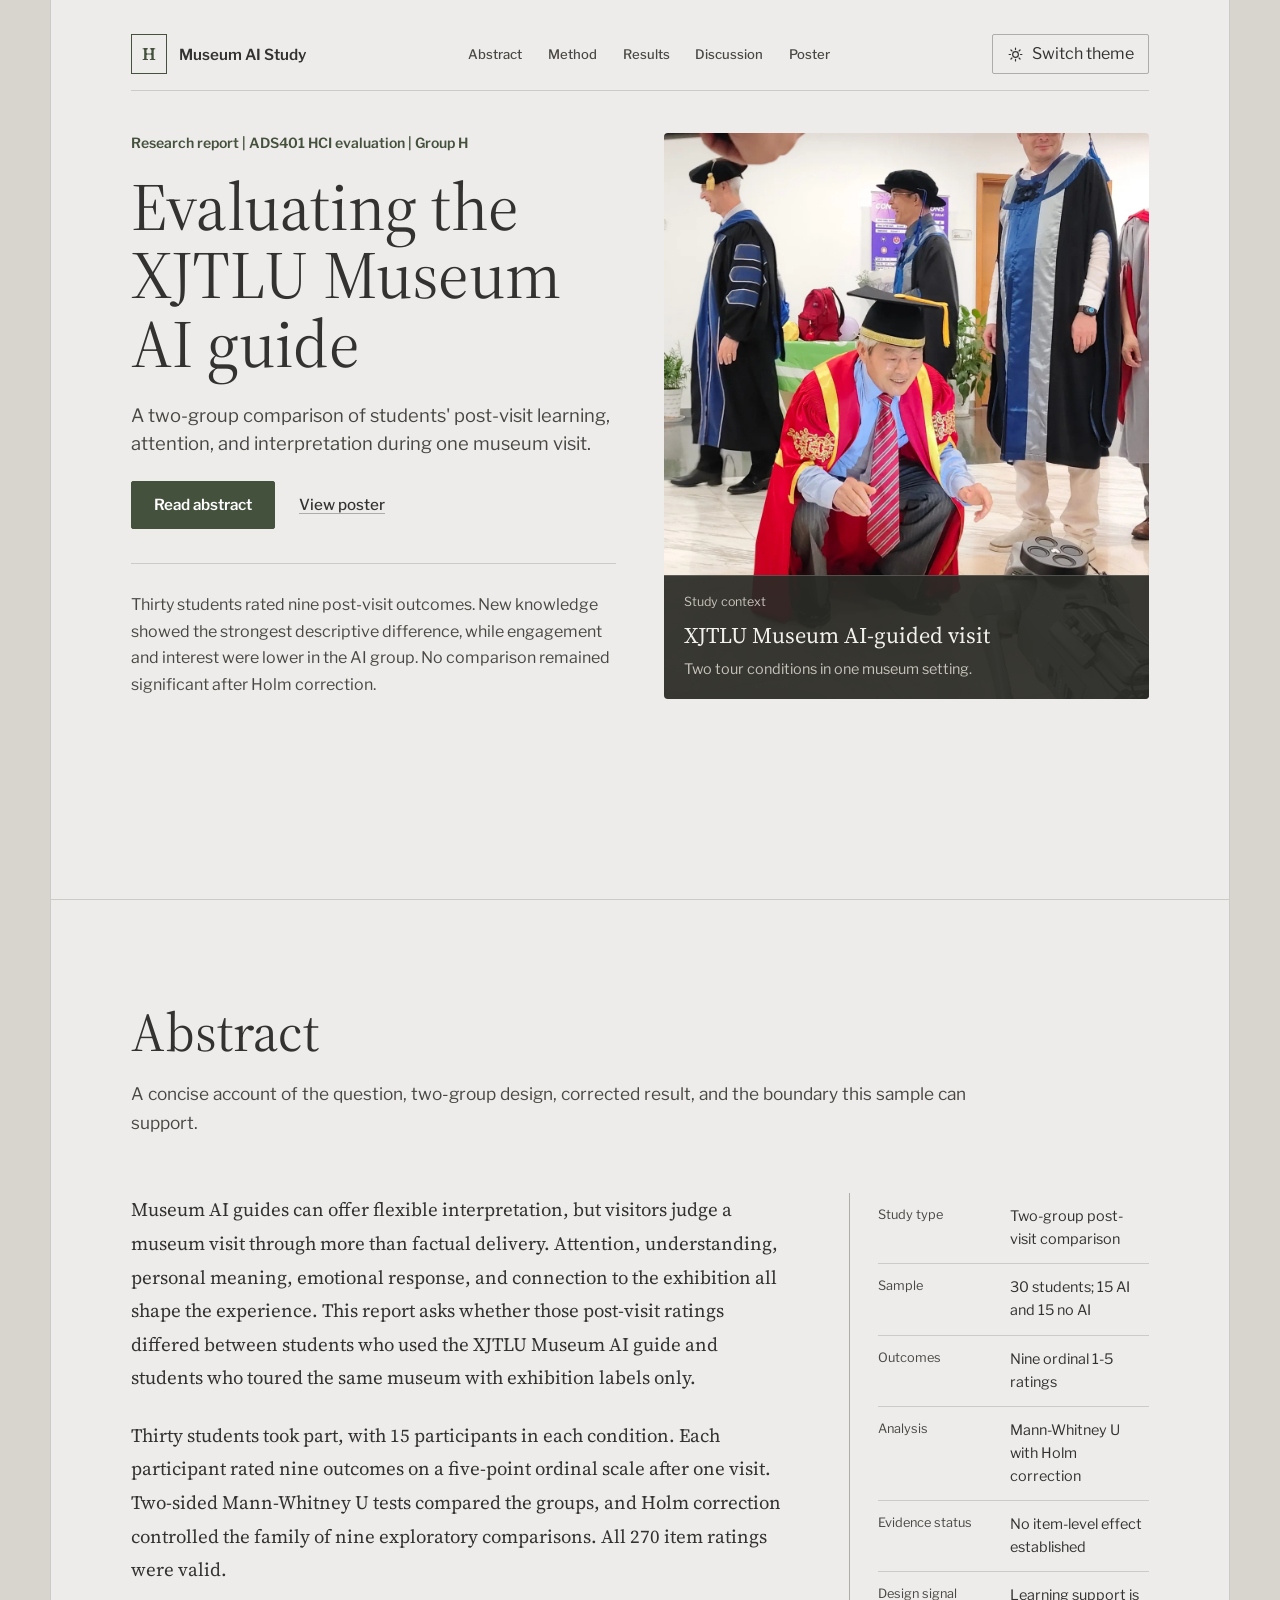
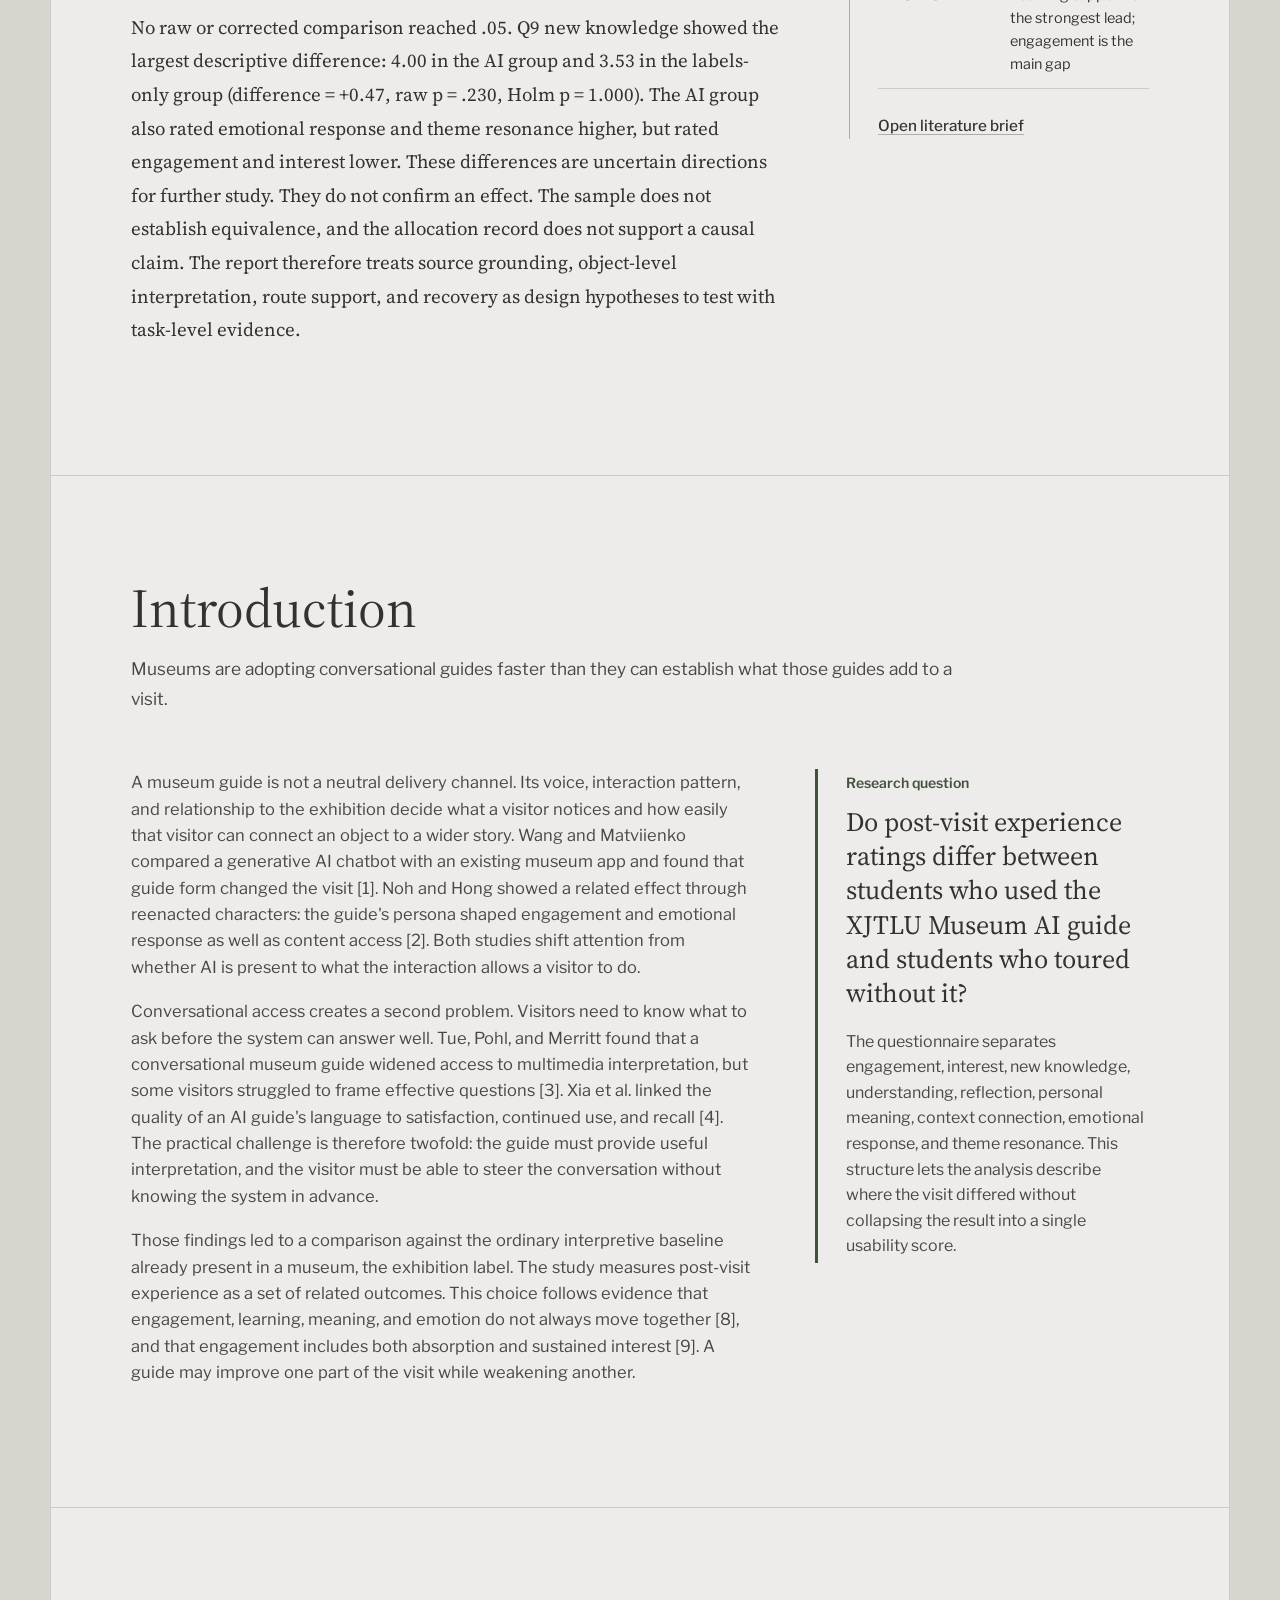
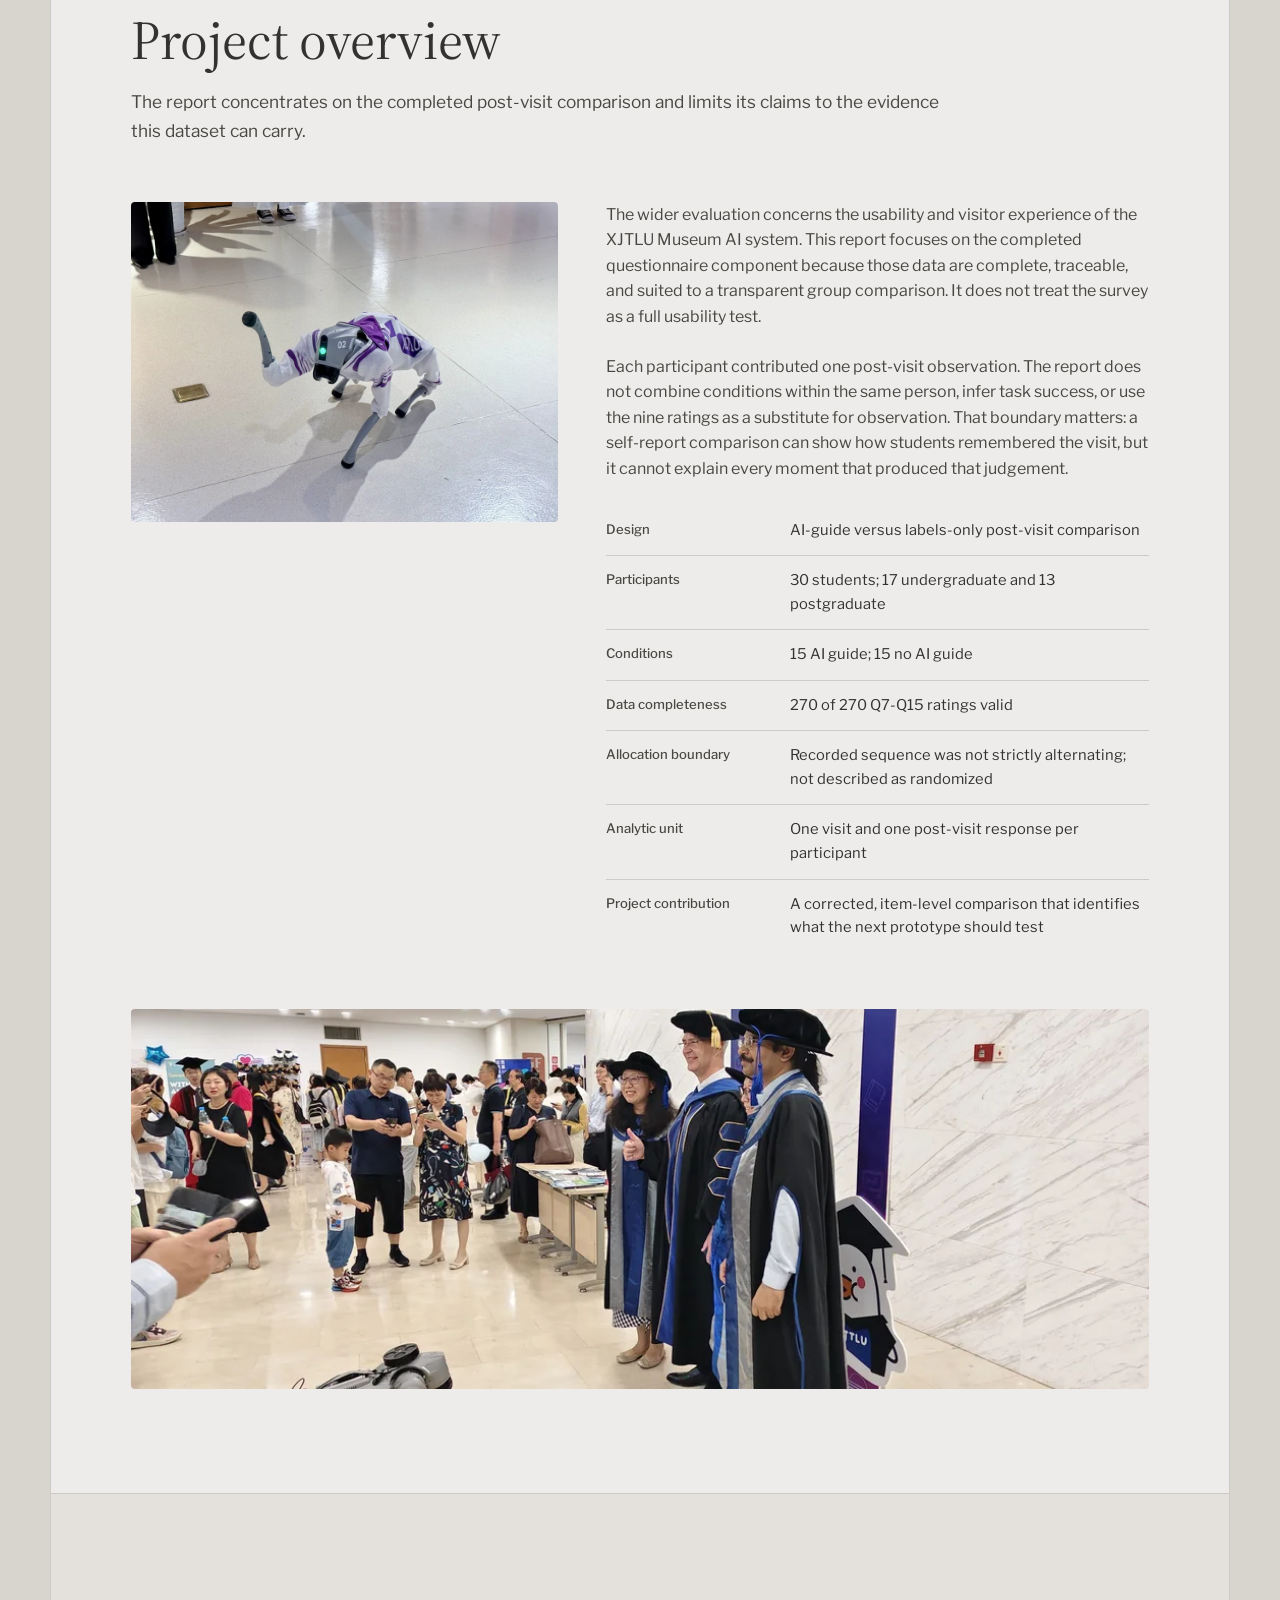
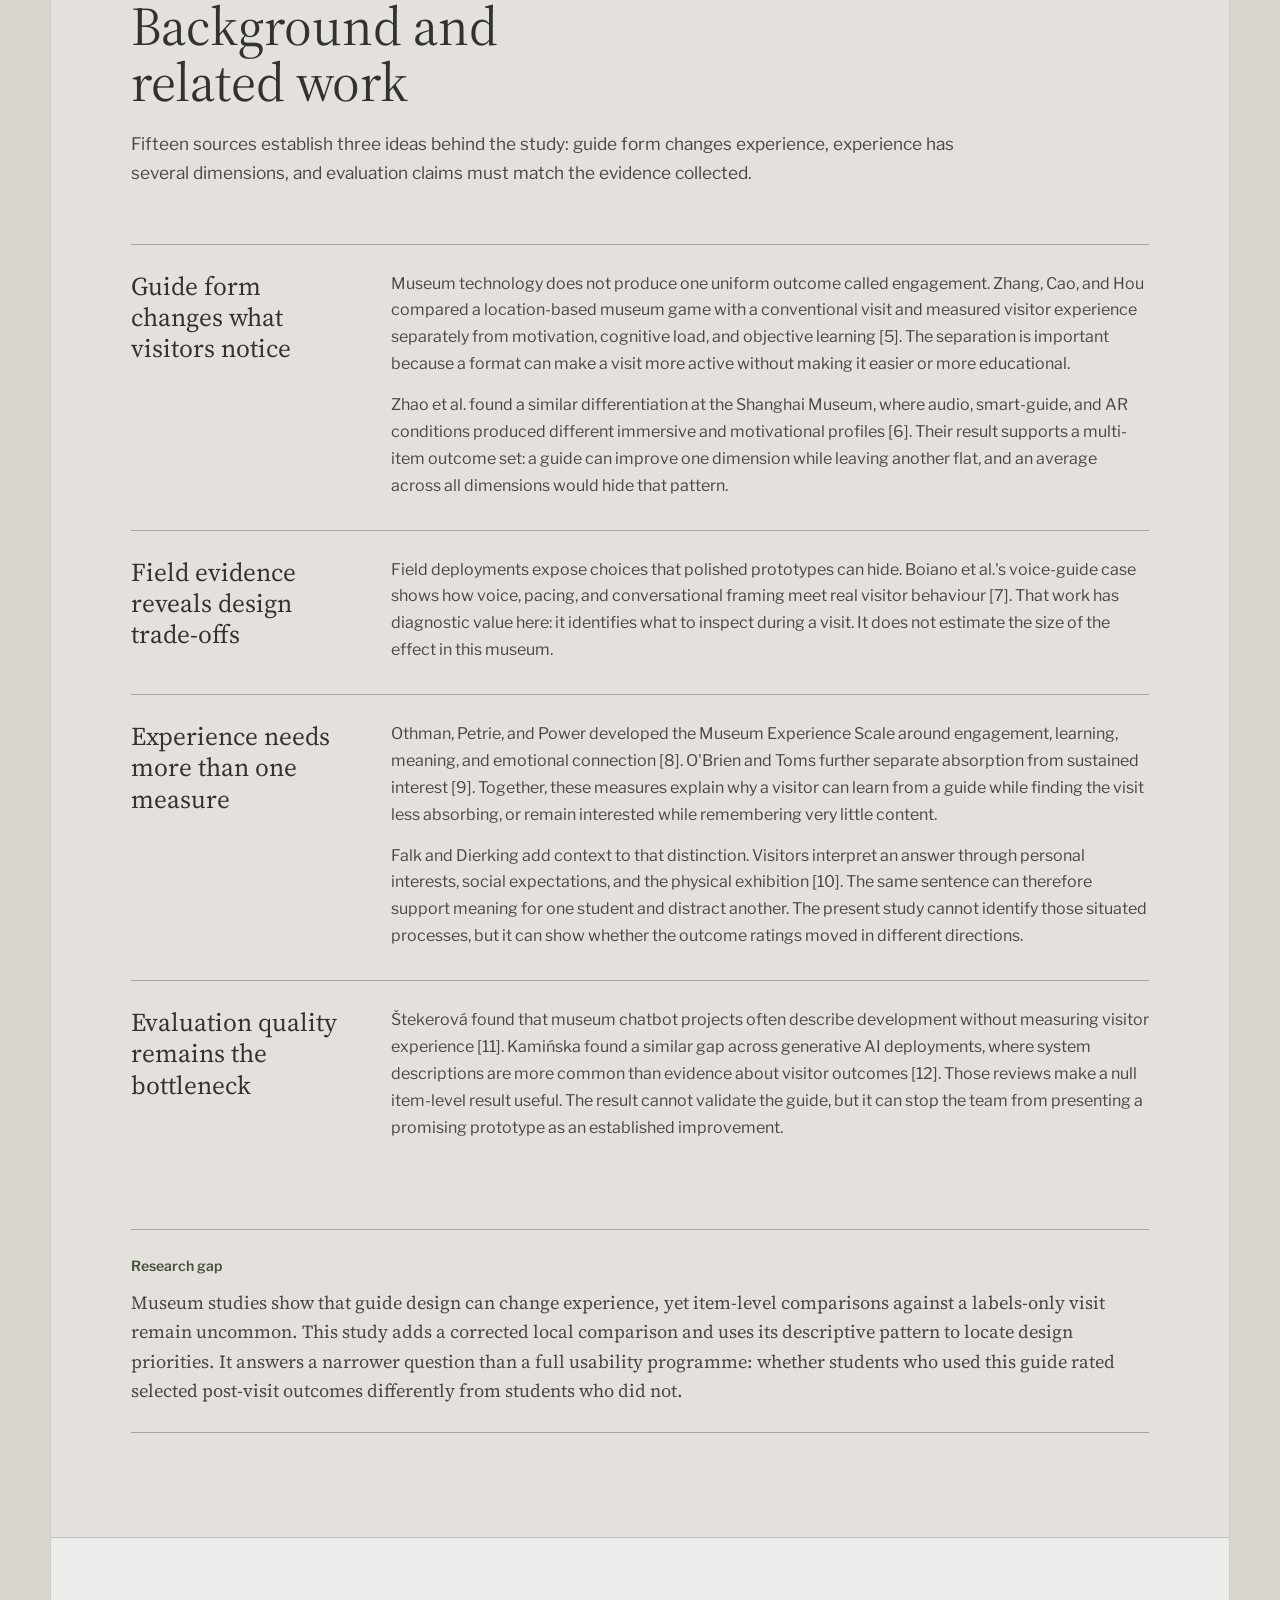
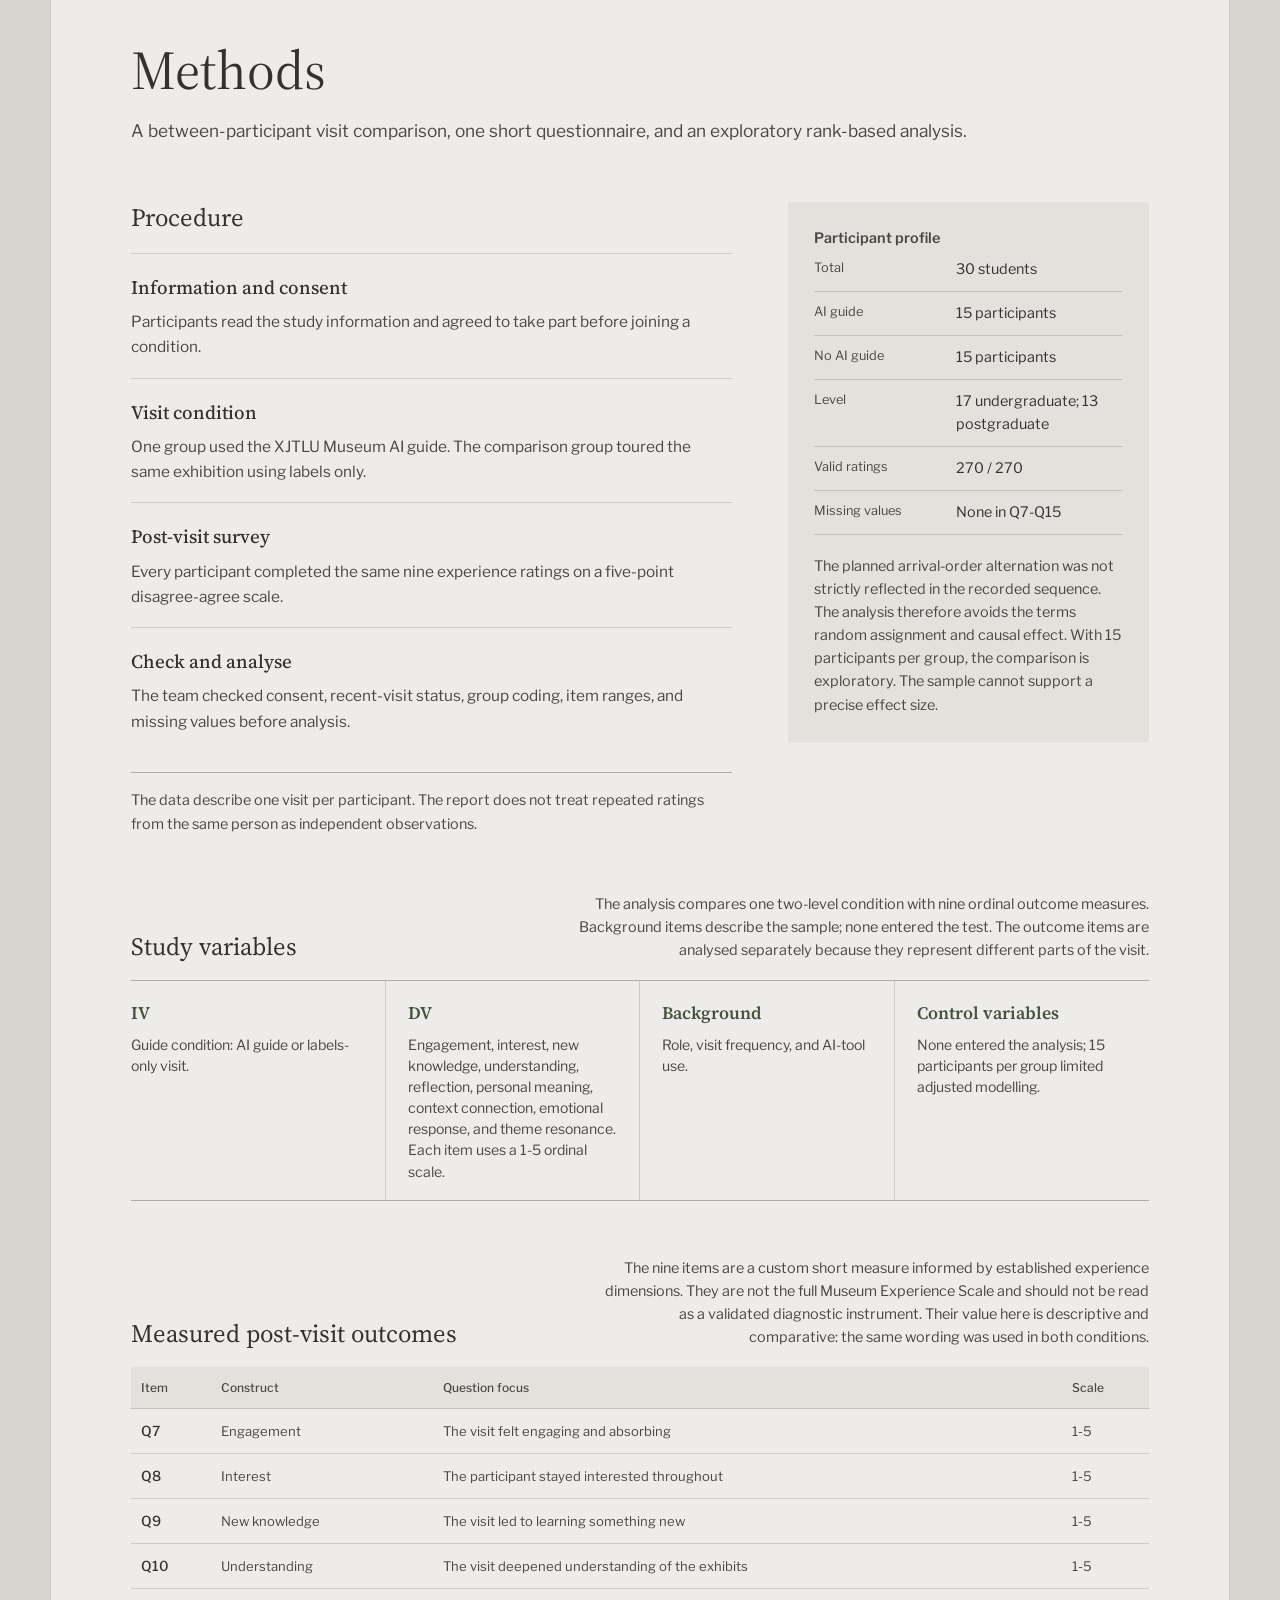
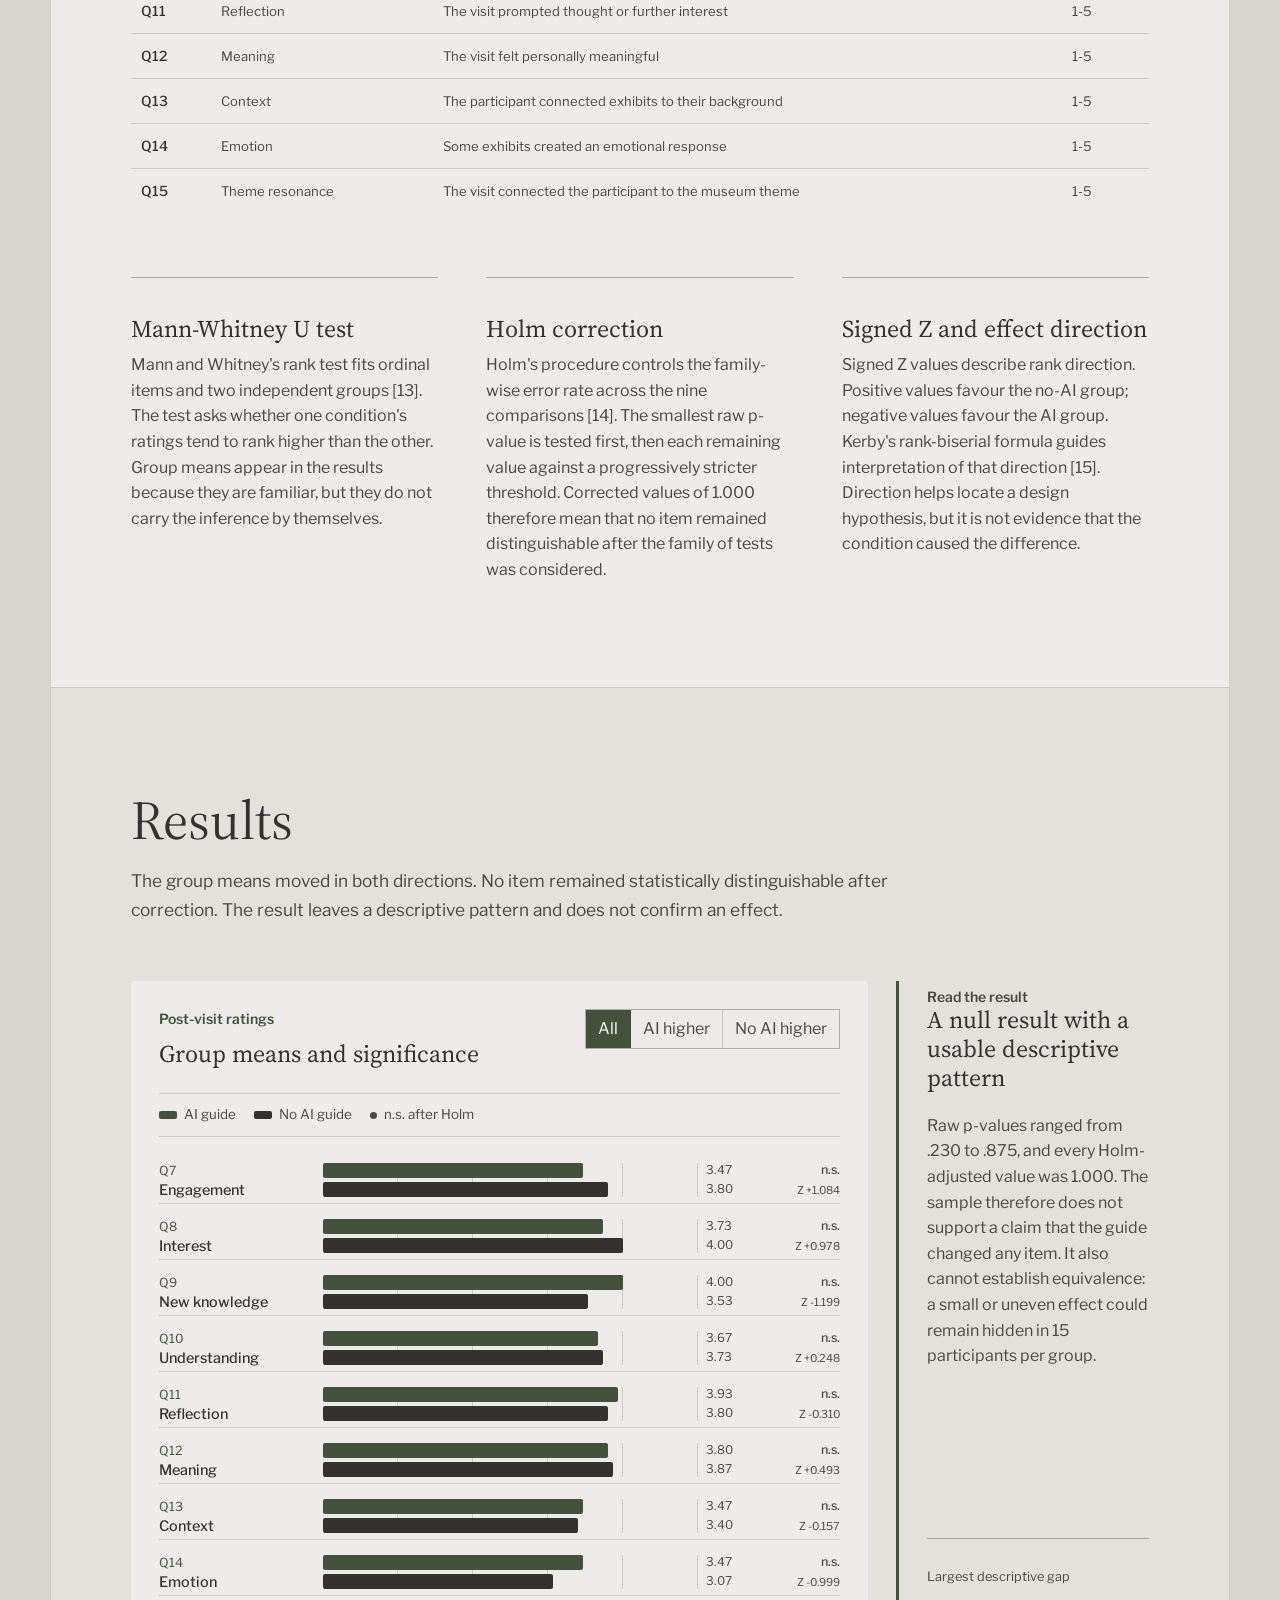
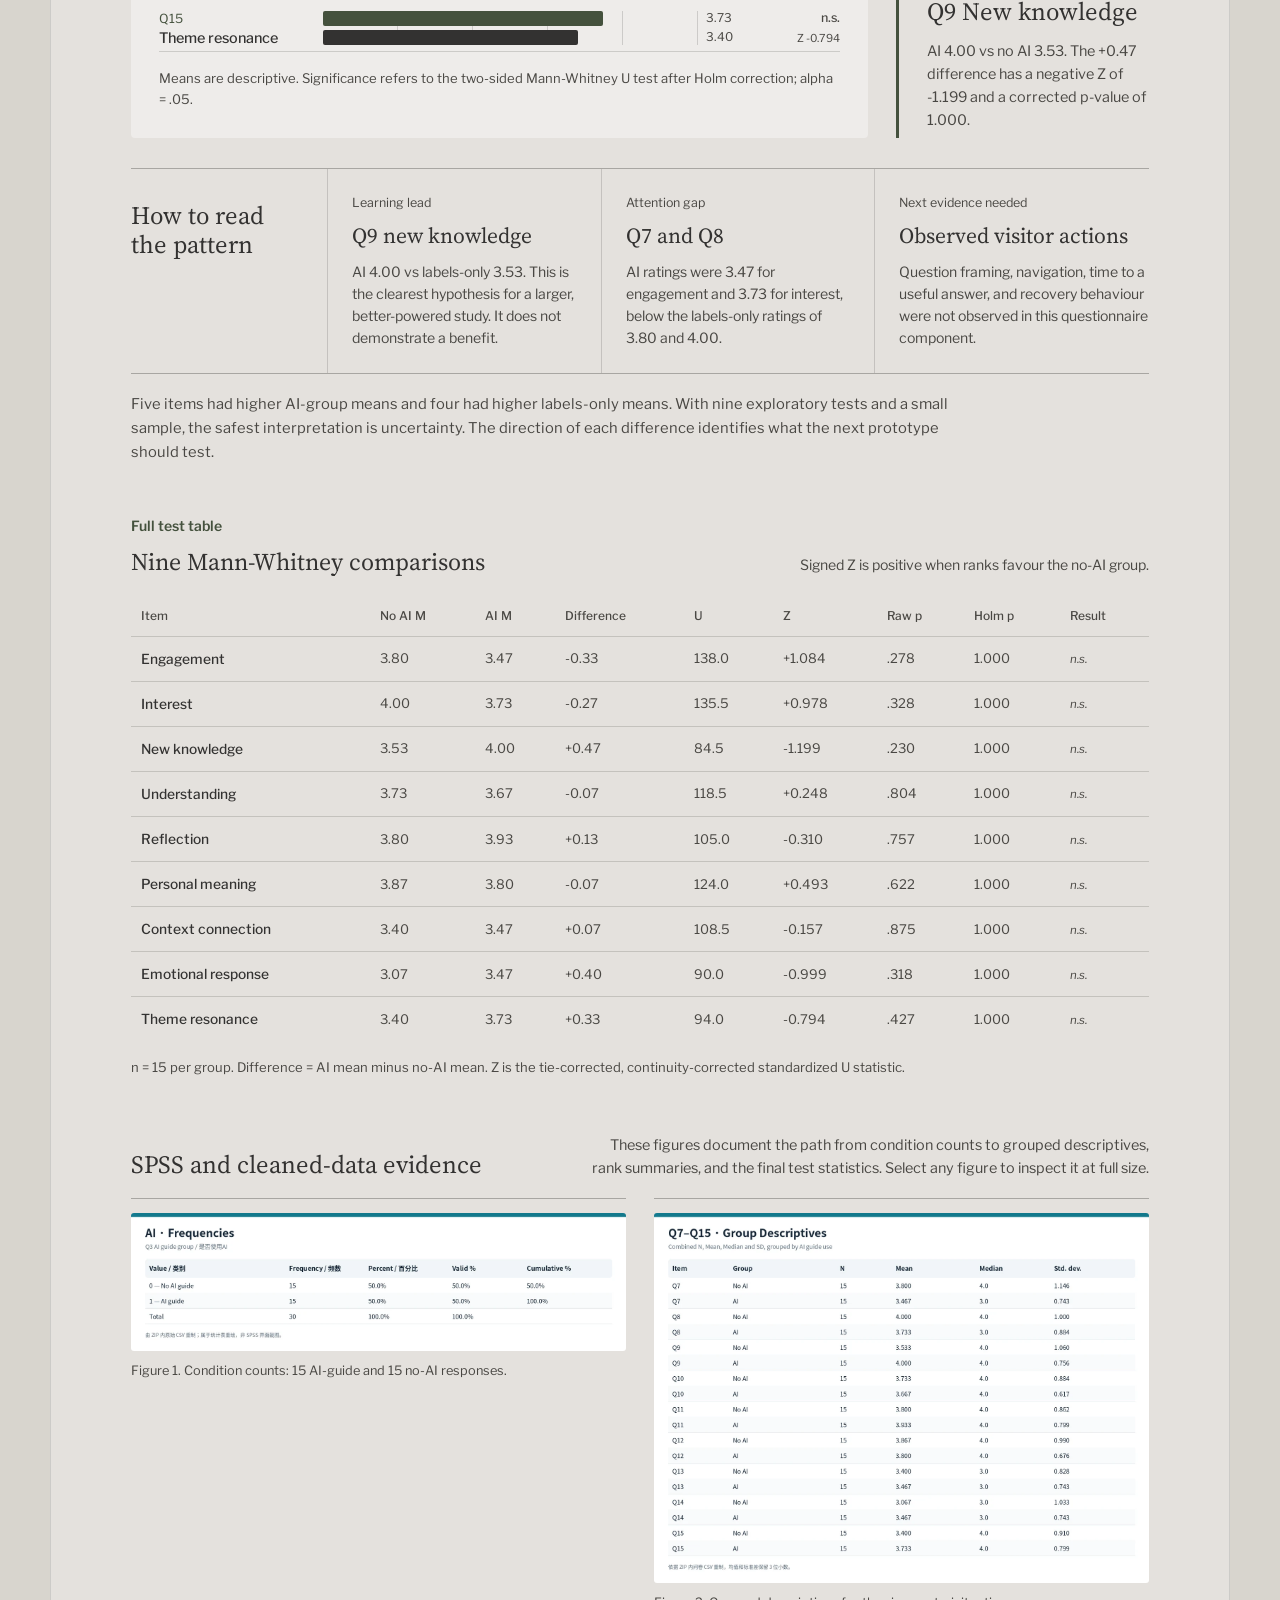
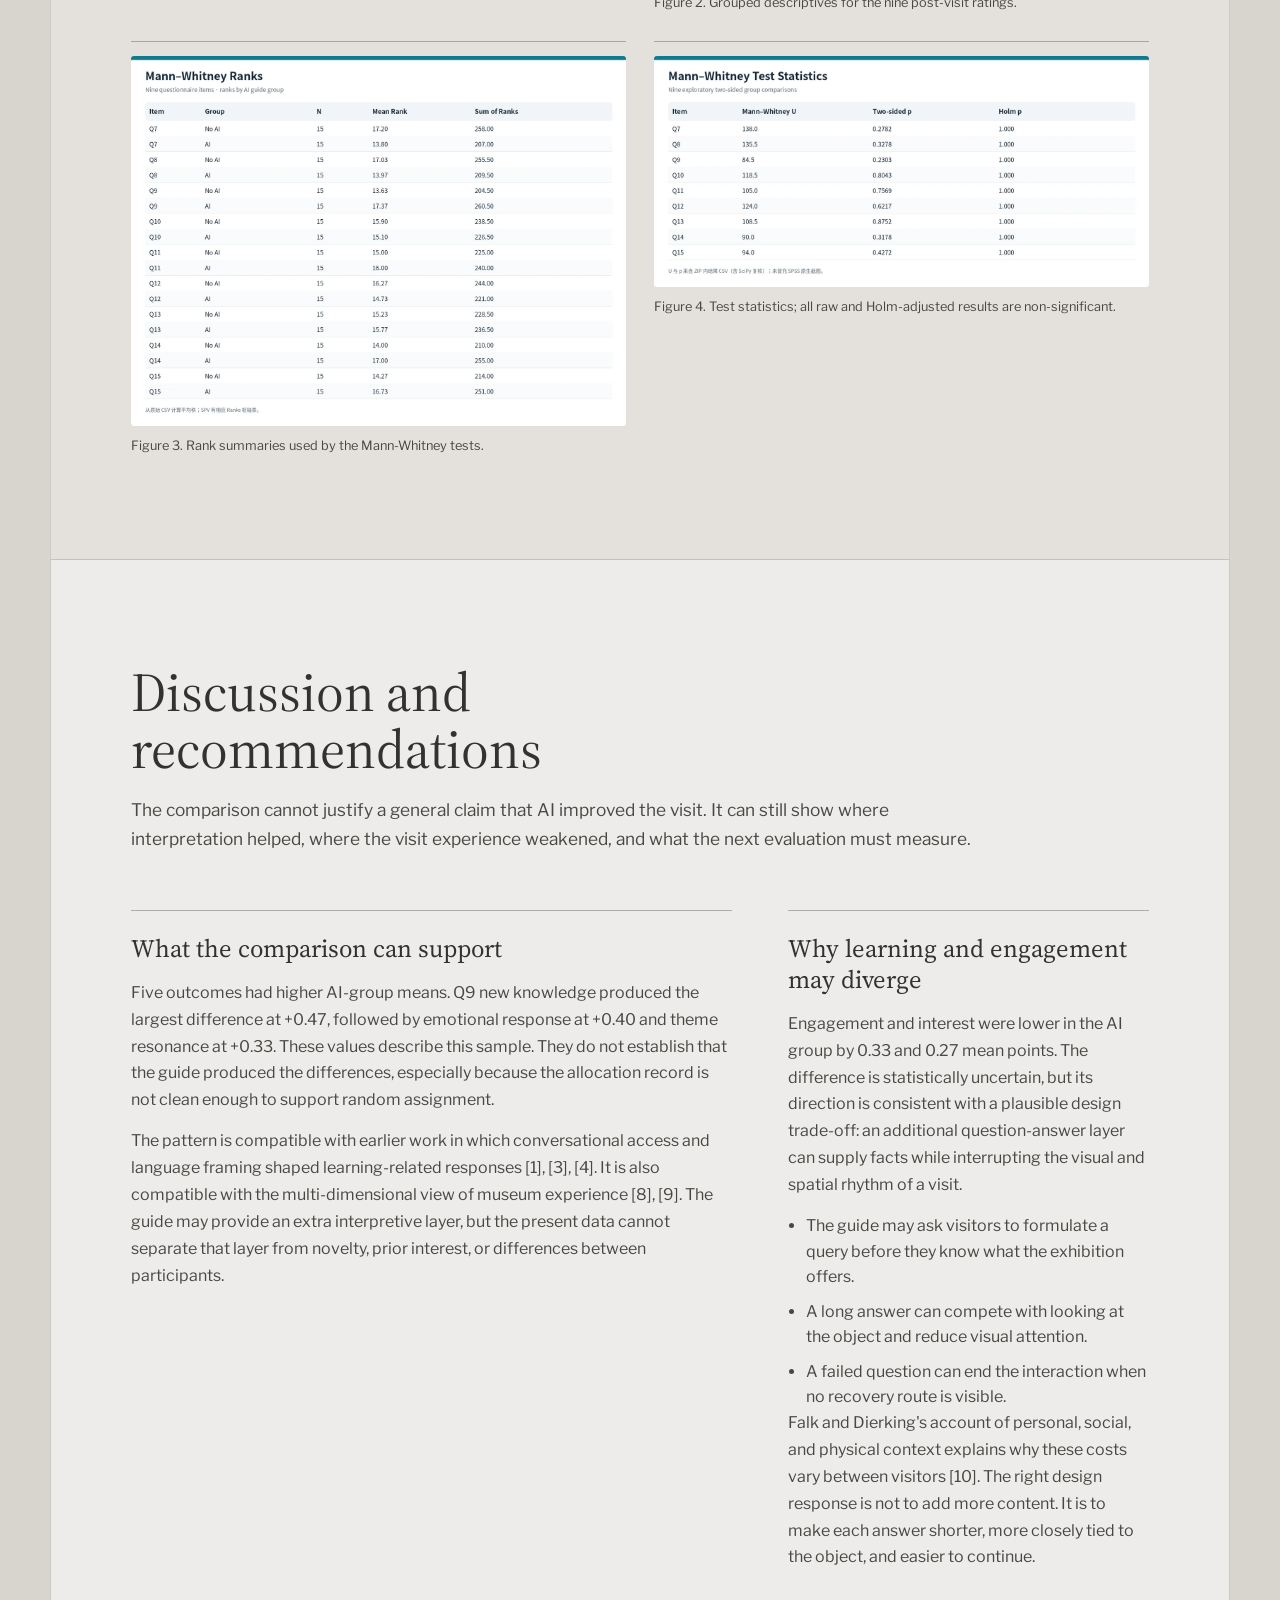
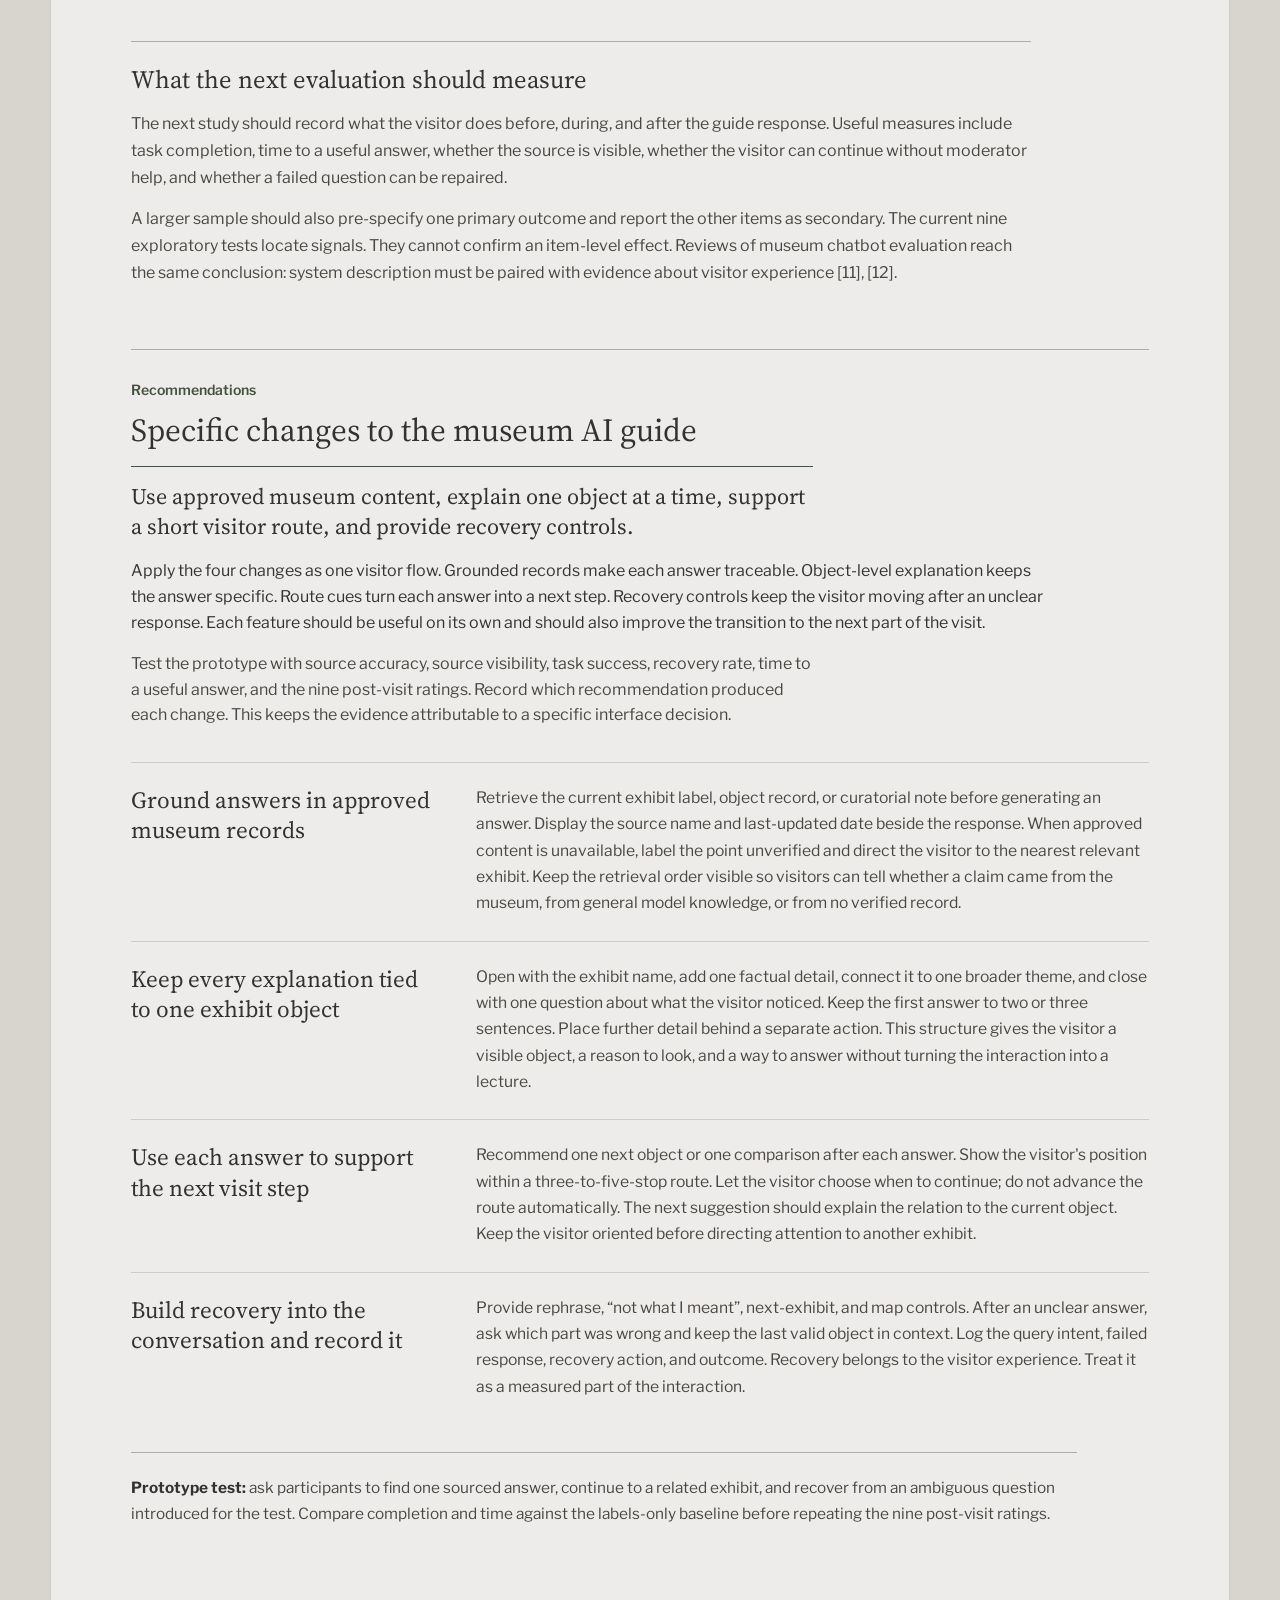
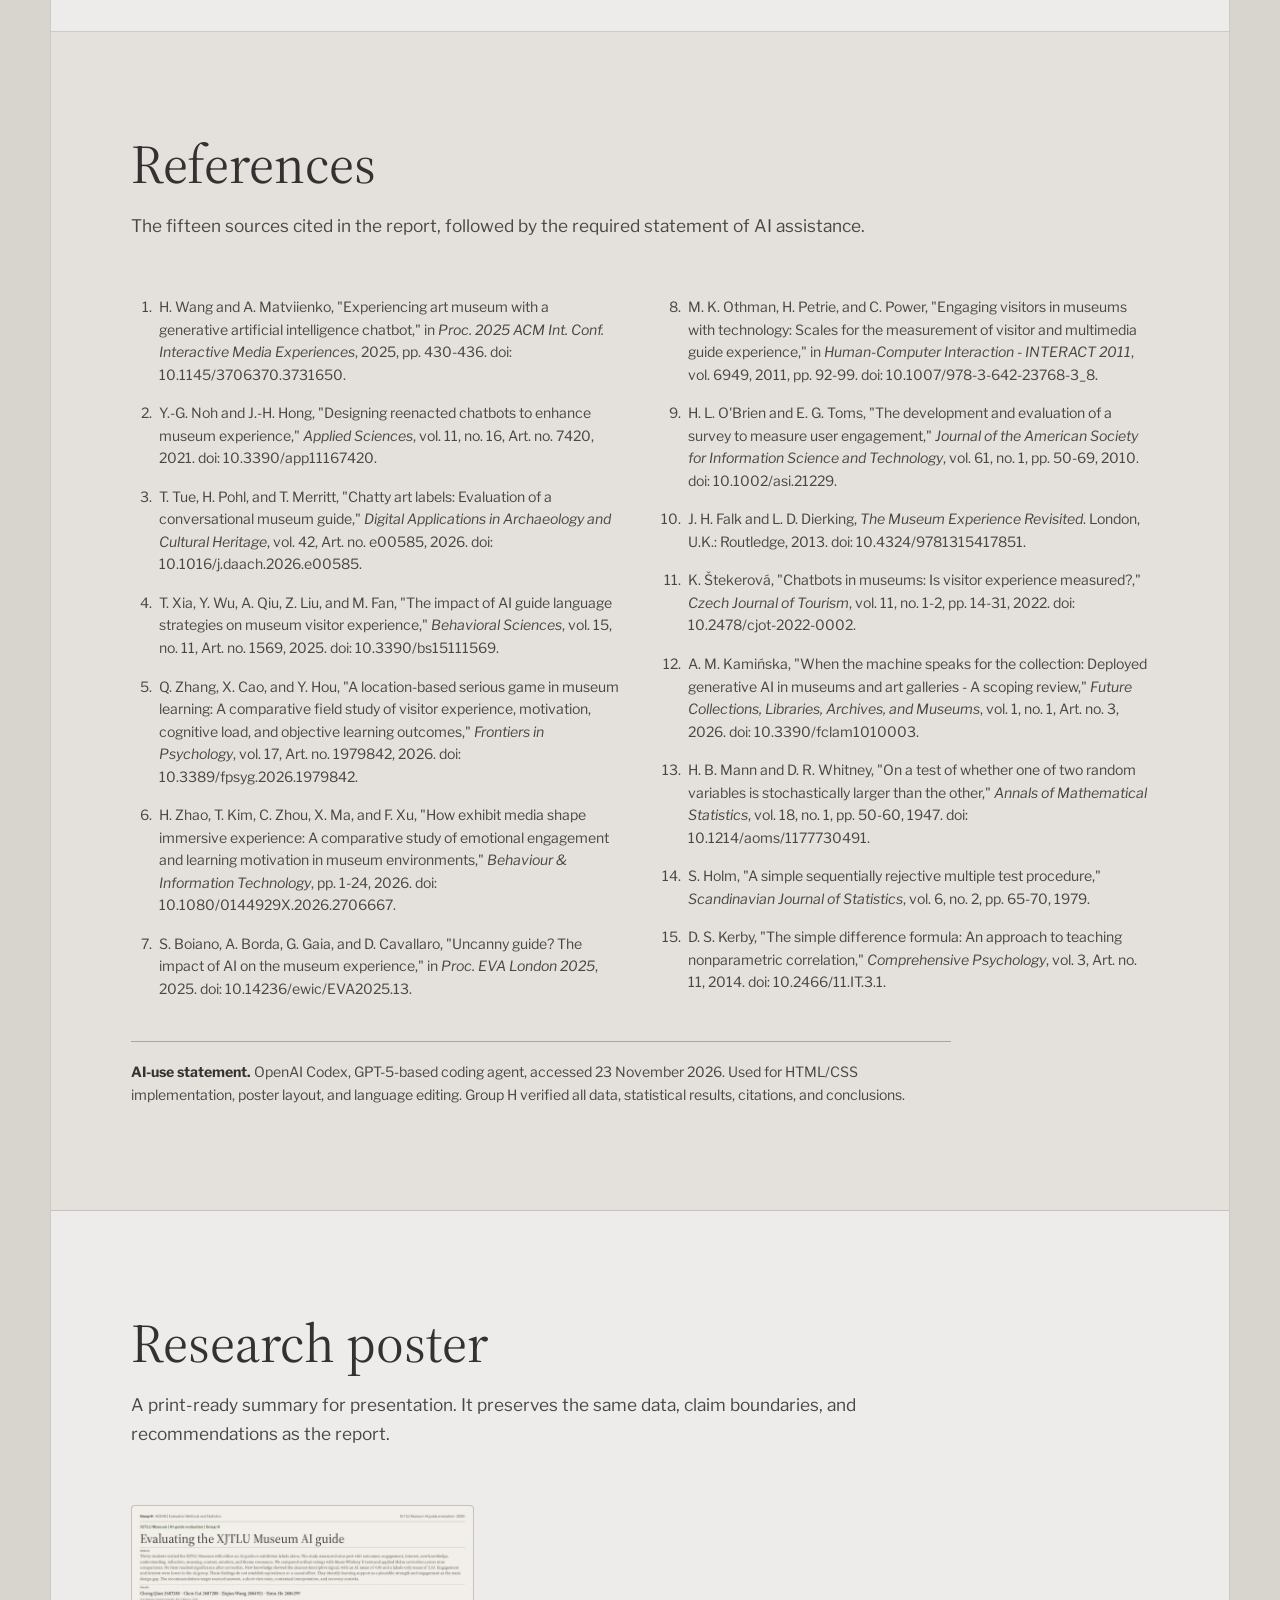
<file: index.html>
<!doctype html>
<html lang="en" data-theme="light" data-type="service" data-radius="soft" data-buttons="solid">
  <head>
    <meta charset="utf-8" />
    <meta name="viewport" content="width=device-width, initial-scale=1, viewport-fit=cover" />
    <meta name="page-type" content="service" />
    <meta name="site-kind" content="other" />
    <meta name="page-kind" content="service" />
    <meta
      name="description"
      content="A 30-student ADS401 evaluation of the XJTLU Museum AI guide, with literature, methods, corrected results, design recommendations, poster, and bilingual questionnaire."
    />
    <meta name="theme-color" content="#eeecea" />
    <meta property="og:title" content="Evaluating the XJTLU Museum AI Guide" />
    <meta
      property="og:description"
      content="A two-group evaluation of the XJTLU Museum AI guide, reported with literature, SPSS evidence, and a cautious discussion of the null item-level result."
    />
    <meta property="og:type" content="article" />
    <meta property="og:image" content="https://kinger-ai.github.io/assets/museum-ai-guide-hero.webp" />
    <meta name="twitter:card" content="summary_large_image" />
    <link rel="canonical" href="https://kinger-ai.github.io/" />
    <title>Evaluating the XJTLU Museum AI Guide | ADS401 Group H</title>
    <link rel="icon" href="./favicon.svg" type="image/svg+xml" />
    <link rel="preconnect" href="https://fonts.googleapis.com" />
    <link rel="preconnect" href="https://fonts.gstatic.com" crossorigin />
    <link
      href="https://fonts.googleapis.com/css2?family=Source+Serif+4:opsz,wght@8..60,400..700&family=Libre+Franklin:wght@400..600&display=swap"
      rel="stylesheet"
    />
    <script>
      document.documentElement.classList.add("js");
      window.setTimeout(() => document.documentElement.classList.add("m-enter-done"), 700);
    </script>
    <link rel="stylesheet" href="./report.css" />
    <script defer src="./report.js"></script>
  </head>
  <body>
    <a class="skip-link" href="#main">Skip to content</a>
    <main id="main">
      <section class="hero" id="top">
        <div class="wrap">
          <div class="report-masthead">
            <a class="brand" href="#top" aria-label="ADS401 Group H, back to top">
              <span class="brand-mark" aria-hidden="true">H</span>
              <span class="brand-text"><strong>Museum AI Study</strong></span>
            </a>
            <nav class="report-nav" aria-label="Report sections">
              <a href="#abstract">Abstract</a>
              <a href="#methods">Method</a>
              <a href="#results">Results</a>
              <a href="#discussion">Discussion</a>
              <a href="#poster">Poster</a>
            </nav>
            <button class="theme-button" id="theme-toggle" type="button" aria-label="Switch to dark theme" aria-pressed="false">
              <svg viewBox="0 0 24 24" fill="none" aria-hidden="true">
                <path d="M12 3v2M12 19v2M3 12h2M19 12h2M5.6 5.6 7 7M17 17l1.4 1.4M18.4 5.6 17 7M7 17l-1.4 1.4" />
                <circle cx="12" cy="12" r="4" />
              </svg>
              <span id="theme-label">Switch theme</span>
            </button>
          </div>

          <div class="hero-grid">
            <div class="hero-copy hero-text">
              <p class="eyebrow">Research report | ADS401 HCI evaluation | Group H</p>
              <h1>Evaluating the XJTLU Museum AI guide</h1>
              <p class="hero-lead">
                A two-group comparison of students' post-visit learning, attention, and
                interpretation during one museum visit.
              </p>
              <div class="hero-actions">
                <a class="button" href="#abstract">Read abstract</a>
                <a class="text-link" href="#poster">View poster</a>
              </div>
              <p class="hero-result-line">
                Thirty students rated nine post-visit outcomes. New knowledge showed the strongest
                descriptive difference, while engagement and interest were lower in the AI group.
                No comparison remained significant after Holm correction.
              </p>
            </div>

            <figure class="hero-media">
              <img
                src="./assets/museum-ai-guide-hero.webp"
                width="1200"
                height="1400"
                alt="The XJTLU Museum AI Dog tour project in the museum"
                fetchpriority="high"
              />
              <div class="media-note">
                <span>Study context</span>
                <strong>XJTLU Museum AI-guided visit</strong>
                <p>Two tour conditions in one museum setting.</p>
              </div>
            </figure>
          </div>
        </div>
      </section>

      <section class="section section--flow" id="abstract">
        <div class="wrap">
          <header class="paper-heading">
            <div>
              <h2>Abstract</h2>
              <p>
                A concise account of the question, two-group design, corrected result, and the
                boundary this sample can support.
              </p>
            </div>
          </header>

          <div class="abstract-layout">
            <article class="paper-abstract">
              <p>
                Museum AI guides can offer flexible interpretation, but visitors judge a museum
                visit through more than factual delivery. Attention, understanding, personal
                meaning, emotional response, and connection to the exhibition all shape the
                experience. This report asks whether those post-visit ratings differed between
                students who used the XJTLU Museum AI guide and students who toured the same museum
                with exhibition labels only.
              </p>
              <p>
                Thirty students took part, with 15 participants in each condition. Each participant
                rated nine outcomes on a five-point ordinal scale after one visit. Two-sided
                Mann-Whitney U tests compared the groups, and Holm correction controlled the family
                of nine exploratory comparisons. All 270 item ratings were valid.
              </p>
              <p>
                No raw or corrected comparison reached .05. Q9 new knowledge showed the largest
                descriptive difference: 4.00 in the AI group and 3.53 in the labels-only group
                (difference = +0.47, raw p = .230, Holm p = 1.000). The AI group also rated
                emotional response and theme resonance higher, but rated engagement and interest
                lower. These differences are uncertain directions for further study. They do not
                confirm an effect. The sample does not establish equivalence, and the allocation
                record does not support a causal claim. The report therefore treats source grounding,
                object-level interpretation, route support, and recovery as design hypotheses to
                test with task-level evidence.
              </p>
            </article>

            <aside class="abstract-meta">
              <dl>
                <div><dt>Study type</dt><dd>Two-group post-visit comparison</dd></div>
                <div><dt>Sample</dt><dd>30 students; 15 AI and 15 no AI</dd></div>
                <div><dt>Outcomes</dt><dd>Nine ordinal 1-5 ratings</dd></div>
                <div><dt>Analysis</dt><dd>Mann-Whitney U with Holm correction</dd></div>
                <div><dt>Evidence status</dt><dd>No item-level effect established</dd></div>
                <div><dt>Design signal</dt><dd>Learning support is the strongest lead; engagement is the main gap</dd></div>
              </dl>
              <a class="text-link" href="./ADS401_GroupH_Literature_Review.pdf">Open literature brief</a>
            </aside>
          </div>
        </div>
      </section>

      <section class="section section--flow" id="introduction">
        <div class="wrap">
          <header class="paper-heading">
            <div>
              <h2>Introduction</h2>
              <p>
                Museums are adopting conversational guides faster than they can establish what
                those guides add to a visit.
              </p>
            </div>
          </header>

          <div class="intro-grid">
            <div class="prose-column">
              <p>
                A museum guide is not a neutral delivery channel. Its voice, interaction pattern,
                and relationship to the exhibition decide what a visitor notices and how easily
                that visitor can connect an object to a wider story. Wang and Matviienko compared a
                generative AI chatbot with an existing museum app and found that guide form changed
                the visit [1]. Noh and Hong showed a related effect through reenacted characters:
                the guide's persona shaped engagement and emotional response as well as content
                access [2]. Both studies shift attention from whether AI is present to what the
                interaction allows a visitor to do.
              </p>
              <p>
                Conversational access creates a second problem. Visitors need to know what to ask
                before the system can answer well. Tue, Pohl, and Merritt found that a conversational
                museum guide widened access to multimedia interpretation, but some visitors
                struggled to frame effective questions [3]. Xia et al. linked the quality of an AI
                guide's language to satisfaction, continued use, and recall [4]. The practical
                challenge is therefore twofold: the guide must provide useful interpretation, and
                the visitor must be able to steer the conversation without knowing the system in
                advance.
              </p>
              <p>
                Those findings led to a comparison against the ordinary interpretive baseline
                already present in a museum, the exhibition label. The study measures post-visit
                experience as a set of related outcomes. This choice follows evidence that
                engagement, learning, meaning, and emotion do not always move together [8], and
                that engagement includes both absorption and sustained interest [9]. A guide may
                improve one part of the visit while weakening another.
              </p>
            </div>

            <aside class="question-callout">
              <p class="small-label">Research question</p>
              <h3>
                Do post-visit experience ratings differ between students who used the XJTLU Museum
                AI guide and students who toured without it?
              </h3>
              <p>
                The questionnaire separates engagement, interest, new knowledge, understanding,
                reflection, personal meaning, context connection, emotional response, and theme
                resonance. This structure lets the analysis describe where the visit differed
                without collapsing the result into a single usability score.
              </p>
            </aside>
          </div>
        </div>
      </section>

      <section class="section section--flow" id="overview">
        <div class="wrap">
          <header class="paper-heading">
            <div>
              <h2>Project overview</h2>
              <p>
                The report concentrates on the completed post-visit comparison and limits its
                claims to the evidence this dataset can carry.
              </p>
            </div>
          </header>

          <div class="overview-layout">
            <figure class="overview-image">
              <img
                src="./assets/museum-ai-guide-01.webp"
                width="1000"
                height="750"
                loading="lazy"
                alt="XJTLU Museum AI Dog tour project display"
              />
            </figure>

            <div class="overview-copy">
              <p>
                The wider evaluation concerns the usability and visitor experience of the XJTLU
                Museum AI system. This report focuses on the completed questionnaire component
                because those data are complete, traceable, and suited to a transparent group
                comparison. It does not treat the survey as a full usability test.
              </p>
              <p>
                Each participant contributed one post-visit observation. The report does not combine
                conditions within the same person, infer task success, or use the nine ratings as a
                substitute for observation. That boundary matters: a self-report comparison can
                show how students remembered the visit, but it cannot explain every moment that
                produced that judgement.
              </p>
              <table class="profile-table">
                <tbody>
                  <tr><th scope="row">Design</th><td>AI-guide versus labels-only post-visit comparison</td></tr>
                  <tr><th scope="row">Participants</th><td>30 students; 17 undergraduate and 13 postgraduate</td></tr>
                  <tr><th scope="row">Conditions</th><td>15 AI guide; 15 no AI guide</td></tr>
                  <tr><th scope="row">Data completeness</th><td>270 of 270 Q7-Q15 ratings valid</td></tr>
                  <tr><th scope="row">Allocation boundary</th><td>Recorded sequence was not strictly alternating; not described as randomized</td></tr>
                  <tr><th scope="row">Analytic unit</th><td>One visit and one post-visit response per participant</td></tr>
                  <tr><th scope="row">Project contribution</th><td>A corrected, item-level comparison that identifies what the next prototype should test</td></tr>
                </tbody>
              </table>
            </div>
          </div>

          <figure class="wide-context-image">
            <img
              src="./assets/museum-ai-guide-02.webp"
              width="1000"
              height="750"
              loading="lazy"
              alt="XJTLU Museum AI-supported visitor experience"
            />
          </figure>
        </div>
      </section>

      <section class="section section--flow section--surface" id="background">
        <div class="wrap">
          <header class="paper-heading">
            <div>
              <h2>Background and related work</h2>
              <p>
                Fifteen sources establish three ideas behind the study: guide form changes
                experience, experience has several dimensions, and evaluation claims must match
                the evidence collected.
              </p>
            </div>
          </header>

          <div class="literature-grid">
            <article class="literature-card">
              <h3>Guide form changes what visitors notice</h3>
              <p>
                Museum technology does not produce one uniform outcome called engagement. Zhang,
                Cao, and Hou compared a location-based museum game with a conventional visit and
                measured visitor experience separately from motivation, cognitive load, and
                objective learning [5]. The separation is important because a format can make a
                visit more active without making it easier or more educational.
              </p>
              <p>
                Zhao et al. found a similar differentiation at the Shanghai Museum, where audio,
                smart-guide, and AR conditions produced different immersive and motivational
                profiles [6]. Their result supports a multi-item outcome set: a guide can improve
                one dimension while leaving another flat, and an average across all dimensions
                would hide that pattern.
              </p>
            </article>

            <article class="literature-card">
              <h3>Field evidence reveals design trade-offs</h3>
              <p>
                Field deployments expose choices that polished prototypes can hide. Boiano et al.'s
                voice-guide case shows how voice, pacing, and conversational framing meet real
                visitor behaviour [7]. That work has diagnostic value here: it identifies what to
                inspect during a visit. It does not estimate the size of the effect in this museum.
              </p>
            </article>

            <article class="literature-card">
              <h3>Experience needs more than one measure</h3>
              <p>
                Othman, Petrie, and Power developed the Museum Experience Scale around engagement,
                learning, meaning, and emotional connection [8]. O'Brien and Toms further separate
                absorption from sustained interest [9]. Together, these measures explain why a
                visitor can learn from a guide while finding the visit less absorbing, or remain
                interested while remembering very little content.
              </p>
              <p>
                Falk and Dierking add context to that distinction. Visitors interpret an answer
                through personal interests, social expectations, and the physical exhibition [10].
                The same sentence can therefore support meaning for one student and distract
                another. The present study cannot identify those situated processes, but it can show
                whether the outcome ratings moved in different directions.
              </p>
            </article>

            <article class="literature-card">
              <h3>Evaluation quality remains the bottleneck</h3>
              <p>
                Štekerová found that museum chatbot projects often describe development without
                measuring visitor experience [11]. Kamińska found a similar gap across generative AI
                deployments, where system descriptions are more common than evidence about visitor
                outcomes [12]. Those reviews make a null item-level result useful. The result cannot
                validate the guide, but it can stop the team from presenting a promising prototype
                as an established improvement.
              </p>
            </article>
          </div>

          <aside class="research-gap">
            <p class="small-label">Research gap</p>
            <p>
              Museum studies show that guide design can change experience, yet item-level
              comparisons against a labels-only visit remain uncommon. This study adds a corrected
              local comparison and uses its descriptive pattern to locate design priorities. It
              answers a narrower question than a full usability programme: whether students who
              used this guide rated selected post-visit outcomes differently from students who did
              not.
            </p>
          </aside>
        </div>
      </section>

      <section class="section section--flow" id="methods">
        <div class="wrap">
          <header class="paper-heading">
            <div>
              <h2>Methods</h2>
              <p>
                A between-participant visit comparison, one short questionnaire, and an
                exploratory rank-based analysis.
              </p>
            </div>
          </header>

          <div class="method-top">
            <div>
              <h3>Procedure</h3>
              <ol class="study-steps method-steps">
                <li><div><strong>Information and consent</strong><p>Participants read the study information and agreed to take part before joining a condition.</p></div></li>
                <li><div><strong>Visit condition</strong><p>One group used the XJTLU Museum AI guide. The comparison group toured the same exhibition using labels only.</p></div></li>
                <li><div><strong>Post-visit survey</strong><p>Every participant completed the same nine experience ratings on a five-point disagree-agree scale.</p></div></li>
                <li><div><strong>Check and analyse</strong><p>The team checked consent, recent-visit status, group coding, item ranges, and missing values before analysis.</p></div></li>
              </ol>
              <p class="method-caption">
                The data describe one visit per participant. The report does not treat repeated
                ratings from the same person as independent observations.
              </p>
            </div>

            <aside class="method-profile">
              <p class="small-label">Participant profile</p>
              <dl>
                <div><dt>Total</dt><dd>30 students</dd></div>
                <div><dt>AI guide</dt><dd>15 participants</dd></div>
                <div><dt>No AI guide</dt><dd>15 participants</dd></div>
                <div><dt>Level</dt><dd>17 undergraduate; 13 postgraduate</dd></div>
                <div><dt>Valid ratings</dt><dd>270 / 270</dd></div>
                <div><dt>Missing values</dt><dd>None in Q7-Q15</dd></div>
              </dl>
              <p>
                The planned arrival-order alternation was not strictly reflected in the recorded
                sequence. The analysis therefore avoids the terms random assignment and causal
                effect. With 15 participants per group, the comparison is exploratory. The sample
                cannot support a precise effect size.
              </p>
            </aside>
          </div>

          <div class="variable-block">
            <div class="variable-heading">
              <h3>Study variables</h3>
              <p>
                The analysis compares one two-level condition with nine ordinal outcome measures.
                Background items describe the sample; none entered the test. The outcome items are
                analysed separately because they represent different parts of the visit.
              </p>
            </div>
            <dl class="variable-grid">
              <div><dt>IV</dt><dd>Guide condition: AI guide or labels-only visit.</dd></div>
              <div><dt>DV</dt><dd>Engagement, interest, new knowledge, understanding, reflection, personal meaning, context connection, emotional response, and theme resonance. Each item uses a 1-5 ordinal scale.</dd></div>
              <div><dt>Background</dt><dd>Role, visit frequency, and AI-tool use.</dd></div>
              <div><dt>Control variables</dt><dd>None entered the analysis; 15 participants per group limited adjusted modelling.</dd></div>
            </dl>
          </div>

          <div class="measure-block">
            <div class="measure-heading">
              <h3>Measured post-visit outcomes</h3>
              <p>
                The nine items are a custom short measure informed by established experience
                dimensions. They are not the full Museum Experience Scale and should not be read as
                a validated diagnostic instrument. Their value here is descriptive and comparative:
                the same wording was used in both conditions.
              </p>
            </div>
            <div class="table-wrap measure-table-wrap">
              <table class="measure-table">
                <thead>
                  <tr><th scope="col">Item</th><th scope="col">Construct</th><th scope="col">Question focus</th><th scope="col">Scale</th></tr>
                </thead>
                <tbody>
                  <tr><th scope="row">Q7</th><td>Engagement</td><td>The visit felt engaging and absorbing</td><td>1-5</td></tr>
                  <tr><th scope="row">Q8</th><td>Interest</td><td>The participant stayed interested throughout</td><td>1-5</td></tr>
                  <tr><th scope="row">Q9</th><td>New knowledge</td><td>The visit led to learning something new</td><td>1-5</td></tr>
                  <tr><th scope="row">Q10</th><td>Understanding</td><td>The visit deepened understanding of the exhibits</td><td>1-5</td></tr>
                  <tr><th scope="row">Q11</th><td>Reflection</td><td>The visit prompted thought or further interest</td><td>1-5</td></tr>
                  <tr><th scope="row">Q12</th><td>Meaning</td><td>The visit felt personally meaningful</td><td>1-5</td></tr>
                  <tr><th scope="row">Q13</th><td>Context</td><td>The participant connected exhibits to their background</td><td>1-5</td></tr>
                  <tr><th scope="row">Q14</th><td>Emotion</td><td>Some exhibits created an emotional response</td><td>1-5</td></tr>
                  <tr><th scope="row">Q15</th><td>Theme resonance</td><td>The visit connected the participant to the museum theme</td><td>1-5</td></tr>
                </tbody>
              </table>
            </div>
          </div>

          <div class="method-notes">
            <article>
              <h3>Mann-Whitney U test</h3>
              <p>
                Mann and Whitney's rank test fits ordinal items and two independent groups [13].
                The test asks whether one condition's ratings tend to rank higher than the other.
                Group means appear in the results because they are familiar, but they do not carry
                the inference by themselves.
              </p>
            </article>
            <article>
              <h3>Holm correction</h3>
              <p>
                Holm's procedure controls the family-wise error rate across the nine comparisons
                [14]. The smallest raw p-value is tested first, then each remaining value against a
                progressively stricter threshold. Corrected values of 1.000 therefore mean that no
                item remained distinguishable after the family of tests was considered.
              </p>
            </article>
            <article>
              <h3>Signed Z and effect direction</h3>
              <p>
                Signed Z values describe rank direction. Positive values favour the no-AI group;
                negative values favour the AI group. Kerby's rank-biserial formula guides
                interpretation of that direction [15]. Direction helps locate a design hypothesis,
                but it is not evidence that the condition caused the difference.
              </p>
            </article>
          </div>
        </div>
      </section>

      <section class="section section--flow evidence-section" id="results">
        <div class="wrap">
          <header class="paper-heading">
            <div>
              <h2>Results</h2>
              <p>
                The group means moved in both directions. No item remained statistically
                distinguishable after correction. The result leaves a descriptive pattern and does
                not confirm an effect.
              </p>
            </div>
          </header>

          <div class="result-layout">
            <article class="chart-panel" aria-labelledby="chart-title">
              <div class="chart-toolbar">
                <div>
                  <p class="small-label">Post-visit ratings</p>
                  <h3 id="chart-title">Group means and significance</h3>
                </div>
                <div class="filter-group" aria-label="Filter chart results">
                  <button type="button" class="filter-button is-active" data-filter="all" aria-pressed="true">All</button>
                  <button type="button" class="filter-button" data-filter="ai" aria-pressed="false">AI higher</button>
                  <button type="button" class="filter-button" data-filter="noai" aria-pressed="false">No AI higher</button>
                </div>
              </div>

              <div class="chart-legend" aria-hidden="true">
                <span><i class="legend-swatch ai"></i>AI guide</span>
                <span><i class="legend-swatch noai"></i>No AI guide</span>
                <span><i class="legend-dot"></i>n.s. after Holm</span>
              </div>

              <div class="bar-chart" id="bar-chart" role="img" aria-label="Grouped mean ratings for Q7 to Q15. Every Mann-Whitney comparison is not significant after Holm correction.">
                <div class="bar-row" data-direction="noai"><div class="bar-name"><span>Q7</span><strong>Engagement</strong></div><div class="bar-track"><span class="bar-value ai-value">3.47</span><span class="bar-fill bar-fill-ai" style="--value: 69.3%"></span><span class="bar-value noai-value">3.80</span><span class="bar-fill bar-fill-noai" style="--value: 76.0%"></span></div><span class="sig-label"><b>n.s.</b><em>Z +1.084</em></span></div>
                <div class="bar-row" data-direction="noai"><div class="bar-name"><span>Q8</span><strong>Interest</strong></div><div class="bar-track"><span class="bar-value ai-value">3.73</span><span class="bar-fill bar-fill-ai" style="--value: 74.7%"></span><span class="bar-value noai-value">4.00</span><span class="bar-fill bar-fill-noai" style="--value: 80.0%"></span></div><span class="sig-label"><b>n.s.</b><em>Z +0.978</em></span></div>
                <div class="bar-row" data-direction="ai"><div class="bar-name"><span>Q9</span><strong>New knowledge</strong></div><div class="bar-track"><span class="bar-value ai-value">4.00</span><span class="bar-fill bar-fill-ai" style="--value: 80.0%"></span><span class="bar-value noai-value">3.53</span><span class="bar-fill bar-fill-noai" style="--value: 70.7%"></span></div><span class="sig-label"><b>n.s.</b><em>Z -1.199</em></span></div>
                <div class="bar-row" data-direction="noai"><div class="bar-name"><span>Q10</span><strong>Understanding</strong></div><div class="bar-track"><span class="bar-value ai-value">3.67</span><span class="bar-fill bar-fill-ai" style="--value: 73.3%"></span><span class="bar-value noai-value">3.73</span><span class="bar-fill bar-fill-noai" style="--value: 74.7%"></span></div><span class="sig-label"><b>n.s.</b><em>Z +0.248</em></span></div>
                <div class="bar-row" data-direction="ai"><div class="bar-name"><span>Q11</span><strong>Reflection</strong></div><div class="bar-track"><span class="bar-value ai-value">3.93</span><span class="bar-fill bar-fill-ai" style="--value: 78.7%"></span><span class="bar-value noai-value">3.80</span><span class="bar-fill bar-fill-noai" style="--value: 76.0%"></span></div><span class="sig-label"><b>n.s.</b><em>Z -0.310</em></span></div>
                <div class="bar-row" data-direction="noai"><div class="bar-name"><span>Q12</span><strong>Meaning</strong></div><div class="bar-track"><span class="bar-value ai-value">3.80</span><span class="bar-fill bar-fill-ai" style="--value: 76.0%"></span><span class="bar-value noai-value">3.87</span><span class="bar-fill bar-fill-noai" style="--value: 77.3%"></span></div><span class="sig-label"><b>n.s.</b><em>Z +0.493</em></span></div>
                <div class="bar-row" data-direction="ai"><div class="bar-name"><span>Q13</span><strong>Context</strong></div><div class="bar-track"><span class="bar-value ai-value">3.47</span><span class="bar-fill bar-fill-ai" style="--value: 69.3%"></span><span class="bar-value noai-value">3.40</span><span class="bar-fill bar-fill-noai" style="--value: 68.0%"></span></div><span class="sig-label"><b>n.s.</b><em>Z -0.157</em></span></div>
                <div class="bar-row" data-direction="ai"><div class="bar-name"><span>Q14</span><strong>Emotion</strong></div><div class="bar-track"><span class="bar-value ai-value">3.47</span><span class="bar-fill bar-fill-ai" style="--value: 69.3%"></span><span class="bar-value noai-value">3.07</span><span class="bar-fill bar-fill-noai" style="--value: 61.3%"></span></div><span class="sig-label"><b>n.s.</b><em>Z -0.999</em></span></div>
                <div class="bar-row" data-direction="ai"><div class="bar-name"><span>Q15</span><strong>Theme resonance</strong></div><div class="bar-track"><span class="bar-value ai-value">3.73</span><span class="bar-fill bar-fill-ai" style="--value: 74.7%"></span><span class="bar-value noai-value">3.40</span><span class="bar-fill bar-fill-noai" style="--value: 68.0%"></span></div><span class="sig-label"><b>n.s.</b><em>Z -0.794</em></span></div>
              </div>
              <p class="chart-note">
                Means are descriptive. Significance refers to the two-sided Mann-Whitney U test
                after Holm correction; alpha = .05.
              </p>
            </article>

            <aside class="key-reading" aria-labelledby="key-reading-title">
              <p class="small-label">Read the result</p>
              <h3 id="key-reading-title">A null result with a usable descriptive pattern</h3>
              <p>
                Raw p-values ranged from .230 to .875, and every Holm-adjusted value was 1.000.
                The sample therefore does not support a claim that the guide changed any item. It
                also cannot establish equivalence: a small or uneven effect could remain hidden in
                15 participants per group.
              </p>
              <div class="strongest-difference">
                <span>Largest descriptive gap</span>
                <strong>Q9 New knowledge</strong>
                <p>
                  AI 4.00 vs no AI 3.53. The +0.47 difference has a negative Z of -1.199 and a
                  corrected p-value of 1.000.
                </p>
              </div>
            </aside>
          </div>

          <section class="signal-summary" aria-labelledby="signal-summary-title">
            <div class="signal-lead">
              <h3 id="signal-summary-title">How to read the pattern</h3>
            </div>
            <div>
              <span>Learning lead</span>
              <strong>Q9 new knowledge</strong>
              <p>
                AI 4.00 vs labels-only 3.53. This is the clearest hypothesis for a larger,
                better-powered study. It does not demonstrate a benefit.
              </p>
            </div>
            <div>
              <span>Attention gap</span>
              <strong>Q7 and Q8</strong>
              <p>
                AI ratings were 3.47 for engagement and 3.73 for interest, below the labels-only
                ratings of 3.80 and 4.00.
              </p>
            </div>
            <div>
              <span>Next evidence needed</span>
              <strong>Observed visitor actions</strong>
              <p>
                Question framing, navigation, time to a useful answer, and recovery behaviour were
                not observed in this questionnaire component.
              </p>
            </div>
          </section>
          <p class="signal-footnote">
            Five items had higher AI-group means and four had higher labels-only means. With nine
            exploratory tests and a small sample, the safest interpretation is uncertainty. The
            direction of each difference identifies what the next prototype should test.
          </p>

          <div class="result-table-block">
            <div class="table-title-row">
              <div>
                <p class="small-label">Full test table</p>
                <h3>Nine Mann-Whitney comparisons</h3>
              </div>
              <p>Signed Z is positive when ranks favour the no-AI group.</p>
            </div>

            <div class="table-wrap">
              <table>
                <thead>
                  <tr><th scope="col">Item</th><th scope="col">No AI M</th><th scope="col">AI M</th><th scope="col">Difference</th><th scope="col">U</th><th scope="col">Z</th><th scope="col">Raw p</th><th scope="col">Holm p</th><th scope="col">Result</th></tr>
                </thead>
                <tbody>
                  <tr><th scope="row">Engagement</th><td>3.80</td><td>3.47</td><td>-0.33</td><td>138.0</td><td>+1.084</td><td>.278</td><td>1.000</td><td><span class="result-tag">n.s.</span></td></tr>
                  <tr><th scope="row">Interest</th><td>4.00</td><td>3.73</td><td>-0.27</td><td>135.5</td><td>+0.978</td><td>.328</td><td>1.000</td><td><span class="result-tag">n.s.</span></td></tr>
                  <tr><th scope="row">New knowledge</th><td>3.53</td><td>4.00</td><td>+0.47</td><td>84.5</td><td>-1.199</td><td>.230</td><td>1.000</td><td><span class="result-tag">n.s.</span></td></tr>
                  <tr><th scope="row">Understanding</th><td>3.73</td><td>3.67</td><td>-0.07</td><td>118.5</td><td>+0.248</td><td>.804</td><td>1.000</td><td><span class="result-tag">n.s.</span></td></tr>
                  <tr><th scope="row">Reflection</th><td>3.80</td><td>3.93</td><td>+0.13</td><td>105.0</td><td>-0.310</td><td>.757</td><td>1.000</td><td><span class="result-tag">n.s.</span></td></tr>
                  <tr><th scope="row">Personal meaning</th><td>3.87</td><td>3.80</td><td>-0.07</td><td>124.0</td><td>+0.493</td><td>.622</td><td>1.000</td><td><span class="result-tag">n.s.</span></td></tr>
                  <tr><th scope="row">Context connection</th><td>3.40</td><td>3.47</td><td>+0.07</td><td>108.5</td><td>-0.157</td><td>.875</td><td>1.000</td><td><span class="result-tag">n.s.</span></td></tr>
                  <tr><th scope="row">Emotional response</th><td>3.07</td><td>3.47</td><td>+0.40</td><td>90.0</td><td>-0.999</td><td>.318</td><td>1.000</td><td><span class="result-tag">n.s.</span></td></tr>
                  <tr><th scope="row">Theme resonance</th><td>3.40</td><td>3.73</td><td>+0.33</td><td>94.0</td><td>-0.794</td><td>.427</td><td>1.000</td><td><span class="result-tag">n.s.</span></td></tr>
                </tbody>
              </table>
            </div>
            <p class="table-note">
              n = 15 per group. Difference = AI mean minus no-AI mean. Z is the tie-corrected,
              continuity-corrected standardized U statistic.
            </p>
          </div>

          <div class="spss-evidence">
            <div class="measure-heading">
              <h3>SPSS and cleaned-data evidence</h3>
              <p>
                These figures document the path from condition counts to grouped descriptives,
                rank summaries, and the final test statistics. Select any figure to inspect it at
                full size.
              </p>
            </div>
            <div class="spss-grid">
              <figure>
                <a href="./assets/spss-ai-use.webp"><img src="./assets/spss-ai-use.webp" width="1400" height="391" loading="lazy" alt="Frequency table for AI-guide use showing 15 participants in each condition" /></a>
                <figcaption>Figure 1. Condition counts: 15 AI-guide and 15 no-AI responses.</figcaption>
              </figure>
              <figure>
                <a href="./assets/spss-group-descriptives.webp"><img src="./assets/spss-group-descriptives.webp" width="1400" height="1047" loading="lazy" alt="SPSS grouped descriptive statistics for Q7 to Q15" /></a>
                <figcaption>Figure 2. Grouped descriptives for the nine post-visit ratings.</figcaption>
              </figure>
              <figure>
                <a href="./assets/spss-ranks.webp"><img src="./assets/spss-ranks.webp" width="1400" height="1047" loading="lazy" alt="Mann-Whitney rank summary for the nine outcome items" /></a>
                <figcaption>Figure 3. Rank summaries used by the Mann-Whitney tests.</figcaption>
              </figure>
              <figure>
                <a href="./assets/spss-test-statistics.webp"><img src="./assets/spss-test-statistics.webp" width="1400" height="654" loading="lazy" alt="Mann-Whitney test statistics for Q7 to Q15" /></a>
                <figcaption>Figure 4. Test statistics; all raw and Holm-adjusted results are non-significant.</figcaption>
              </figure>
            </div>
          </div>
        </div>
      </section>

      <section class="section section--flow" id="discussion">
        <div class="wrap">
          <header class="paper-heading">
            <div>
              <h2>Discussion and recommendations</h2>
              <p>
                The comparison cannot justify a general claim that AI improved the visit. It can
                still show where interpretation helped, where the visit experience weakened, and
                what the next evaluation must measure.
              </p>
            </div>
          </header>

          <div class="discussion-grid">
            <article>
              <h3>What the comparison can support</h3>
              <p>
                Five outcomes had higher AI-group means. Q9 new knowledge produced the largest
                difference at +0.47, followed by emotional response at +0.40 and theme resonance at
                +0.33. These values describe this sample. They do not establish that the guide
                produced the differences, especially because the allocation record is not clean
                enough to support random assignment.
              </p>
              <p>
                The pattern is compatible with earlier work in which conversational access and
                language framing shaped learning-related responses [1], [3], [4]. It is also
                compatible with the multi-dimensional view of museum experience [8], [9]. The guide
                may provide an extra interpretive layer, but the present data cannot separate that
                layer from novelty, prior interest, or differences between participants.
              </p>
            </article>

            <article>
              <h3>Why learning and engagement may diverge</h3>
              <p>
                Engagement and interest were lower in the AI group by 0.33 and 0.27 mean points.
                The difference is statistically uncertain, but its direction is consistent with a
                plausible design trade-off: an additional question-answer layer can supply facts
                while interrupting the visual and spatial rhythm of a visit.
              </p>
              <ul>
                <li>The guide may ask visitors to formulate a query before they know what the exhibition offers.</li>
                <li>A long answer can compete with looking at the object and reduce visual attention.</li>
                <li>A failed question can end the interaction when no recovery route is visible.</li>
              </ul>
              <p>
                Falk and Dierking's account of personal, social, and physical context explains why
                these costs vary between visitors [10]. The right design response is not to add more
                content. It is to make each answer shorter, more closely tied to the object, and
                easier to continue.
              </p>
            </article>

            <article>
              <h3>What the next evaluation should measure</h3>
              <p>
                The next study should record what the visitor does before, during, and after the
                guide response. Useful measures include task completion, time to a useful answer,
                whether the source is visible, whether the visitor can continue without moderator
                help, and whether a failed question can be repaired.
              </p>
              <p>
                A larger sample should also pre-specify one primary outcome and report the other
                items as secondary. The current nine exploratory tests locate signals. They cannot
                confirm an item-level effect. Reviews of museum chatbot evaluation reach the same
                conclusion: system description must be paired with evidence about visitor
                experience [11], [12].
              </p>
            </article>
          </div>

          <section class="recommendation-panel" aria-labelledby="recommendation-title">
            <div class="recommendation-head">
              <p class="small-label">Recommendations</p>
              <h3 id="recommendation-title">Specific changes to the museum AI guide</h3>
              <p class="recommendation-decision">
                Use approved museum content, explain one object at a time, support a short visitor
                route, and provide recovery controls.
              </p>
              <p>
                Apply the four changes as one visitor flow. Grounded records make each answer
                traceable. Object-level explanation keeps the answer specific. Route cues turn each
                answer into a next step. Recovery controls keep the visitor moving after an unclear
                response. Each feature should be useful on its own and should also improve the
                transition to the next part of the visit.
              </p>
              <p>
                Test the prototype with source accuracy, source visibility, task success, recovery
                rate, time to a useful answer, and the nine post-visit ratings. Record which
                recommendation produced each change. This keeps the evidence attributable to a
                specific interface decision.
              </p>
            </div>
            <div class="recommendation-grid">
              <article>
                <h4>Ground answers in approved museum records</h4>
                <p>
                  Retrieve the current exhibit label, object record, or curatorial note before
                  generating an answer. Display the source name and last-updated date beside the
                  response. When approved content is unavailable, label the point unverified and
                  direct the visitor to the nearest relevant exhibit. Keep the retrieval order
                  visible so visitors can tell whether a claim came from the museum, from general
                  model knowledge, or from no verified record.
                </p>
              </article>
              <article>
                <h4>Keep every explanation tied to one exhibit object</h4>
                <p>
                  Open with the exhibit name, add one factual detail, connect it to one broader
                  theme, and close with one question about what the visitor noticed. Keep the first
                  answer to two or three sentences. Place further detail behind a separate action.
                  This structure gives the visitor a visible object, a reason to look, and a way to
                  answer without turning the interaction into a lecture.
                </p>
              </article>
              <article>
                <h4>Use each answer to support the next visit step</h4>
                <p>
                  Recommend one next object or one comparison after each answer. Show the visitor's
                  position within a three-to-five-stop route. Let the visitor choose when to
                  continue; do not advance the route automatically. The next suggestion should
                  explain the relation to the current object. Keep the visitor oriented before
                  directing attention to another exhibit.
                </p>
              </article>
              <article>
                <h4>Build recovery into the conversation and record it</h4>
                <p>
                  Provide rephrase, “not what I meant”, next-exhibit, and map controls. After an
                  unclear answer, ask which part was wrong and keep the last valid object in context.
                  Log the query intent, failed response, recovery action, and outcome. Recovery
                  belongs to the visitor experience. Treat it as a measured part of the interaction.
                </p>
              </article>
            </div>
            <p class="recommendation-test">
              <strong>Prototype test:</strong> ask participants to find one sourced answer, continue
              to a related exhibit, and recover from an ambiguous question introduced for the test. Compare
              completion and time against the labels-only baseline before repeating the nine
              post-visit ratings.
            </p>
          </section>
        </div>
      </section>

      <section class="section section--flow section--surface" id="references">
        <div class="wrap">
          <header class="paper-heading">
            <div>
              <h2>References</h2>
              <p>
                The fifteen sources cited in the report, followed by the required statement of AI
                assistance.
              </p>
            </div>
          </header>

          <ol class="reference-list">
            <li>H. Wang and A. Matviienko, "Experiencing art museum with a generative artificial intelligence chatbot," in <em>Proc. 2025 ACM Int. Conf. Interactive Media Experiences</em>, 2025, pp. 430-436. doi: 10.1145/3706370.3731650.</li>
            <li>Y.-G. Noh and J.-H. Hong, "Designing reenacted chatbots to enhance museum experience," <em>Applied Sciences</em>, vol. 11, no. 16, Art. no. 7420, 2021. doi: 10.3390/app11167420.</li>
            <li>T. Tue, H. Pohl, and T. Merritt, "Chatty art labels: Evaluation of a conversational museum guide," <em>Digital Applications in Archaeology and Cultural Heritage</em>, vol. 42, Art. no. e00585, 2026. doi: 10.1016/j.daach.2026.e00585.</li>
            <li>T. Xia, Y. Wu, A. Qiu, Z. Liu, and M. Fan, "The impact of AI guide language strategies on museum visitor experience," <em>Behavioral Sciences</em>, vol. 15, no. 11, Art. no. 1569, 2025. doi: 10.3390/bs15111569.</li>
            <li>Q. Zhang, X. Cao, and Y. Hou, "A location-based serious game in museum learning: A comparative field study of visitor experience, motivation, cognitive load, and objective learning outcomes," <em>Frontiers in Psychology</em>, vol. 17, Art. no. 1979842, 2026. doi: 10.3389/fpsyg.2026.1979842.</li>
            <li>H. Zhao, T. Kim, C. Zhou, X. Ma, and F. Xu, "How exhibit media shape immersive experience: A comparative study of emotional engagement and learning motivation in museum environments," <em>Behaviour &amp; Information Technology</em>, pp. 1-24, 2026. doi: 10.1080/0144929X.2026.2706667.</li>
            <li>S. Boiano, A. Borda, G. Gaia, and D. Cavallaro, "Uncanny guide? The impact of AI on the museum experience," in <em>Proc. EVA London 2025</em>, 2025. doi: 10.14236/ewic/EVA2025.13.</li>
            <li>M. K. Othman, H. Petrie, and C. Power, "Engaging visitors in museums with technology: Scales for the measurement of visitor and multimedia guide experience," in <em>Human-Computer Interaction - INTERACT 2011</em>, vol. 6949, 2011, pp. 92-99. doi: 10.1007/978-3-642-23768-3_8.</li>
            <li>H. L. O'Brien and E. G. Toms, "The development and evaluation of a survey to measure user engagement," <em>Journal of the American Society for Information Science and Technology</em>, vol. 61, no. 1, pp. 50-69, 2010. doi: 10.1002/asi.21229.</li>
            <li>J. H. Falk and L. D. Dierking, <em>The Museum Experience Revisited</em>. London, U.K.: Routledge, 2013. doi: 10.4324/9781315417851.</li>
            <li>K. Štekerová, "Chatbots in museums: Is visitor experience measured?," <em>Czech Journal of Tourism</em>, vol. 11, no. 1-2, pp. 14-31, 2022. doi: 10.2478/cjot-2022-0002.</li>
            <li>A. M. Kamińska, "When the machine speaks for the collection: Deployed generative AI in museums and art galleries - A scoping review," <em>Future Collections, Libraries, Archives, and Museums</em>, vol. 1, no. 1, Art. no. 3, 2026. doi: 10.3390/fclam1010003.</li>
            <li>H. B. Mann and D. R. Whitney, "On a test of whether one of two random variables is stochastically larger than the other," <em>Annals of Mathematical Statistics</em>, vol. 18, no. 1, pp. 50-60, 1947. doi: 10.1214/aoms/1177730491.</li>
            <li>S. Holm, "A simple sequentially rejective multiple test procedure," <em>Scandinavian Journal of Statistics</em>, vol. 6, no. 2, pp. 65-70, 1979.</li>
            <li>D. S. Kerby, "The simple difference formula: An approach to teaching nonparametric correlation," <em>Comprehensive Psychology</em>, vol. 3, Art. no. 11, 2014. doi: 10.2466/11.IT.3.1.</li>
          </ol>
          <aside class="ai-use-statement">
            <strong>AI-use statement.</strong>
            OpenAI Codex, GPT-5-based coding agent, accessed 23 November 2026. Used for HTML/CSS
            implementation, poster layout, and language editing. Group H verified all data,
            statistical results, citations, and conclusions.
          </aside>
        </div>
      </section>

      <section class="section section--flow poster-section" id="poster">
        <div class="wrap">
          <header class="paper-heading">
            <div>
              <h2>Research poster</h2>
              <p>
                A print-ready summary for presentation. It preserves the same data, claim
                boundaries, and recommendations as the report.
              </p>
            </div>
          </header>

          <div class="poster-layout">
            <a class="poster-preview" href="./poster.html" aria-label="Open the interactive research poster">
              <img src="./assets/poster-preview.webp?v=sync16" width="1400" height="1983" loading="lazy" alt="Preview of the ADS401 Group H research poster" />
            </a>
            <div class="poster-copy">
              <p class="small-label">A1 portrait format</p>
              <h3>One page for the group presentation</h3>
              <p>
                The poster condenses the research question, study design, result profile,
                interpretation, and cited references into a print-ready A1 layout. It uses the same
                data and claim boundaries as the report.
              </p>
              <div class="poster-actions">
                <a class="button" href="./poster.html">Open poster</a>
                <a class="text-link" href="./ADS401_GroupH_Poster.pdf?v=sync16">Download A1 PDF</a>
              </div>
            </div>
          </div>
        </div>
      </section>

      <section class="section section--flow questionnaire-section" id="questionnaire">
        <div class="wrap">
          <header class="paper-heading">
            <div>
              <h2>Post-visit questionnaire</h2>
              <p>
                The bilingual instrument records visit background, guide condition, and the nine
                post-visit ratings. This page is a reference copy and does not submit responses.
              </p>
            </div>
          </header>

          <form class="native-questionnaire" id="native-questionnaire" novalidate>
            <div class="form-intro">
              <p>
                <strong>博物馆 AI 导览体验评估 | Museum AI Guide Experience Survey</strong>
              </p>
              <p>
                This study compares an AI-guided museum visit with a labels-only visit. The form
                takes about five minutes. The study is anonymous and voluntary.
              </p>
            </div>

            <fieldset class="question-fieldset compact-fields">
              <legend>Background | 背景信息</legend>
              <div class="form-grid">
                <label class="check-row">
                  <input type="checkbox" name="consent" required />
                  <span><strong>Q1.</strong> I have read the information and agree to take part. 我已阅读并同意参与。</span>
                </label>

                <fieldset class="radio-field">
                  <legend>Q2. Did you just complete a museum visit? 你刚刚完成了一次博物馆参观吗？</legend>
                  <label><input type="radio" name="recent" value="yes" required /><span>Yes | 是</span></label>
                  <label><input type="radio" name="recent" value="no" /><span>No | 否</span></label>
                </fieldset>

                <fieldset class="radio-field">
                  <legend>Q3. Did you use the museum AI guide? 你是否使用了博物馆 AI 导览？</legend>
                  <label><input type="radio" name="condition" value="ai" required /><span>Yes | 使用了</span></label>
                  <label><input type="radio" name="condition" value="no_ai" /><span>No | 没有使用</span></label>
                </fieldset>

                <fieldset class="radio-field">
                  <legend>Q4. What is your role? 你的身份是？</legend>
                  <label><input type="radio" name="role" value="undergraduate" required /><span>Undergraduate | 本科生</span></label>
                  <label><input type="radio" name="role" value="postgraduate" /><span>Postgraduate | 研究生</span></label>
                  <label><input type="radio" name="role" value="staff" /><span>Staff | 教职工</span></label>
                  <label><input type="radio" name="role" value="external" /><span>External visitor | 校外访客</span></label>
                </fieldset>

                <fieldset class="radio-field">
                  <legend>Q5. How many times have you visited this museum? 你来过这个博物馆几次？</legend>
                  <label><input type="radio" name="visits" value="first" required /><span>First visit | 第一次</span></label>
                  <label><input type="radio" name="visits" value="two_three" /><span>2-3 visits | 2-3次</span></label>
                  <label><input type="radio" name="visits" value="regular" /><span>Regularly | 经常来</span></label>
                </fieldset>

                <fieldset class="radio-field">
                  <legend>Q6. How often do you use AI chat tools? 你平时使用 AI 工具的频率？</legend>
                  <label><input type="radio" name="ai_freq" value="never" required /><span>Almost never | 几乎不用</span></label>
                  <label><input type="radio" name="ai_freq" value="sometimes" /><span>Occasionally | 偶尔</span></label>
                  <label><input type="radio" name="ai_freq" value="weekly" /><span>Weekly | 每周</span></label>
                  <label><input type="radio" name="ai_freq" value="daily" /><span>Almost daily | 几乎每天</span></label>
                </fieldset>
              </div>
            </fieldset>

            <fieldset class="question-fieldset rating-fields">
              <legend>Post-visit experience | 参观后体验</legend>
              <p class="scale-key">1 = strongly disagree | 很不同意 · 5 = strongly agree | 很同意</p>

              <div class="rating-question" role="group" aria-labelledby="q7-prompt">
                <p id="q7-prompt"><strong>Q7.</strong> The visit was engaging; I felt absorbed. <span>这次参观很吸引人，我沉浸其中。</span></p>
                <div class="rating-options"><label><input type="radio" name="q7" value="1" required /><span>1</span></label><label><input type="radio" name="q7" value="2" /><span>2</span></label><label><input type="radio" name="q7" value="3" /><span>3</span></label><label><input type="radio" name="q7" value="4" /><span>4</span></label><label><input type="radio" name="q7" value="5" /><span>5</span></label></div>
              </div>
              <div class="rating-question" role="group" aria-labelledby="q8-prompt">
                <p id="q8-prompt"><strong>Q8.</strong> I stayed interested throughout. <span>我全程都很有兴致，没有感到无聊。</span></p>
                <div class="rating-options"><label><input type="radio" name="q8" value="1" required /><span>1</span></label><label><input type="radio" name="q8" value="2" /><span>2</span></label><label><input type="radio" name="q8" value="3" /><span>3</span></label><label><input type="radio" name="q8" value="4" /><span>4</span></label><label><input type="radio" name="q8" value="5" /><span>5</span></label></div>
              </div>
              <div class="rating-question" role="group" aria-labelledby="q9-prompt">
                <p id="q9-prompt"><strong>Q9.</strong> I learned something new. <span>这次参观让我学到了新的东西。</span></p>
                <div class="rating-options"><label><input type="radio" name="q9" value="1" required /><span>1</span></label><label><input type="radio" name="q9" value="2" /><span>2</span></label><label><input type="radio" name="q9" value="3" /><span>3</span></label><label><input type="radio" name="q9" value="4" /><span>4</span></label><label><input type="radio" name="q9" value="5" /><span>5</span></label></div>
              </div>
              <div class="rating-question" role="group" aria-labelledby="q10-prompt">
                <p id="q10-prompt"><strong>Q10.</strong> The visit deepened my understanding of the exhibits. <span>参观让我对展项有了更深入的理解。</span></p>
                <div class="rating-options"><label><input type="radio" name="q10" value="1" required /><span>1</span></label><label><input type="radio" name="q10" value="2" /><span>2</span></label><label><input type="radio" name="q10" value="3" /><span>3</span></label><label><input type="radio" name="q10" value="4" /><span>4</span></label><label><input type="radio" name="q10" value="5" /><span>5</span></label></div>
              </div>
              <div class="rating-question" role="group" aria-labelledby="q11-prompt">
                <p id="q11-prompt"><strong>Q11.</strong> The visit made me think and want to learn more. <span>参观引发了我思考，或让我想进一步了解。</span></p>
                <div class="rating-options"><label><input type="radio" name="q11" value="1" required /><span>1</span></label><label><input type="radio" name="q11" value="2" /><span>2</span></label><label><input type="radio" name="q11" value="3" /><span>3</span></label><label><input type="radio" name="q11" value="4" /><span>4</span></label><label><input type="radio" name="q11" value="5" /><span>5</span></label></div>
              </div>
              <div class="rating-question" role="group" aria-labelledby="q12-prompt">
                <p id="q12-prompt"><strong>Q12.</strong> The visit was meaningful to me. <span>这次参观对我来说是有意义的。</span></p>
                <div class="rating-options"><label><input type="radio" name="q12" value="1" required /><span>1</span></label><label><input type="radio" name="q12" value="2" /><span>2</span></label><label><input type="radio" name="q12" value="3" /><span>3</span></label><label><input type="radio" name="q12" value="4" /><span>4</span></label><label><input type="radio" name="q12" value="5" /><span>5</span></label></div>
              </div>
              <div class="rating-question" role="group" aria-labelledby="q13-prompt">
                <p id="q13-prompt"><strong>Q13.</strong> I could connect the exhibits to their context. <span>我能把展项和它的背景故事联系起来。</span></p>
                <div class="rating-options"><label><input type="radio" name="q13" value="1" required /><span>1</span></label><label><input type="radio" name="q13" value="2" /><span>2</span></label><label><input type="radio" name="q13" value="3" /><span>3</span></label><label><input type="radio" name="q13" value="4" /><span>4</span></label><label><input type="radio" name="q13" value="5" /><span>5</span></label></div>
              </div>
              <div class="rating-question" role="group" aria-labelledby="q14-prompt">
                <p id="q14-prompt"><strong>Q14.</strong> Some exhibits moved me emotionally. <span>我对某些展项产生了情感上的触动。</span></p>
                <div class="rating-options"><label><input type="radio" name="q14" value="1" required /><span>1</span></label><label><input type="radio" name="q14" value="2" /><span>2</span></label><label><input type="radio" name="q14" value="3" /><span>3</span></label><label><input type="radio" name="q14" value="4" /><span>4</span></label><label><input type="radio" name="q14" value="5" /><span>5</span></label></div>
              </div>
              <div class="rating-question" role="group" aria-labelledby="q15-prompt">
                <p id="q15-prompt"><strong>Q15.</strong> The visit connected me to the museum theme. <span>参观让我对博物馆的主题产生了共鸣。</span></p>
                <div class="rating-options"><label><input type="radio" name="q15" value="1" required /><span>1</span></label><label><input type="radio" name="q15" value="2" /><span>2</span></label><label><input type="radio" name="q15" value="3" /><span>3</span></label><label><input type="radio" name="q15" value="4" /><span>4</span></label><label><input type="radio" name="q15" value="5" /><span>5</span></label></div>
              </div>
            </fieldset>

            <div class="form-actions">
              <button class="button" type="submit">Check questionnaire</button>
              <p class="form-status" id="form-status" role="status" aria-live="polite"></p>
            </div>
          </form>
        </div>
      </section>
    </main>

    <footer class="site-footer closing">
      <div class="wrap">
        <div class="footer-main">
          <div class="footer-grid">
            <div>
              <strong>ADS401 Group H</strong>
              <p>Cheng Qian 2687280 | Chen Cui 2687288 | Ziqian Wang 2684921 | Simu He 2686299</p>
              <p>Xi'an Jiaotong-Liverpool University | XJTLU Museum | 2026</p>
            </div>
            <div class="footer-links">
              <a href="./ADS401_GroupH_Literature_Review.pdf">Literature brief</a>
              <a href="./ADS401_GroupH_questionnaire_clean_01.csv">Anonymous dataset</a>
              <a href="./ADS401_GroupH_Q7-Q15_results_01.csv">Result table</a>
              <a href="./ADS401_GroupH_questionnaire_analysis_01.sps">Analysis syntax</a>
              <a href="./ADS401_GroupH_Presentation3Slides.pdf">Presentation 3</a>
              <a href="./ADS401_GroupH_Poster.pdf?v=sync16">A1 poster</a>
            </div>
          </div>
          <div class="footer-lead">
            <div>
              <p>Course report for ADS401</p>
              <strong>XJTLU Museum AI guide evaluation</strong>
            </div>
            <div class="footer-study-note">
              <span>Study record</span>
              <p>Thirty students completed nine post-visit ratings in one museum context.</p>
              <p>15 used the AI guide. 15 completed the labels-only visit.</p>
            </div>
          </div>
        </div>
        <div class="footer-bottom">
          <p>All reported statistics use the cleaned anonymous dataset.</p>
          <p>Group H | 2026</p>
        </div>
      </div>
    </footer>
  </body>
</html>
</file>
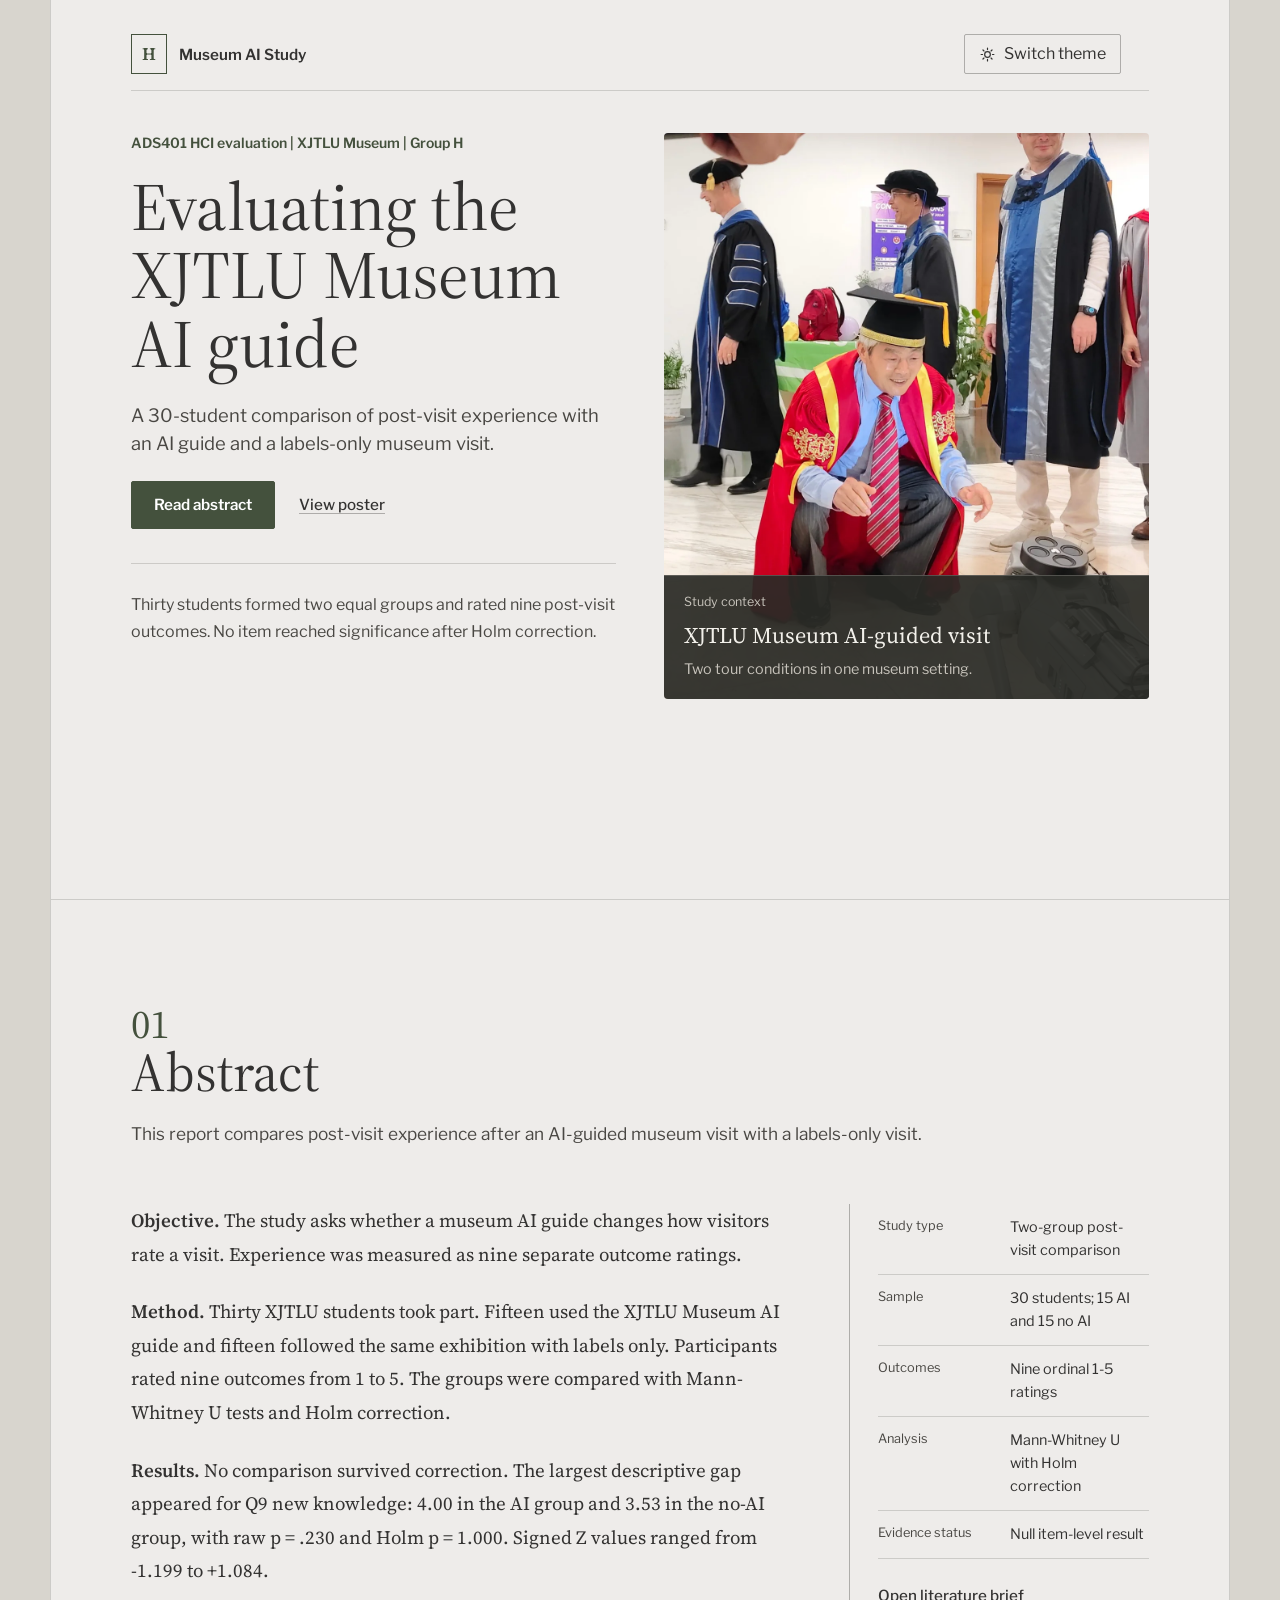
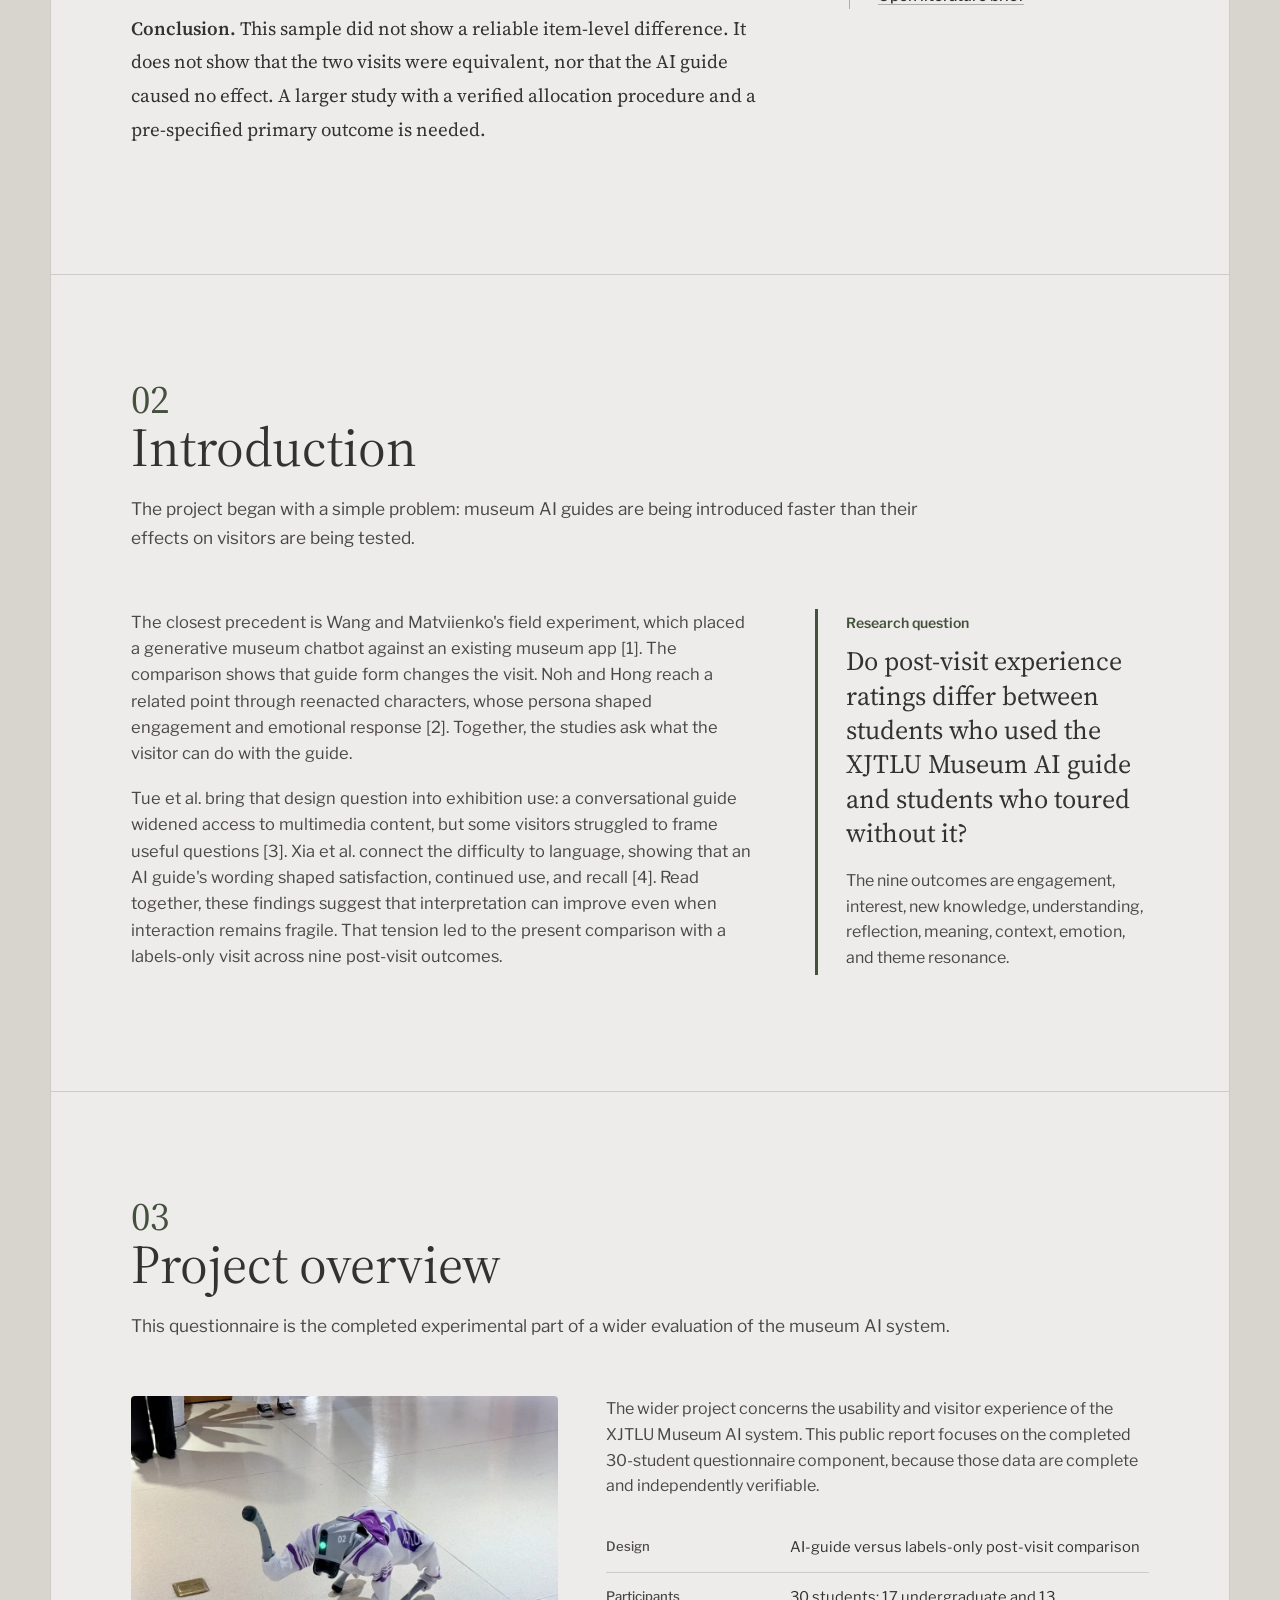
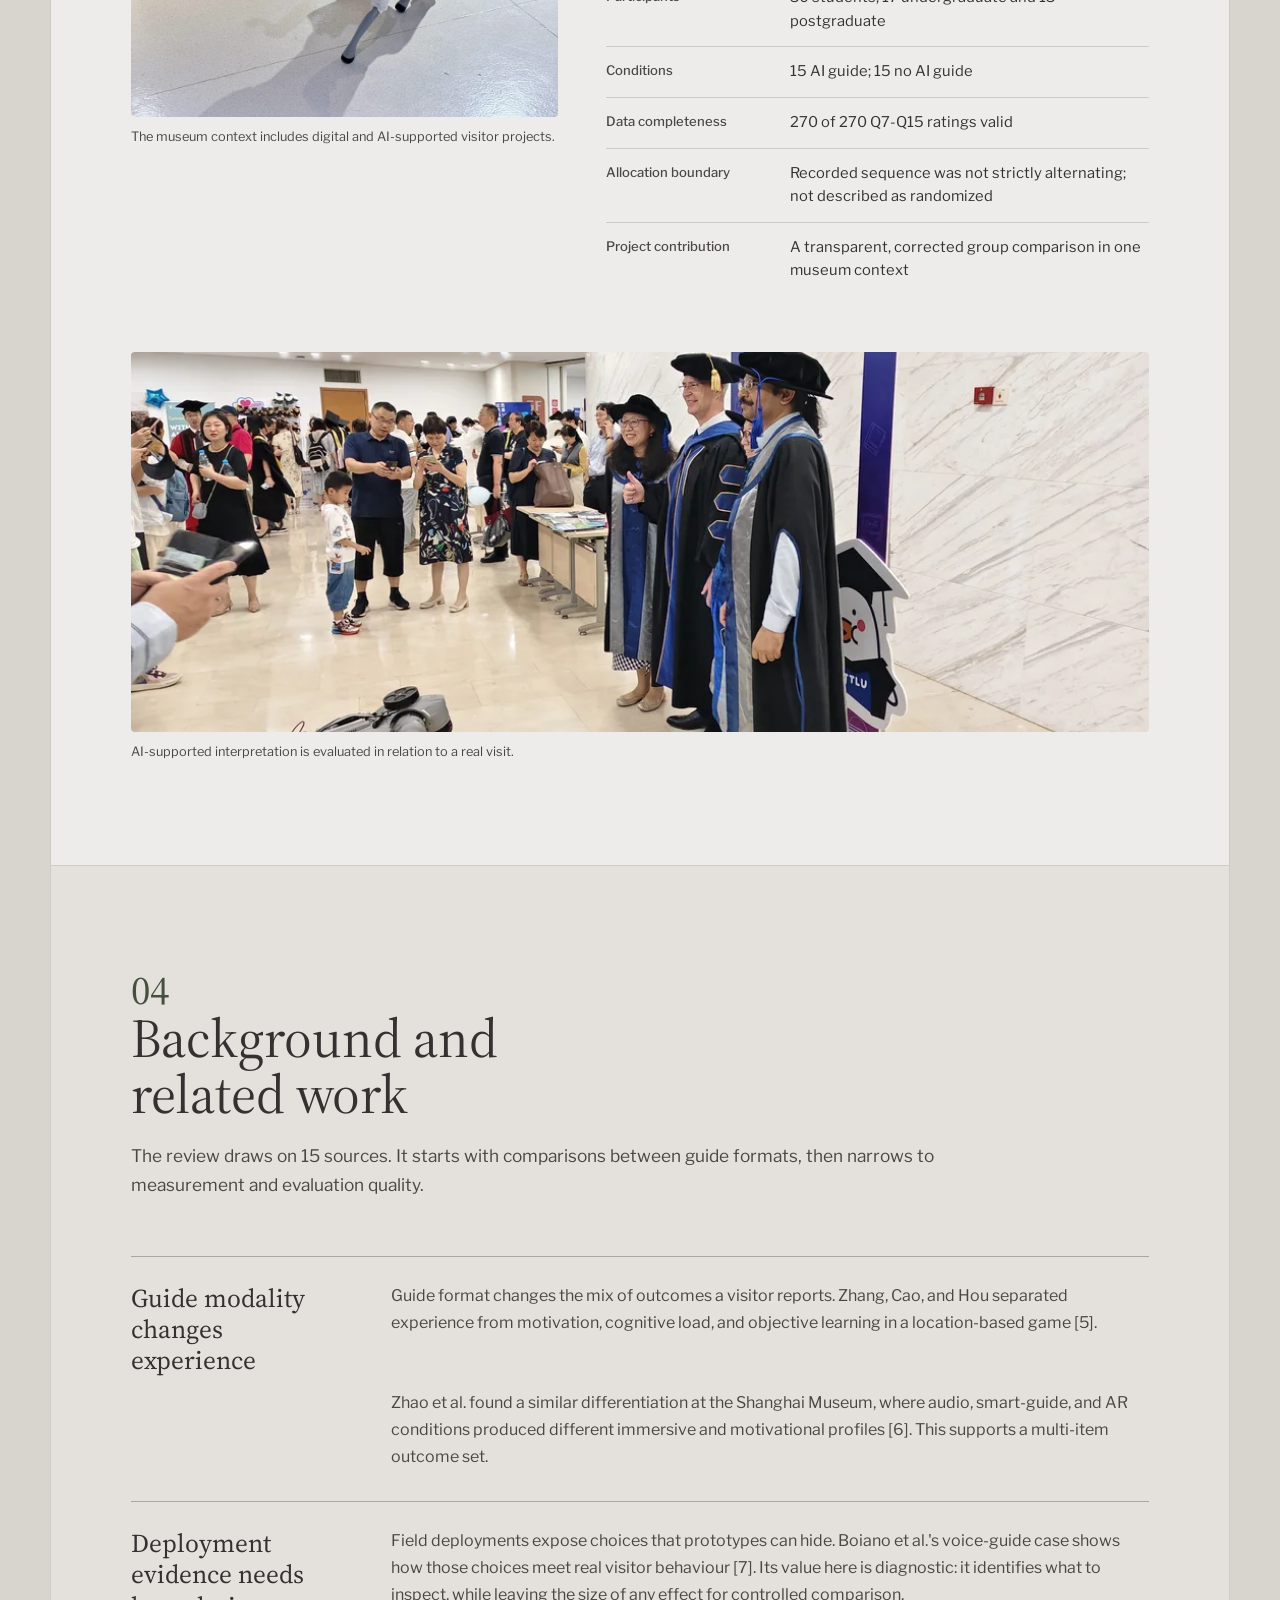
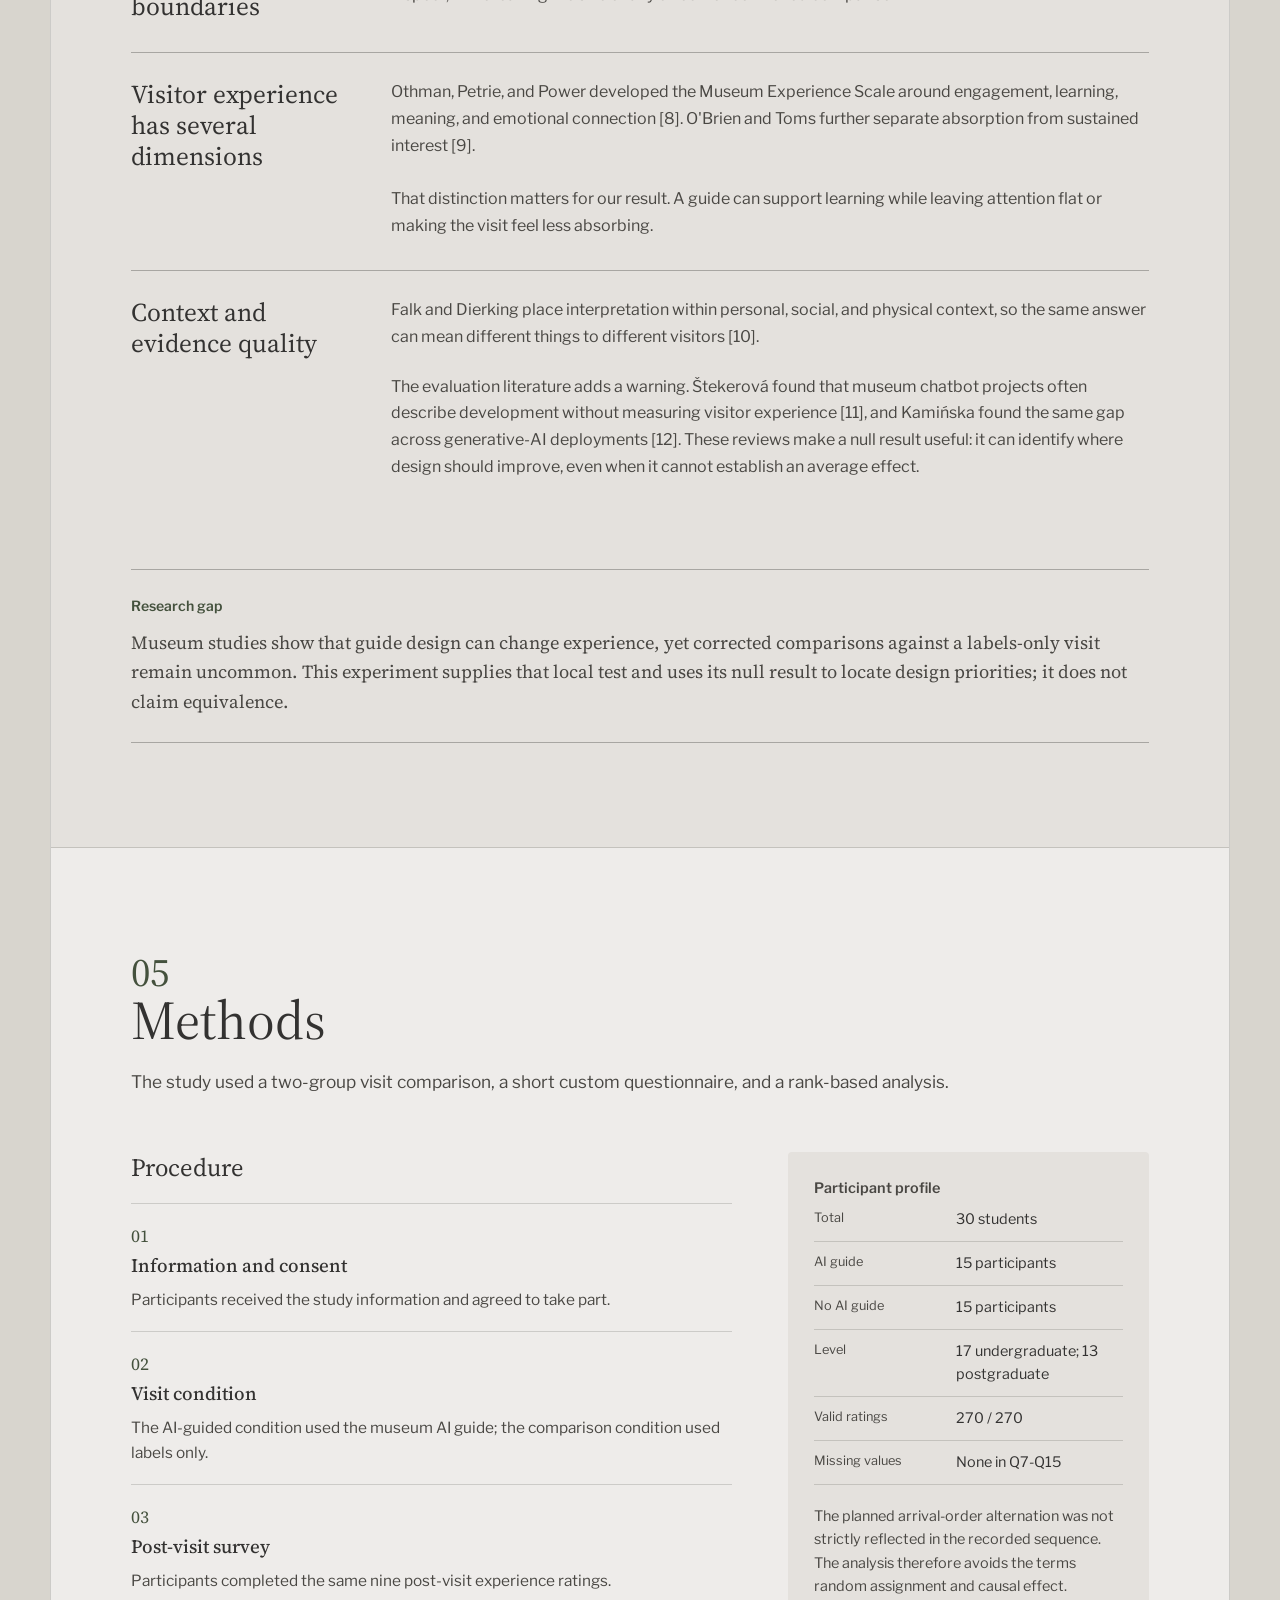
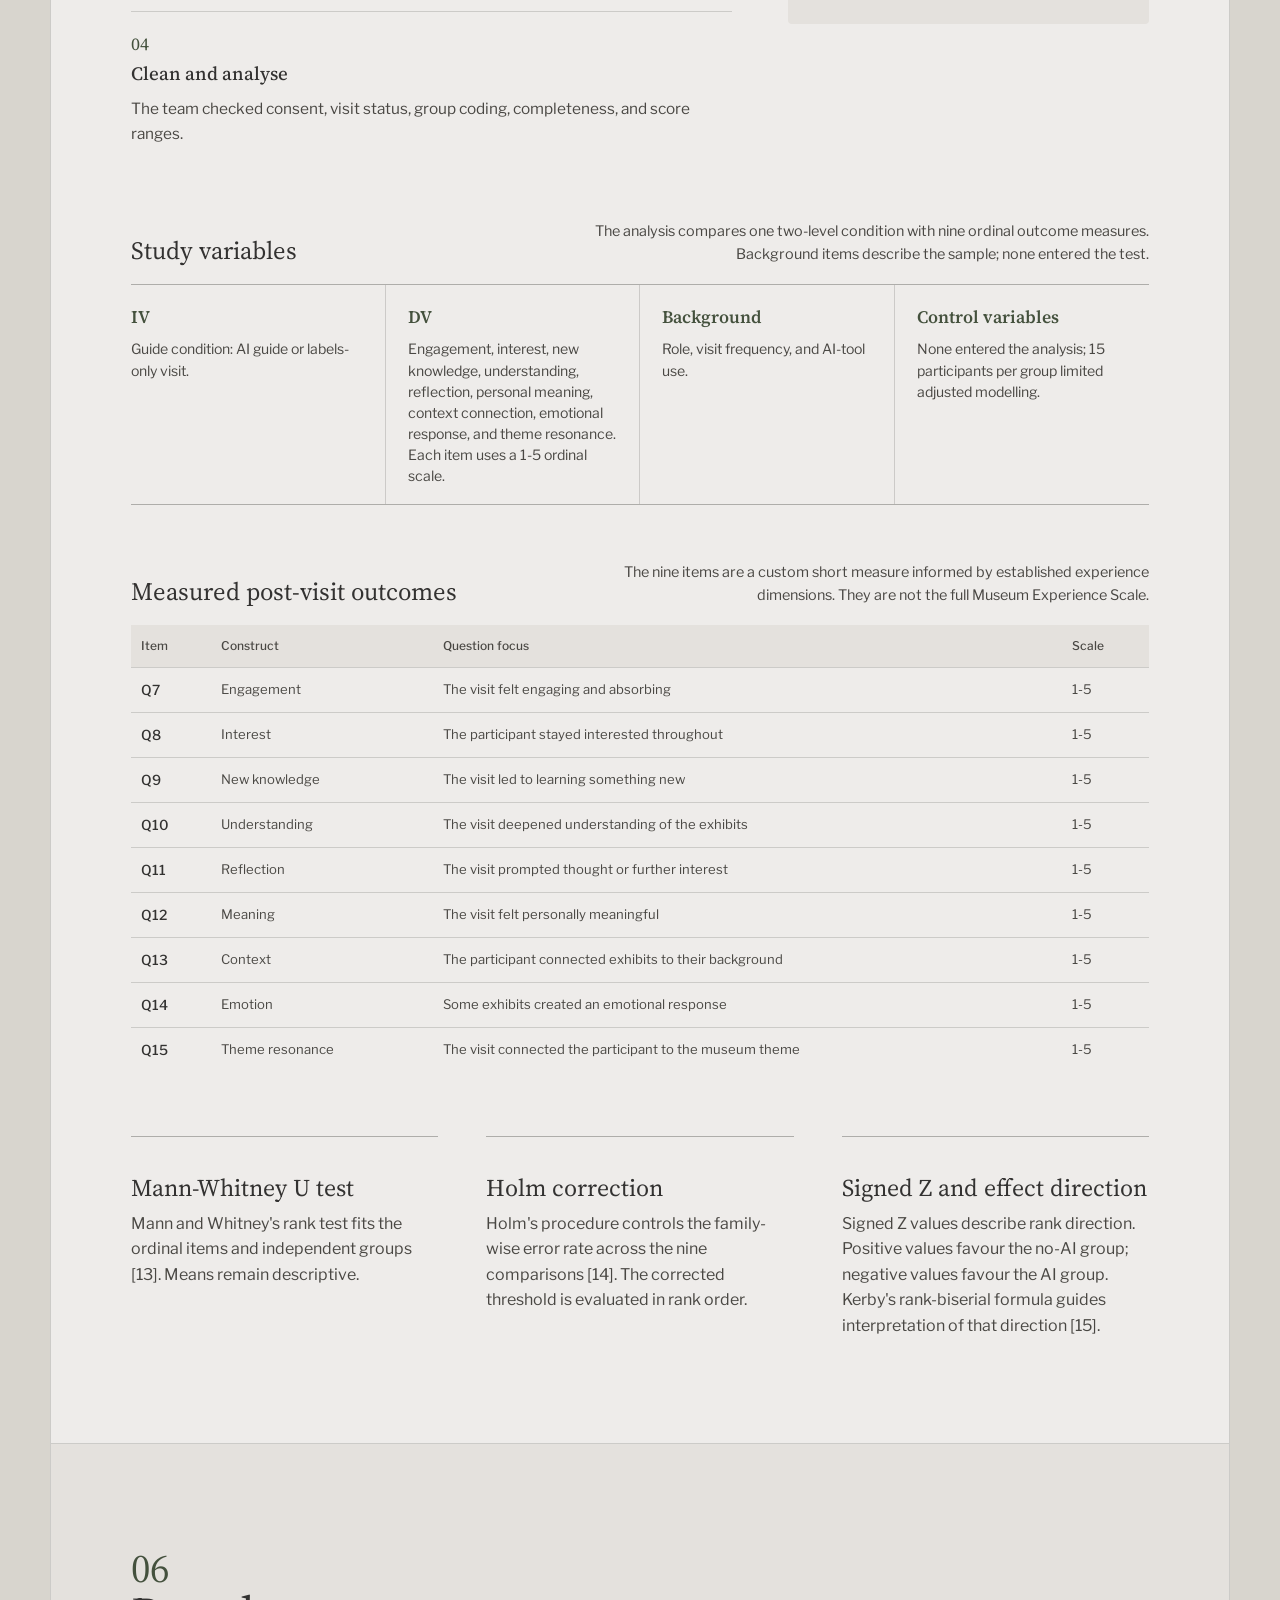
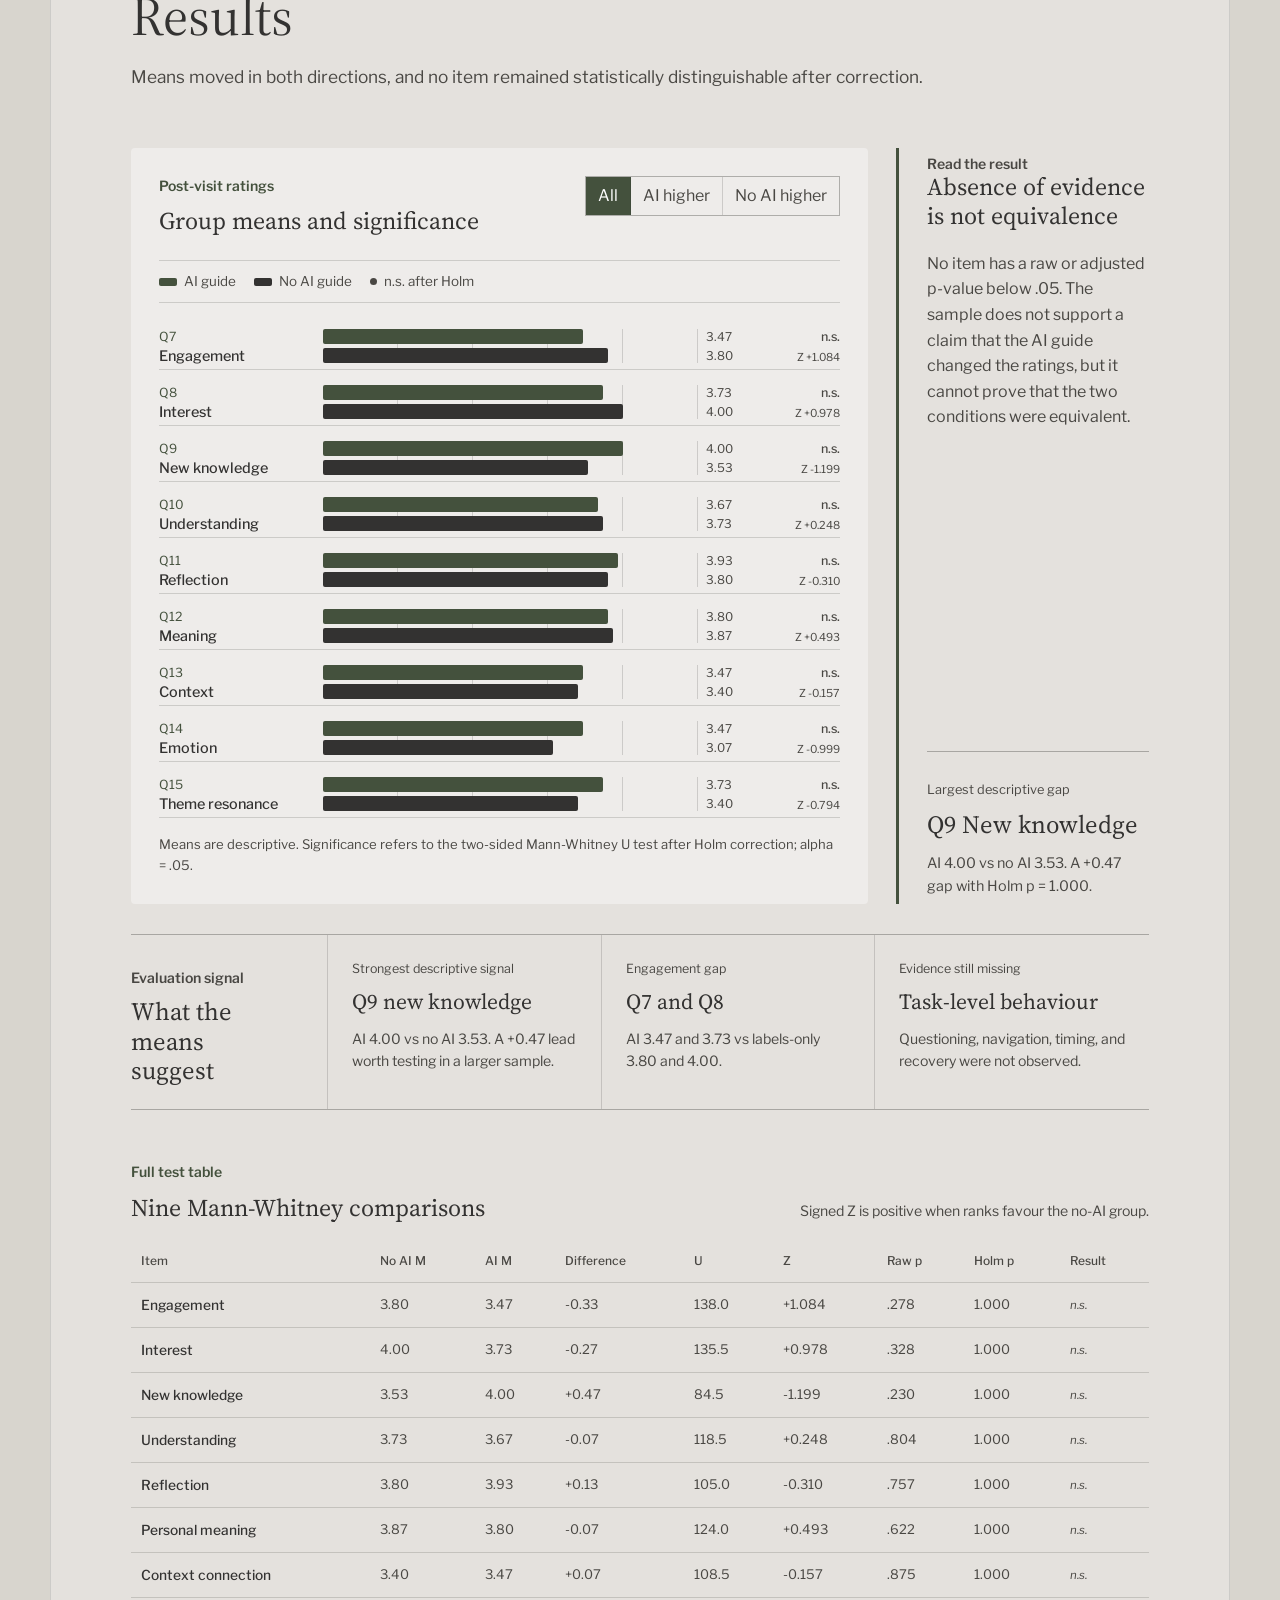
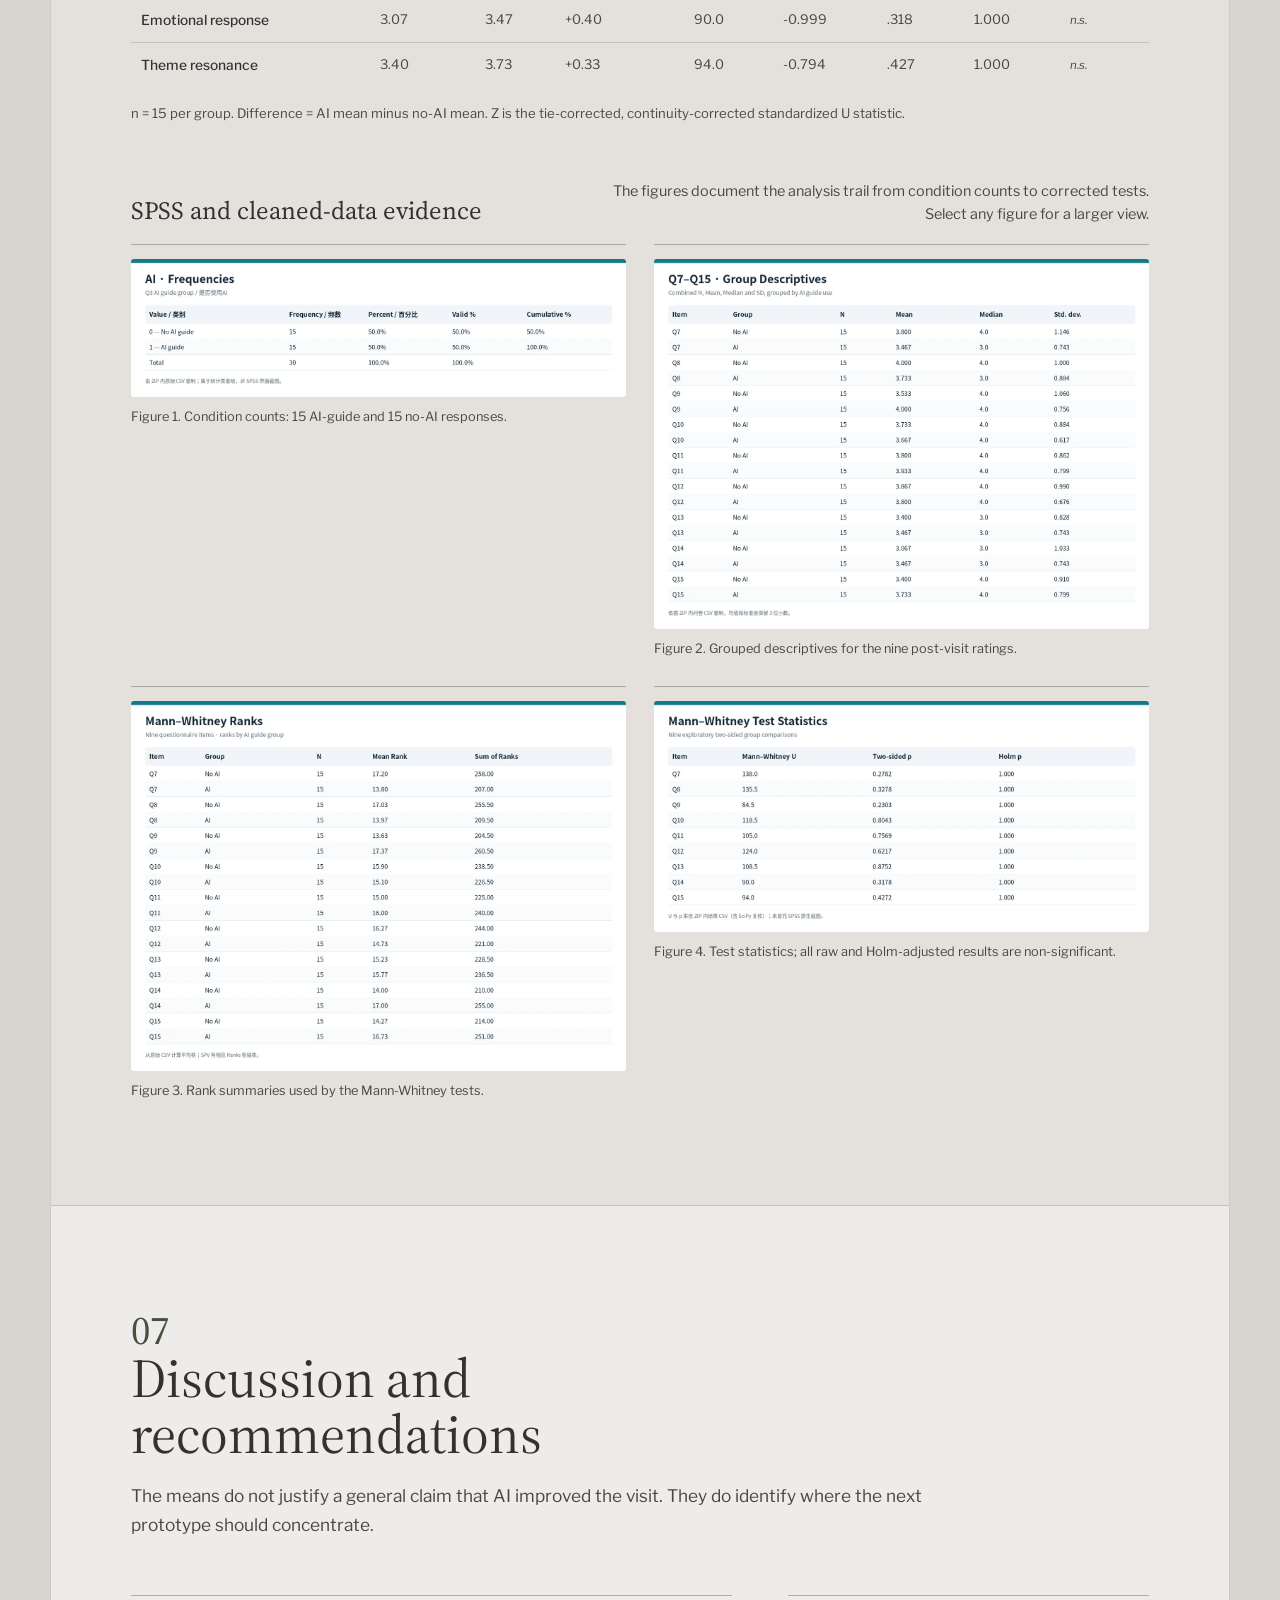
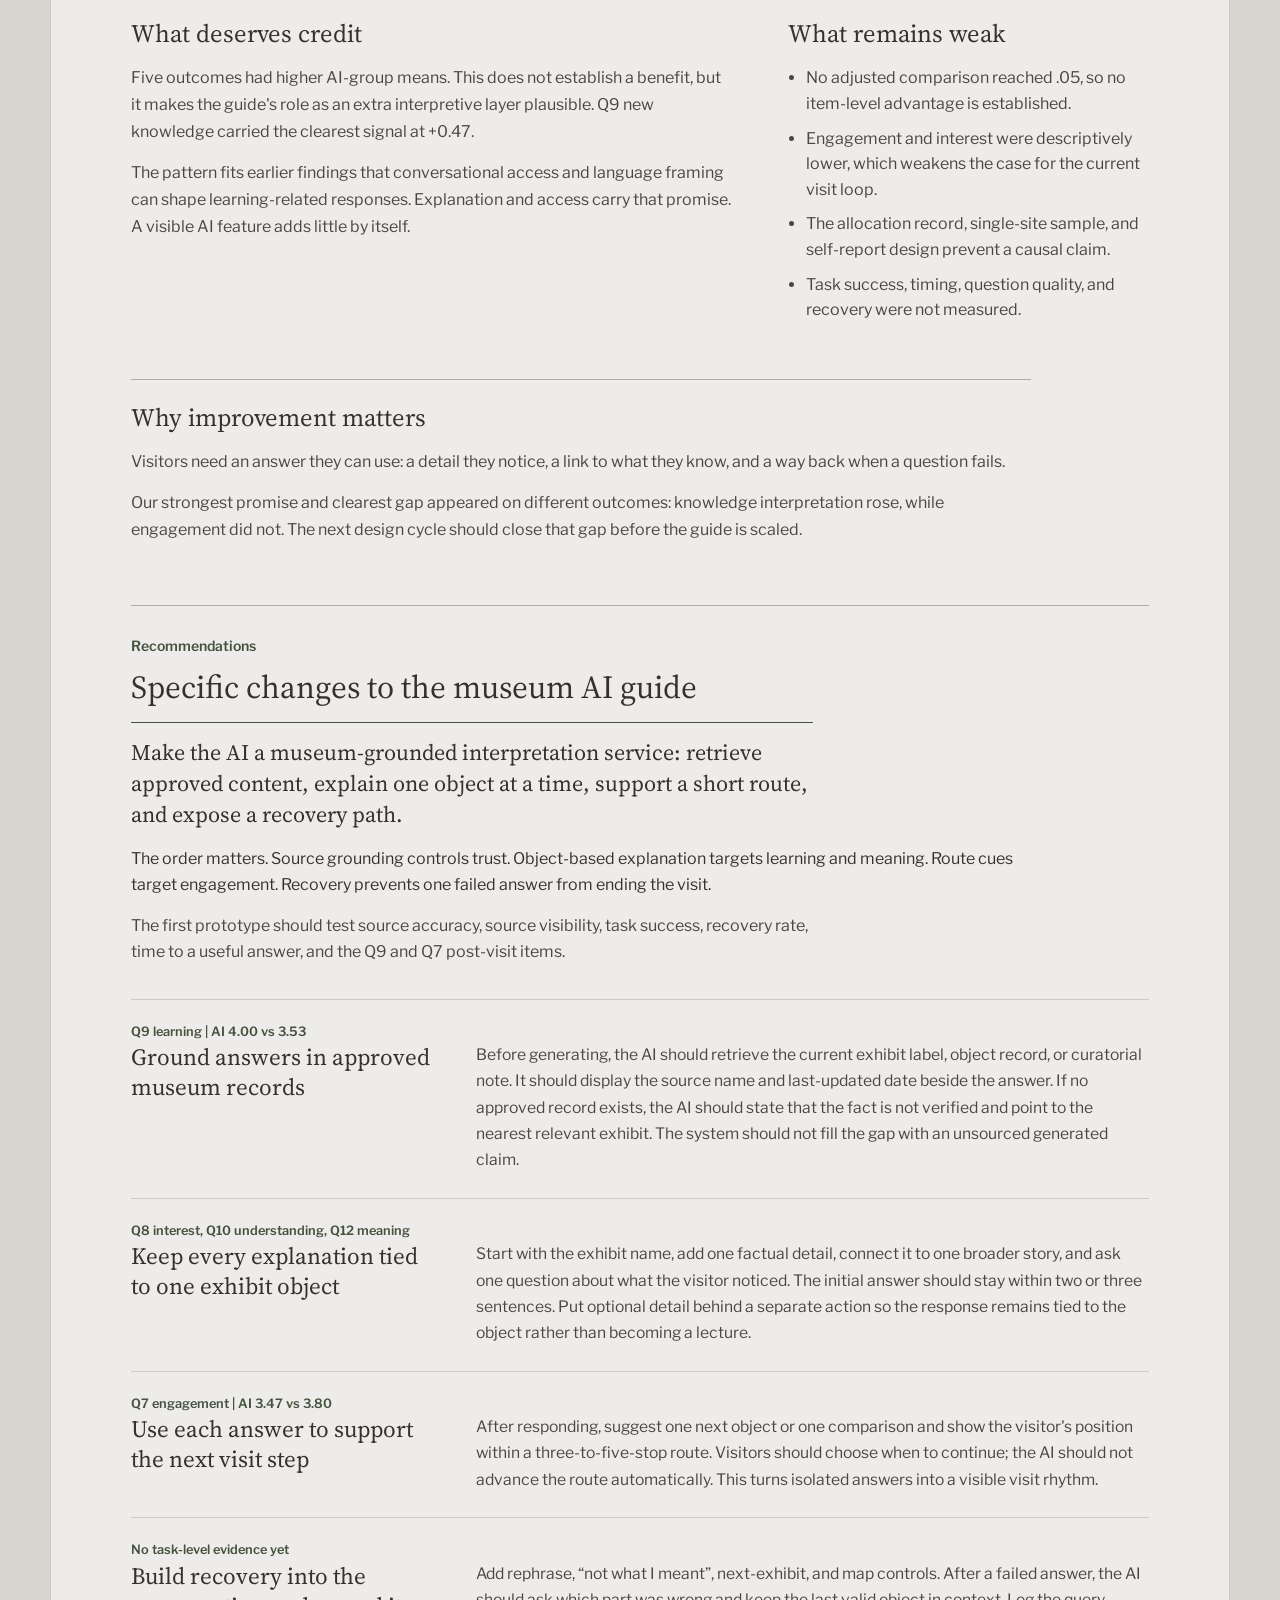
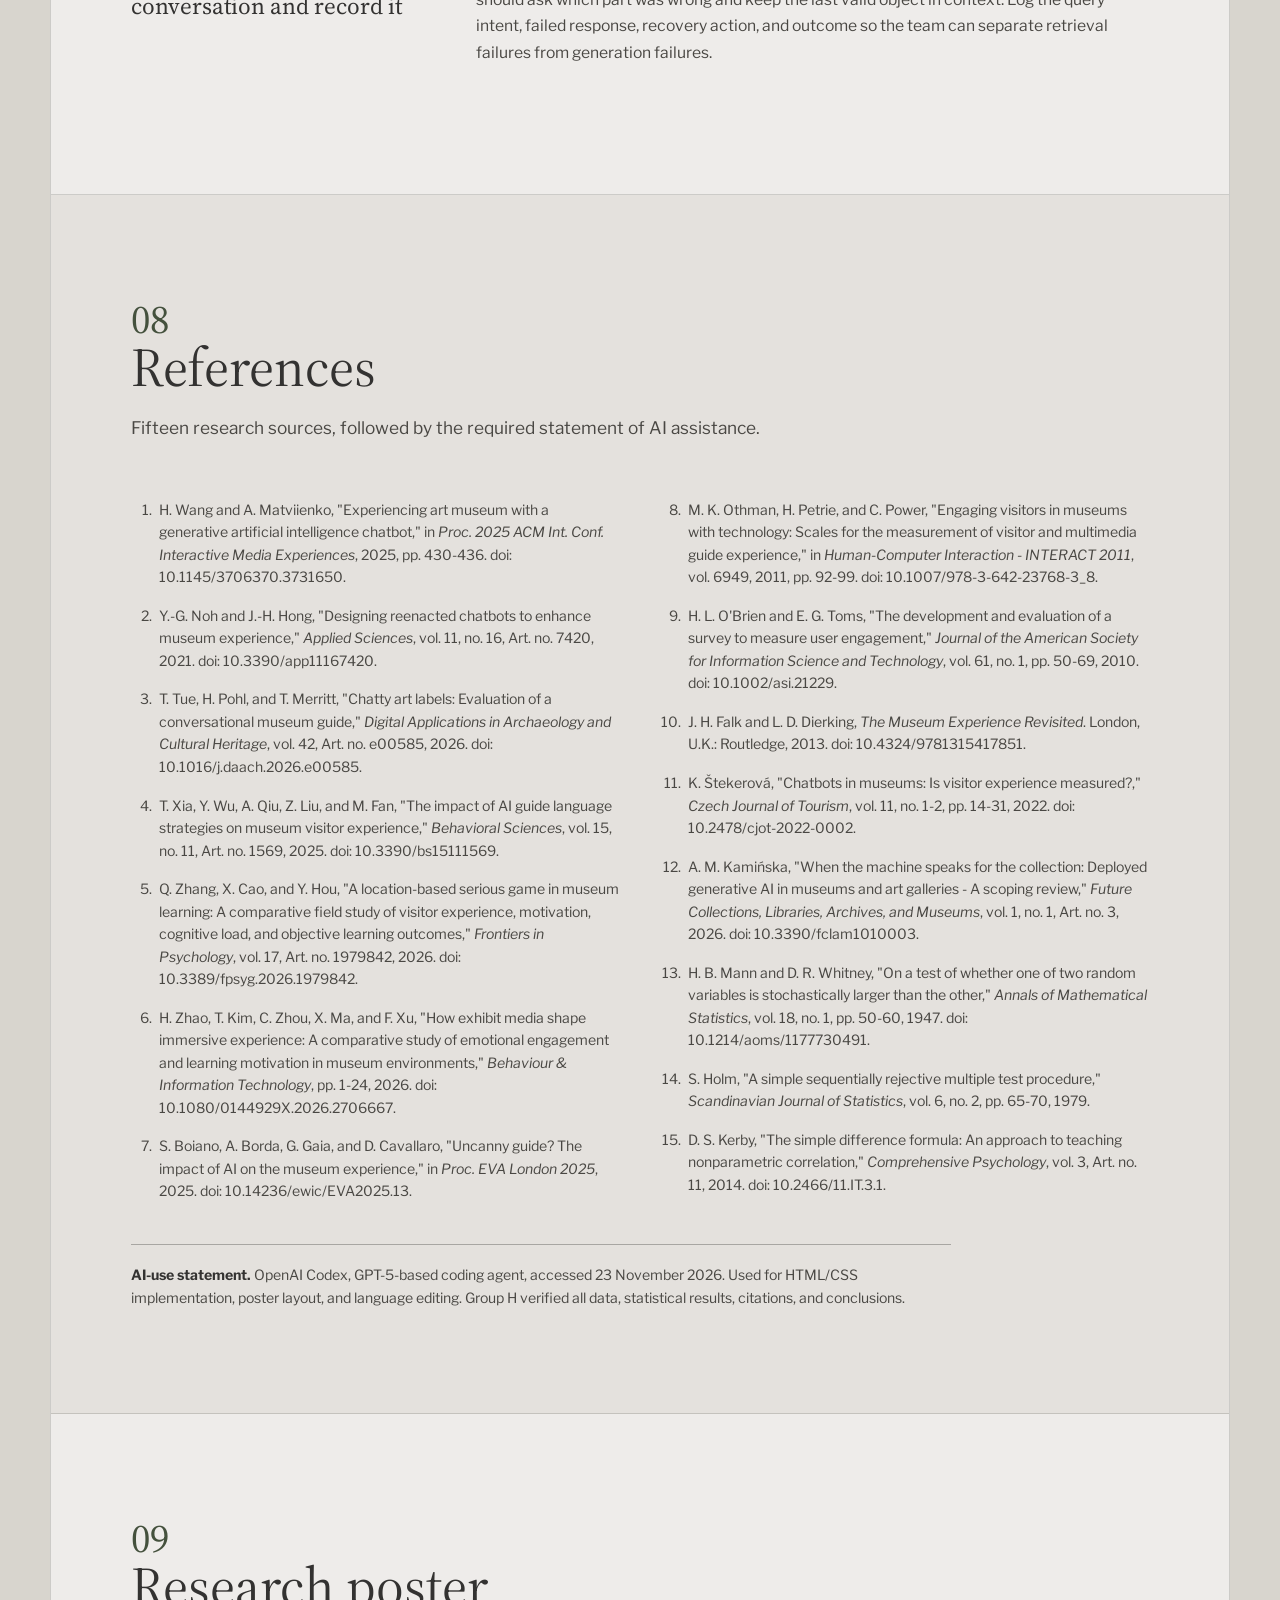
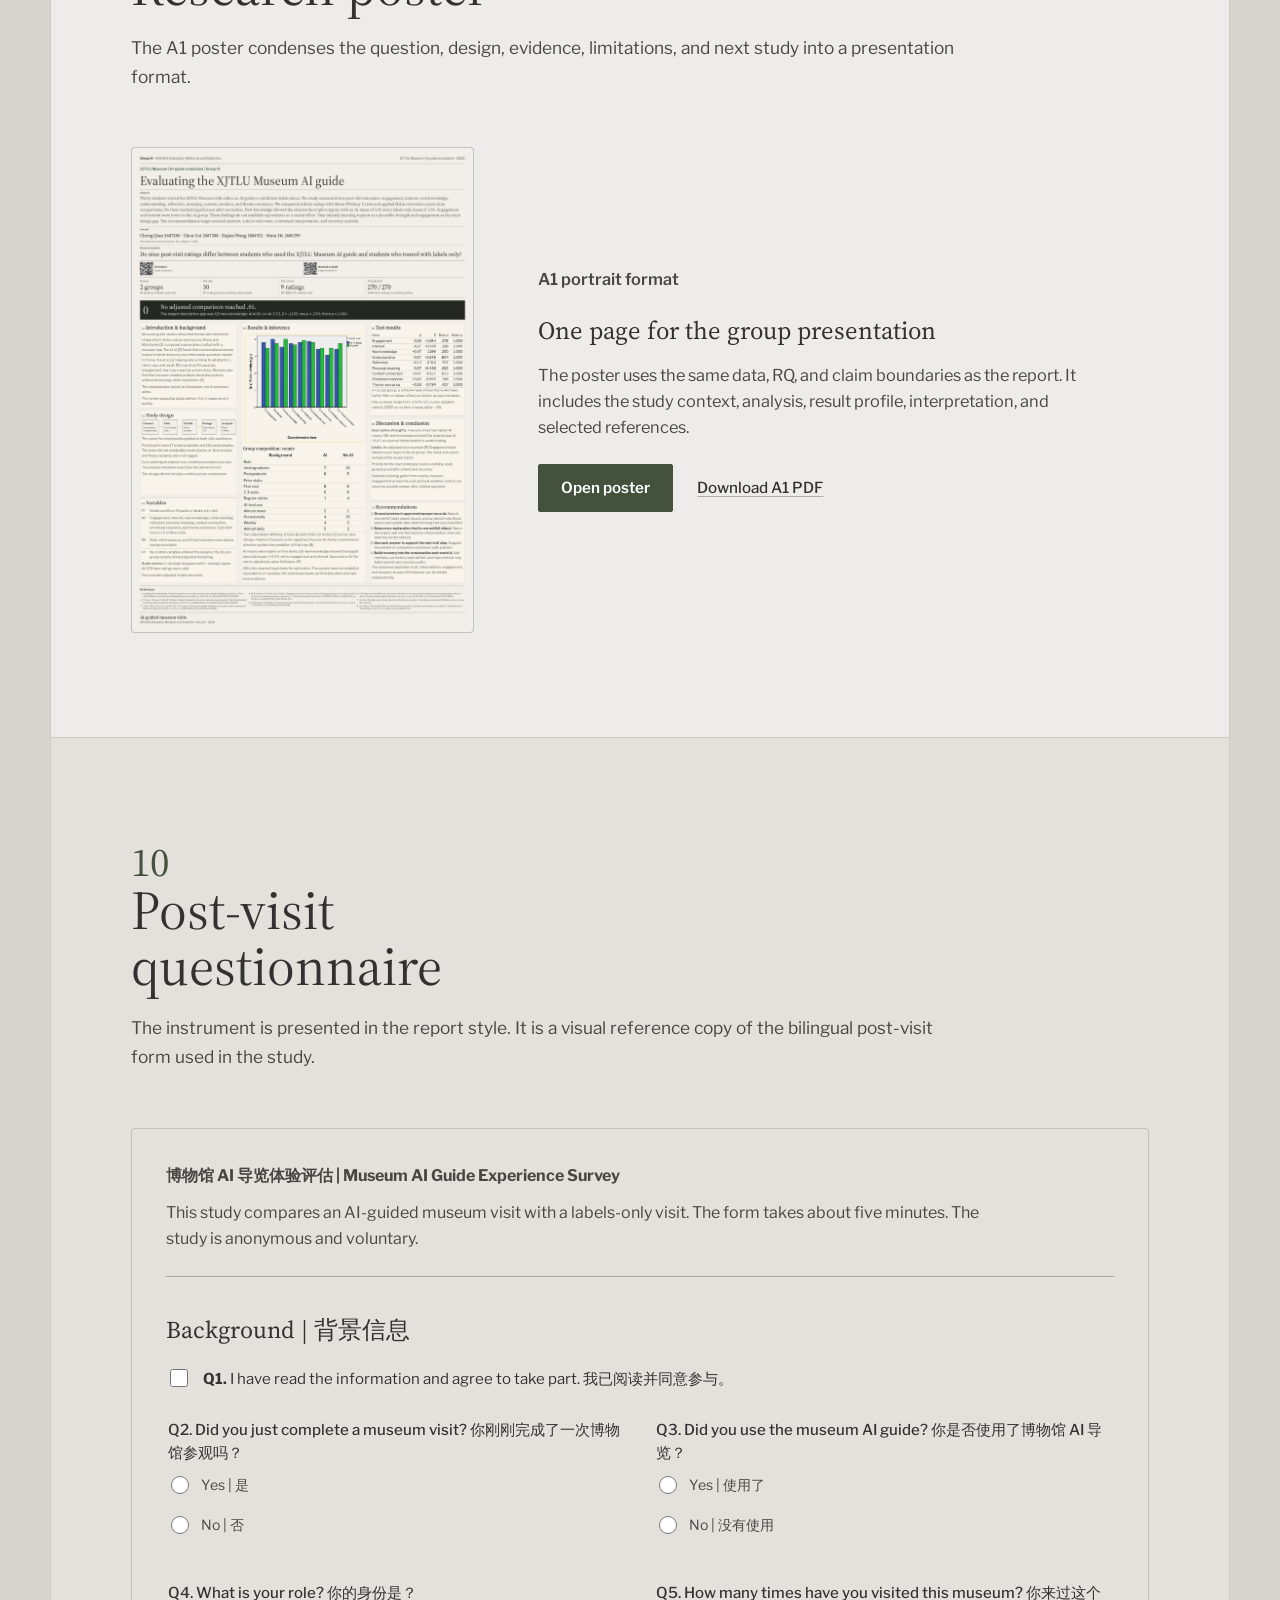
<file: ADS401_GroupH_Report.html>
<!doctype html>
<html lang="en" data-theme="light" data-type="service" data-radius="soft" data-buttons="solid">
  <head>
    <meta charset="utf-8" />
    <meta name="viewport" content="width=device-width, initial-scale=1, viewport-fit=cover" />
    <meta name="page-type" content="service" />
    <meta name="site-kind" content="other" />
    <meta name="page-kind" content="service" />
    <meta
      name="description"
      content="A complete ADS401 research report on AI-guided museum visits, with literature, methods, SPSS evidence, discussion, references, poster, and bilingual questionnaire."
    />
    <meta name="theme-color" content="#eeecea" />
    <meta property="og:title" content="Evaluating the XJTLU Museum AI Guide" />
    <meta
      property="og:description"
      content="A two-group evaluation of the XJTLU Museum AI guide, reported with literature, SPSS evidence, and a cautious discussion of the null item-level result."
    />
    <meta property="og:type" content="article" />
    <meta property="og:image" content="https://kinger-ai.github.io/assets/museum-ai-guide-hero.webp" />
    <meta name="twitter:card" content="summary_large_image" />
    <link rel="canonical" href="https://kinger-ai.github.io/" />
    <title>Evaluating the XJTLU Museum AI Guide | ADS401 Group H</title>
    <link rel="icon" href="./favicon.svg" type="image/svg+xml" />
    <link rel="preconnect" href="https://fonts.googleapis.com" />
    <link rel="preconnect" href="https://fonts.gstatic.com" crossorigin />
    <link
      href="https://fonts.googleapis.com/css2?family=Source+Serif+4:opsz,wght@8..60,400..700&family=Libre+Franklin:wght@400..600&display=swap"
      rel="stylesheet"
    />
    <script>
      document.documentElement.classList.add("js");
      window.setTimeout(() => document.documentElement.classList.add("m-enter-done"), 700);
    </script>
    <link rel="stylesheet" href="./report.css" />
    <script defer src="./report.js"></script>
  </head>
  <body>
    <a class="skip-link" href="#main">Skip to content</a>
    <main id="main">
      <section class="hero" id="top">
        <div class="wrap">
          <div class="report-masthead">
            <a class="brand" href="#top" aria-label="ADS401 Group H, back to top">
              <span class="brand-mark" aria-hidden="true">H</span>
              <span class="brand-text"><strong>Museum AI Study</strong></span>
            </a>
            <button class="theme-button" id="theme-toggle" type="button" aria-label="Switch to dark theme" aria-pressed="false">
              <svg viewBox="0 0 24 24" fill="none" aria-hidden="true">
                <path d="M12 3v2M12 19v2M3 12h2M19 12h2M5.6 5.6 7 7M17 17l1.4 1.4M18.4 5.6 17 7M7 17l-1.4 1.4" />
                <circle cx="12" cy="12" r="4" />
              </svg>
              <span id="theme-label">Switch theme</span>
            </button>
          </div>

          <div class="hero-grid">
            <div class="hero-copy hero-text">
              <p class="eyebrow">ADS401 HCI evaluation | XJTLU Museum | Group H</p>
              <h1>Evaluating the XJTLU Museum AI guide</h1>
              <p class="hero-lead">
                A 30-student comparison of post-visit experience with an AI guide and a labels-only
                museum visit.
              </p>
              <div class="hero-actions">
                <a class="button" href="#abstract">Read abstract</a>
                <a class="text-link" href="#poster">View poster</a>
              </div>
              <p class="hero-result-line">
                Thirty students formed two equal groups and rated nine post-visit outcomes. No item
                reached significance after Holm correction.
              </p>
            </div>

            <figure class="hero-media">
              <img
                src="./assets/museum-ai-guide-hero.webp"
                width="1200"
                height="1400"
                alt="The XJTLU Museum AI Dog tour project in the museum"
                fetchpriority="high"
              />
              <div class="media-note">
                <span>Study context</span>
                <strong>XJTLU Museum AI-guided visit</strong>
                <p>Two tour conditions in one museum setting.</p>
              </div>
            </figure>
          </div>
        </div>
      </section>

      <section class="section section--flow" id="abstract">
        <div class="wrap">
          <header class="paper-heading">
            <p class="section-index">01</p>
            <div>
              <h2>Abstract</h2>
              <p>
                This report compares post-visit experience after an AI-guided museum visit with a
                labels-only visit.
              </p>
            </div>
          </header>

          <div class="abstract-layout">
            <article class="paper-abstract">
              <p>
                <strong>Objective.</strong> The study asks whether a museum AI guide changes how
                visitors rate a visit. Experience was measured as nine separate outcome ratings.
              </p>
              <p>
                <strong>Method.</strong> Thirty XJTLU students took part. Fifteen used the XJTLU
                Museum AI guide and fifteen followed the same exhibition with labels only.
                Participants rated nine outcomes from 1 to 5. The groups were compared with
                Mann-Whitney U tests and Holm correction.
              </p>
              <p>
                <strong>Results.</strong> No comparison survived correction. The largest
                descriptive gap appeared for Q9 new knowledge: 4.00 in the AI group and 3.53 in the
                no-AI group, with raw p = .230 and Holm p = 1.000. Signed Z values ranged from
                -1.199 to +1.084.
              </p>
              <p>
                <strong>Conclusion.</strong> This sample did not show a reliable item-level
                difference. It does not show that the two visits were equivalent, nor that the AI
                guide caused no effect. A larger study with a verified allocation procedure and a
                pre-specified primary outcome is needed.
              </p>
            </article>

            <aside class="abstract-meta">
              <dl>
                <div><dt>Study type</dt><dd>Two-group post-visit comparison</dd></div>
                <div><dt>Sample</dt><dd>30 students; 15 AI and 15 no AI</dd></div>
                <div><dt>Outcomes</dt><dd>Nine ordinal 1-5 ratings</dd></div>
                <div><dt>Analysis</dt><dd>Mann-Whitney U with Holm correction</dd></div>
                <div><dt>Evidence status</dt><dd>Null item-level result</dd></div>
              </dl>
              <a class="text-link" href="./ADS401_GroupH_Literature_Review.pdf">Open literature brief</a>
            </aside>
          </div>
        </div>
      </section>

      <section class="section section--flow" id="introduction">
        <div class="wrap">
          <header class="paper-heading">
            <p class="section-index">02</p>
            <div>
              <h2>Introduction</h2>
              <p>
                The project began with a simple problem: museum AI guides are being introduced
                faster than their effects on visitors are being tested.
              </p>
            </div>
          </header>

          <div class="intro-grid">
            <div class="prose-column">
              <p>
                The closest precedent is Wang and Matviienko's field experiment, which placed a
                generative museum chatbot against an existing museum app [1]. The comparison shows
                that guide form changes the visit. Noh and Hong reach a related point through
                reenacted characters, whose persona shaped engagement and emotional response [2].
                Together, the studies ask what the visitor can do with the guide.
              </p>
              <p>
                Tue et al. bring that design question into exhibition use: a conversational guide
                widened access to multimedia content, but some visitors struggled to frame useful
                questions [3]. Xia et al. connect the difficulty to language, showing that an AI
                guide's wording shaped satisfaction, continued use, and recall [4]. Read together,
                these findings suggest that interpretation can improve even when interaction remains
                fragile. That tension led to the present comparison with a labels-only visit across
                nine post-visit outcomes.
              </p>
            </div>

            <aside class="question-callout">
              <p class="small-label">Research question</p>
              <h3>
                Do post-visit experience ratings differ between students who used the XJTLU Museum
                AI guide and students who toured without it?
              </h3>
              <p>
                The nine outcomes are engagement, interest, new knowledge, understanding,
                reflection, meaning, context, emotion, and theme resonance.
              </p>
            </aside>
          </div>
        </div>
      </section>

      <section class="section section--flow" id="overview">
        <div class="wrap">
          <header class="paper-heading">
            <p class="section-index">03</p>
            <div>
              <h2>Project overview</h2>
              <p>
                This questionnaire is the completed experimental part of a wider evaluation of the
                museum AI system.
              </p>
            </div>
          </header>

          <div class="overview-layout">
            <figure class="overview-image">
              <img
                src="./assets/museum-ai-guide-01.webp"
                width="1000"
                height="750"
                loading="lazy"
                alt="XJTLU Museum AI Dog tour project display"
              />
              <figcaption>
                The museum context includes digital and AI-supported visitor projects.
              </figcaption>
            </figure>

            <div class="overview-copy">
              <p>
                The wider project concerns the usability and visitor experience of the XJTLU
                Museum AI system. This public report focuses on the completed 30-student
                questionnaire component, because those data are complete and independently
                verifiable.
              </p>
              <table class="profile-table">
                <tbody>
                  <tr><th scope="row">Design</th><td>AI-guide versus labels-only post-visit comparison</td></tr>
                  <tr><th scope="row">Participants</th><td>30 students; 17 undergraduate and 13 postgraduate</td></tr>
                  <tr><th scope="row">Conditions</th><td>15 AI guide; 15 no AI guide</td></tr>
                  <tr><th scope="row">Data completeness</th><td>270 of 270 Q7-Q15 ratings valid</td></tr>
                  <tr><th scope="row">Allocation boundary</th><td>Recorded sequence was not strictly alternating; not described as randomized</td></tr>
                  <tr><th scope="row">Project contribution</th><td>A transparent, corrected group comparison in one museum context</td></tr>
                </tbody>
              </table>
            </div>
          </div>

          <figure class="wide-context-image">
            <img
              src="./assets/museum-ai-guide-02.webp"
              width="1000"
              height="750"
              loading="lazy"
              alt="XJTLU Museum AI-supported visitor experience"
            />
            <figcaption>AI-supported interpretation is evaluated in relation to a real visit.</figcaption>
          </figure>
        </div>
      </section>

      <section class="section section--flow section--surface" id="background">
        <div class="wrap">
          <header class="paper-heading">
            <p class="section-index">04</p>
            <div>
              <h2>Background and related work</h2>
              <p>
                The review draws on 15 sources. It starts with comparisons between guide formats,
                then narrows to measurement and evaluation quality.
              </p>
            </div>
          </header>

          <div class="literature-grid">
            <article class="literature-card">
              <span>01</span>
              <h3>Guide modality changes experience</h3>
              <p>
                Guide format changes the mix of outcomes a visitor reports. Zhang, Cao, and Hou
                separated experience from motivation, cognitive load, and objective learning in a
                location-based game [5].
              </p>
              <p>
                Zhao et al. found a similar differentiation at the Shanghai Museum, where audio,
                smart-guide, and AR conditions produced different immersive and motivational
                profiles [6]. This supports a multi-item outcome set.
              </p>
            </article>

            <article class="literature-card">
              <span>02</span>
              <h3>Deployment evidence needs boundaries</h3>
              <p>
                Field deployments expose choices that prototypes can hide. Boiano et al.'s
                voice-guide case shows how those choices meet real visitor behaviour [7]. Its value
                here is diagnostic: it identifies what to inspect, while leaving the size of any
                effect for controlled comparison.
              </p>
            </article>

            <article class="literature-card">
              <span>03</span>
              <h3>Visitor experience has several dimensions</h3>
              <p>
                Othman, Petrie, and Power developed the Museum Experience Scale around engagement,
                learning, meaning, and emotional connection [8]. O'Brien and Toms further separate
                absorption from sustained interest [9].
              </p>
              <p>
                That distinction matters for our result. A guide can support learning while leaving
                attention flat or making the visit feel less absorbing.
              </p>
            </article>

            <article class="literature-card">
              <span>04</span>
              <h3>Context and evidence quality</h3>
              <p>
                Falk and Dierking place interpretation within personal, social, and physical
                context, so the same answer can mean different things to different visitors [10].
              </p>
              <p>
                The evaluation literature adds a warning. Štekerová found that museum chatbot
                projects often describe development without measuring visitor experience [11], and
                Kamińska found the same gap across generative-AI deployments [12]. These reviews
                make a null result useful: it can identify where design should improve, even when it
                cannot establish an average effect.
              </p>
            </article>
          </div>

          <aside class="research-gap">
            <p class="small-label">Research gap</p>
            <p>
              Museum studies show that guide design can change experience, yet corrected comparisons
              against a labels-only visit remain uncommon. This experiment supplies that local test
              and uses its null result to locate design priorities; it does not claim equivalence.
            </p>
          </aside>
        </div>
      </section>

      <section class="section section--flow" id="methods">
        <div class="wrap">
          <header class="paper-heading">
            <p class="section-index">05</p>
            <div>
              <h2>Methods</h2>
              <p>
                The study used a two-group visit comparison, a short custom questionnaire, and a
                rank-based analysis.
              </p>
            </div>
          </header>

          <div class="method-top">
            <div>
              <h3>Procedure</h3>
              <ol class="study-steps method-steps">
                <li><span>01</span><div><strong>Information and consent</strong><p>Participants received the study information and agreed to take part.</p></div></li>
                <li><span>02</span><div><strong>Visit condition</strong><p>The AI-guided condition used the museum AI guide; the comparison condition used labels only.</p></div></li>
                <li><span>03</span><div><strong>Post-visit survey</strong><p>Participants completed the same nine post-visit experience ratings.</p></div></li>
                <li><span>04</span><div><strong>Clean and analyse</strong><p>The team checked consent, visit status, group coding, completeness, and score ranges.</p></div></li>
              </ol>
            </div>

            <aside class="method-profile">
              <p class="small-label">Participant profile</p>
              <dl>
                <div><dt>Total</dt><dd>30 students</dd></div>
                <div><dt>AI guide</dt><dd>15 participants</dd></div>
                <div><dt>No AI guide</dt><dd>15 participants</dd></div>
                <div><dt>Level</dt><dd>17 undergraduate; 13 postgraduate</dd></div>
                <div><dt>Valid ratings</dt><dd>270 / 270</dd></div>
                <div><dt>Missing values</dt><dd>None in Q7-Q15</dd></div>
              </dl>
              <p>
                The planned arrival-order alternation was not strictly reflected in the recorded
                sequence. The analysis therefore avoids the terms random assignment and causal
                effect.
              </p>
            </aside>
          </div>

          <div class="variable-block">
            <div class="variable-heading">
              <h3>Study variables</h3>
              <p>
                The analysis compares one two-level condition with nine ordinal outcome measures.
                Background items describe the sample; none entered the test.
              </p>
            </div>
            <dl class="variable-grid">
              <div><dt>IV</dt><dd>Guide condition: AI guide or labels-only visit.</dd></div>
              <div><dt>DV</dt><dd>Engagement, interest, new knowledge, understanding, reflection, personal meaning, context connection, emotional response, and theme resonance. Each item uses a 1-5 ordinal scale.</dd></div>
              <div><dt>Background</dt><dd>Role, visit frequency, and AI-tool use.</dd></div>
              <div><dt>Control variables</dt><dd>None entered the analysis; 15 participants per group limited adjusted modelling.</dd></div>
            </dl>
          </div>

          <div class="measure-block">
            <div class="measure-heading">
              <h3>Measured post-visit outcomes</h3>
              <p>
                The nine items are a custom short measure informed by established experience
                dimensions. They are not the full Museum Experience Scale.
              </p>
            </div>
            <div class="table-wrap measure-table-wrap">
              <table class="measure-table">
                <thead>
                  <tr><th scope="col">Item</th><th scope="col">Construct</th><th scope="col">Question focus</th><th scope="col">Scale</th></tr>
                </thead>
                <tbody>
                  <tr><th scope="row">Q7</th><td>Engagement</td><td>The visit felt engaging and absorbing</td><td>1-5</td></tr>
                  <tr><th scope="row">Q8</th><td>Interest</td><td>The participant stayed interested throughout</td><td>1-5</td></tr>
                  <tr><th scope="row">Q9</th><td>New knowledge</td><td>The visit led to learning something new</td><td>1-5</td></tr>
                  <tr><th scope="row">Q10</th><td>Understanding</td><td>The visit deepened understanding of the exhibits</td><td>1-5</td></tr>
                  <tr><th scope="row">Q11</th><td>Reflection</td><td>The visit prompted thought or further interest</td><td>1-5</td></tr>
                  <tr><th scope="row">Q12</th><td>Meaning</td><td>The visit felt personally meaningful</td><td>1-5</td></tr>
                  <tr><th scope="row">Q13</th><td>Context</td><td>The participant connected exhibits to their background</td><td>1-5</td></tr>
                  <tr><th scope="row">Q14</th><td>Emotion</td><td>Some exhibits created an emotional response</td><td>1-5</td></tr>
                  <tr><th scope="row">Q15</th><td>Theme resonance</td><td>The visit connected the participant to the museum theme</td><td>1-5</td></tr>
                </tbody>
              </table>
            </div>
          </div>

          <div class="method-notes">
            <article>
              <h3>Mann-Whitney U test</h3>
              <p>
                Mann and Whitney's rank test fits the ordinal items and independent groups [13].
                Means remain descriptive.
              </p>
            </article>
            <article>
              <h3>Holm correction</h3>
              <p>
                Holm's procedure controls the family-wise error rate across the nine comparisons
                [14]. The corrected threshold is evaluated in rank order.
              </p>
            </article>
            <article>
              <h3>Signed Z and effect direction</h3>
              <p>
                Signed Z values describe rank direction. Positive values favour the no-AI group;
                negative values favour the AI group. Kerby's rank-biserial formula guides
                interpretation of that direction [15].
              </p>
            </article>
          </div>
        </div>
      </section>

      <section class="section section--flow evidence-section" id="results">
        <div class="wrap">
          <header class="paper-heading">
            <p class="section-index">06</p>
            <div>
              <h2>Results</h2>
              <p>
                Means moved in both directions, and no item remained statistically distinguishable
                after correction.
              </p>
            </div>
          </header>

          <div class="result-layout">
            <article class="chart-panel" aria-labelledby="chart-title">
              <div class="chart-toolbar">
                <div>
                  <p class="small-label">Post-visit ratings</p>
                  <h3 id="chart-title">Group means and significance</h3>
                </div>
                <div class="filter-group" aria-label="Filter chart results">
                  <button type="button" class="filter-button is-active" data-filter="all" aria-pressed="true">All</button>
                  <button type="button" class="filter-button" data-filter="ai" aria-pressed="false">AI higher</button>
                  <button type="button" class="filter-button" data-filter="noai" aria-pressed="false">No AI higher</button>
                </div>
              </div>

              <div class="chart-legend" aria-hidden="true">
                <span><i class="legend-swatch ai"></i>AI guide</span>
                <span><i class="legend-swatch noai"></i>No AI guide</span>
                <span><i class="legend-dot"></i>n.s. after Holm</span>
              </div>

              <div class="bar-chart" id="bar-chart" role="img" aria-label="Grouped mean ratings for Q7 to Q15. Every Mann-Whitney comparison is not significant after Holm correction.">
                <div class="bar-row" data-direction="noai"><div class="bar-name"><span>Q7</span><strong>Engagement</strong></div><div class="bar-track"><span class="bar-value ai-value">3.47</span><span class="bar-fill bar-fill-ai" style="--value: 69.3%"></span><span class="bar-value noai-value">3.80</span><span class="bar-fill bar-fill-noai" style="--value: 76.0%"></span></div><span class="sig-label"><b>n.s.</b><em>Z +1.084</em></span></div>
                <div class="bar-row" data-direction="noai"><div class="bar-name"><span>Q8</span><strong>Interest</strong></div><div class="bar-track"><span class="bar-value ai-value">3.73</span><span class="bar-fill bar-fill-ai" style="--value: 74.7%"></span><span class="bar-value noai-value">4.00</span><span class="bar-fill bar-fill-noai" style="--value: 80.0%"></span></div><span class="sig-label"><b>n.s.</b><em>Z +0.978</em></span></div>
                <div class="bar-row" data-direction="ai"><div class="bar-name"><span>Q9</span><strong>New knowledge</strong></div><div class="bar-track"><span class="bar-value ai-value">4.00</span><span class="bar-fill bar-fill-ai" style="--value: 80.0%"></span><span class="bar-value noai-value">3.53</span><span class="bar-fill bar-fill-noai" style="--value: 70.7%"></span></div><span class="sig-label"><b>n.s.</b><em>Z -1.199</em></span></div>
                <div class="bar-row" data-direction="noai"><div class="bar-name"><span>Q10</span><strong>Understanding</strong></div><div class="bar-track"><span class="bar-value ai-value">3.67</span><span class="bar-fill bar-fill-ai" style="--value: 73.3%"></span><span class="bar-value noai-value">3.73</span><span class="bar-fill bar-fill-noai" style="--value: 74.7%"></span></div><span class="sig-label"><b>n.s.</b><em>Z +0.248</em></span></div>
                <div class="bar-row" data-direction="ai"><div class="bar-name"><span>Q11</span><strong>Reflection</strong></div><div class="bar-track"><span class="bar-value ai-value">3.93</span><span class="bar-fill bar-fill-ai" style="--value: 78.7%"></span><span class="bar-value noai-value">3.80</span><span class="bar-fill bar-fill-noai" style="--value: 76.0%"></span></div><span class="sig-label"><b>n.s.</b><em>Z -0.310</em></span></div>
                <div class="bar-row" data-direction="noai"><div class="bar-name"><span>Q12</span><strong>Meaning</strong></div><div class="bar-track"><span class="bar-value ai-value">3.80</span><span class="bar-fill bar-fill-ai" style="--value: 76.0%"></span><span class="bar-value noai-value">3.87</span><span class="bar-fill bar-fill-noai" style="--value: 77.3%"></span></div><span class="sig-label"><b>n.s.</b><em>Z +0.493</em></span></div>
                <div class="bar-row" data-direction="ai"><div class="bar-name"><span>Q13</span><strong>Context</strong></div><div class="bar-track"><span class="bar-value ai-value">3.47</span><span class="bar-fill bar-fill-ai" style="--value: 69.3%"></span><span class="bar-value noai-value">3.40</span><span class="bar-fill bar-fill-noai" style="--value: 68.0%"></span></div><span class="sig-label"><b>n.s.</b><em>Z -0.157</em></span></div>
                <div class="bar-row" data-direction="ai"><div class="bar-name"><span>Q14</span><strong>Emotion</strong></div><div class="bar-track"><span class="bar-value ai-value">3.47</span><span class="bar-fill bar-fill-ai" style="--value: 69.3%"></span><span class="bar-value noai-value">3.07</span><span class="bar-fill bar-fill-noai" style="--value: 61.3%"></span></div><span class="sig-label"><b>n.s.</b><em>Z -0.999</em></span></div>
                <div class="bar-row" data-direction="ai"><div class="bar-name"><span>Q15</span><strong>Theme resonance</strong></div><div class="bar-track"><span class="bar-value ai-value">3.73</span><span class="bar-fill bar-fill-ai" style="--value: 74.7%"></span><span class="bar-value noai-value">3.40</span><span class="bar-fill bar-fill-noai" style="--value: 68.0%"></span></div><span class="sig-label"><b>n.s.</b><em>Z -0.794</em></span></div>
              </div>
              <p class="chart-note">
                Means are descriptive. Significance refers to the two-sided Mann-Whitney U test
                after Holm correction; alpha = .05.
              </p>
            </article>

            <aside class="key-reading" aria-labelledby="key-reading-title">
              <p class="small-label">Read the result</p>
              <h3 id="key-reading-title">Absence of evidence is not equivalence</h3>
              <p>
                No item has a raw or adjusted p-value below .05. The sample does not support a
                claim that the AI guide changed the ratings, but it cannot prove that the two
                conditions were equivalent.
              </p>
              <div class="strongest-difference">
                <span>Largest descriptive gap</span>
                <strong>Q9 New knowledge</strong>
                <p>AI 4.00 vs no AI 3.53. A +0.47 gap with Holm p = 1.000.</p>
              </div>
            </aside>
          </div>

          <section class="signal-summary" aria-labelledby="signal-summary-title">
            <div class="signal-lead">
              <p class="small-label">Evaluation signal</p>
              <h3 id="signal-summary-title">What the means suggest</h3>
            </div>
            <div>
              <span>Strongest descriptive signal</span>
              <strong>Q9 new knowledge</strong>
              <p>AI 4.00 vs no AI 3.53. A +0.47 lead worth testing in a larger sample.</p>
            </div>
            <div>
              <span>Engagement gap</span>
              <strong>Q7 and Q8</strong>
              <p>AI 3.47 and 3.73 vs labels-only 3.80 and 4.00.</p>
            </div>
            <div>
              <span>Evidence still missing</span>
              <strong>Task-level behaviour</strong>
              <p>Questioning, navigation, timing, and recovery were not observed.</p>
            </div>
          </section>

          <div class="result-table-block">
            <div class="table-title-row">
              <div>
                <p class="small-label">Full test table</p>
                <h3>Nine Mann-Whitney comparisons</h3>
              </div>
              <p>Signed Z is positive when ranks favour the no-AI group.</p>
            </div>

            <div class="table-wrap">
              <table>
                <thead>
                  <tr><th scope="col">Item</th><th scope="col">No AI M</th><th scope="col">AI M</th><th scope="col">Difference</th><th scope="col">U</th><th scope="col">Z</th><th scope="col">Raw p</th><th scope="col">Holm p</th><th scope="col">Result</th></tr>
                </thead>
                <tbody>
                  <tr><th scope="row">Engagement</th><td>3.80</td><td>3.47</td><td>-0.33</td><td>138.0</td><td>+1.084</td><td>.278</td><td>1.000</td><td><span class="result-tag">n.s.</span></td></tr>
                  <tr><th scope="row">Interest</th><td>4.00</td><td>3.73</td><td>-0.27</td><td>135.5</td><td>+0.978</td><td>.328</td><td>1.000</td><td><span class="result-tag">n.s.</span></td></tr>
                  <tr><th scope="row">New knowledge</th><td>3.53</td><td>4.00</td><td>+0.47</td><td>84.5</td><td>-1.199</td><td>.230</td><td>1.000</td><td><span class="result-tag">n.s.</span></td></tr>
                  <tr><th scope="row">Understanding</th><td>3.73</td><td>3.67</td><td>-0.07</td><td>118.5</td><td>+0.248</td><td>.804</td><td>1.000</td><td><span class="result-tag">n.s.</span></td></tr>
                  <tr><th scope="row">Reflection</th><td>3.80</td><td>3.93</td><td>+0.13</td><td>105.0</td><td>-0.310</td><td>.757</td><td>1.000</td><td><span class="result-tag">n.s.</span></td></tr>
                  <tr><th scope="row">Personal meaning</th><td>3.87</td><td>3.80</td><td>-0.07</td><td>124.0</td><td>+0.493</td><td>.622</td><td>1.000</td><td><span class="result-tag">n.s.</span></td></tr>
                  <tr><th scope="row">Context connection</th><td>3.40</td><td>3.47</td><td>+0.07</td><td>108.5</td><td>-0.157</td><td>.875</td><td>1.000</td><td><span class="result-tag">n.s.</span></td></tr>
                  <tr><th scope="row">Emotional response</th><td>3.07</td><td>3.47</td><td>+0.40</td><td>90.0</td><td>-0.999</td><td>.318</td><td>1.000</td><td><span class="result-tag">n.s.</span></td></tr>
                  <tr><th scope="row">Theme resonance</th><td>3.40</td><td>3.73</td><td>+0.33</td><td>94.0</td><td>-0.794</td><td>.427</td><td>1.000</td><td><span class="result-tag">n.s.</span></td></tr>
                </tbody>
              </table>
            </div>
            <p class="table-note">
              n = 15 per group. Difference = AI mean minus no-AI mean. Z is the tie-corrected,
              continuity-corrected standardized U statistic.
            </p>
          </div>

          <div class="spss-evidence">
            <div class="measure-heading">
              <h3>SPSS and cleaned-data evidence</h3>
              <p>
                The figures document the analysis trail from condition counts to corrected tests.
                Select any figure for a larger view.
              </p>
            </div>
            <div class="spss-grid">
              <figure>
                <a href="./assets/spss-ai-use.webp"><img src="./assets/spss-ai-use.webp" width="1400" height="391" loading="lazy" alt="Frequency table for AI-guide use showing 15 participants in each condition" /></a>
                <figcaption>Figure 1. Condition counts: 15 AI-guide and 15 no-AI responses.</figcaption>
              </figure>
              <figure>
                <a href="./assets/spss-group-descriptives.webp"><img src="./assets/spss-group-descriptives.webp" width="1400" height="1047" loading="lazy" alt="SPSS grouped descriptive statistics for Q7 to Q15" /></a>
                <figcaption>Figure 2. Grouped descriptives for the nine post-visit ratings.</figcaption>
              </figure>
              <figure>
                <a href="./assets/spss-ranks.webp"><img src="./assets/spss-ranks.webp" width="1400" height="1047" loading="lazy" alt="Mann-Whitney rank summary for the nine outcome items" /></a>
                <figcaption>Figure 3. Rank summaries used by the Mann-Whitney tests.</figcaption>
              </figure>
              <figure>
                <a href="./assets/spss-test-statistics.webp"><img src="./assets/spss-test-statistics.webp" width="1400" height="654" loading="lazy" alt="Mann-Whitney test statistics for Q7 to Q15" /></a>
                <figcaption>Figure 4. Test statistics; all raw and Holm-adjusted results are non-significant.</figcaption>
              </figure>
            </div>
          </div>
        </div>
      </section>

      <section class="section section--flow" id="discussion">
        <div class="wrap">
          <header class="paper-heading">
            <p class="section-index">07</p>
            <div>
              <h2>Discussion and recommendations</h2>
              <p>
                The means do not justify a general claim that AI improved the visit. They do identify
                where the next prototype should concentrate.
              </p>
            </div>
          </header>

          <div class="discussion-grid">
            <article>
              <h3>What deserves credit</h3>
              <p>
                Five outcomes had higher AI-group means. This does not establish a benefit, but it
                makes the guide's role as an extra interpretive layer plausible. Q9 new knowledge
                carried the clearest signal at +0.47.
              </p>
              <p>
                The pattern fits earlier findings that conversational access and language framing can
                shape learning-related responses. Explanation and access carry that promise. A
                visible AI feature adds little by itself.
              </p>
            </article>

            <article>
              <h3>What remains weak</h3>
              <ul>
                <li>No adjusted comparison reached .05, so no item-level advantage is established.</li>
                <li>Engagement and interest were descriptively lower, which weakens the case for the current visit loop.</li>
                <li>The allocation record, single-site sample, and self-report design prevent a causal claim.</li>
                <li>Task success, timing, question quality, and recovery were not measured.</li>
              </ul>
            </article>

            <article>
              <h3>Why improvement matters</h3>
              <p>
                Visitors need an answer they can use: a detail they notice, a link to what they know,
                and a way back when a question fails.
              </p>
              <p>
                Our strongest promise and clearest gap appeared on different outcomes: knowledge
                interpretation rose, while engagement did not. The next design cycle should close
                that gap before the guide is scaled.
              </p>
            </article>
          </div>

          <section class="recommendation-panel" aria-labelledby="recommendation-title">
            <div class="recommendation-head">
              <p class="small-label">Recommendations</p>
              <h3 id="recommendation-title">Specific changes to the museum AI guide</h3>
              <p class="recommendation-decision">
                Make the AI a museum-grounded interpretation service: retrieve approved content,
                explain one object at a time, support a short route, and expose a recovery path.
              </p>
              <p>
                The order matters. Source grounding controls trust. Object-based explanation targets
                learning and meaning. Route cues target engagement. Recovery prevents one failed
                answer from ending the visit.
              </p>
              <p>
                The first prototype should test source accuracy, source visibility, task success,
                recovery rate, time to a useful answer, and the Q9 and Q7 post-visit items.
              </p>
            </div>
            <div class="recommendation-grid">
              <article>
                <span>Q9 learning | AI 4.00 vs 3.53</span>
                <h4>Ground answers in approved museum records</h4>
                <p>
                  Before generating, the AI should retrieve the current exhibit label, object record,
                  or curatorial note. It should display the source name and last-updated date beside
                  the answer. If no approved record exists, the AI should state that the fact is not
                  verified and point to the nearest relevant exhibit. The system should not fill the
                  gap with an unsourced generated claim.
                </p>
              </article>
              <article>
                <span>Q8 interest, Q10 understanding, Q12 meaning</span>
                <h4>Keep every explanation tied to one exhibit object</h4>
                <p>
                  Start with the exhibit name, add one factual detail, connect it to one broader
                  story, and ask one question about what the visitor noticed. The initial answer
                  should stay within two or three sentences. Put optional detail behind a separate
                  action so the response remains tied to the object rather than becoming a lecture.
                </p>
              </article>
              <article>
                <span>Q7 engagement | AI 3.47 vs 3.80</span>
                <h4>Use each answer to support the next visit step</h4>
                <p>
                  After responding, suggest one next object or one comparison and show the visitor's
                  position within a three-to-five-stop route. Visitors should choose when to continue;
                  the AI should not advance the route automatically. This turns isolated answers into
                  a visible visit rhythm.
                </p>
              </article>
              <article>
                <span>No task-level evidence yet</span>
                <h4>Build recovery into the conversation and record it</h4>
                <p>
                  Add rephrase, “not what I meant”, next-exhibit, and map controls. After a failed
                  answer, the AI should ask which part was wrong and keep the last valid object in
                  context. Log the query intent, failed response, recovery action, and outcome so the
                  team can separate retrieval failures from generation failures.
                </p>
              </article>
            </div>
          </section>
        </div>
      </section>

      <section class="section section--flow section--surface" id="references">
        <div class="wrap">
          <header class="paper-heading">
            <p class="section-index">08</p>
            <div>
              <h2>References</h2>
              <p>
                Fifteen research sources, followed by the required statement of AI assistance.
              </p>
            </div>
          </header>

          <ol class="reference-list">
            <li>H. Wang and A. Matviienko, "Experiencing art museum with a generative artificial intelligence chatbot," in <em>Proc. 2025 ACM Int. Conf. Interactive Media Experiences</em>, 2025, pp. 430-436. doi: 10.1145/3706370.3731650.</li>
            <li>Y.-G. Noh and J.-H. Hong, "Designing reenacted chatbots to enhance museum experience," <em>Applied Sciences</em>, vol. 11, no. 16, Art. no. 7420, 2021. doi: 10.3390/app11167420.</li>
            <li>T. Tue, H. Pohl, and T. Merritt, "Chatty art labels: Evaluation of a conversational museum guide," <em>Digital Applications in Archaeology and Cultural Heritage</em>, vol. 42, Art. no. e00585, 2026. doi: 10.1016/j.daach.2026.e00585.</li>
            <li>T. Xia, Y. Wu, A. Qiu, Z. Liu, and M. Fan, "The impact of AI guide language strategies on museum visitor experience," <em>Behavioral Sciences</em>, vol. 15, no. 11, Art. no. 1569, 2025. doi: 10.3390/bs15111569.</li>
            <li>Q. Zhang, X. Cao, and Y. Hou, "A location-based serious game in museum learning: A comparative field study of visitor experience, motivation, cognitive load, and objective learning outcomes," <em>Frontiers in Psychology</em>, vol. 17, Art. no. 1979842, 2026. doi: 10.3389/fpsyg.2026.1979842.</li>
            <li>H. Zhao, T. Kim, C. Zhou, X. Ma, and F. Xu, "How exhibit media shape immersive experience: A comparative study of emotional engagement and learning motivation in museum environments," <em>Behaviour &amp; Information Technology</em>, pp. 1-24, 2026. doi: 10.1080/0144929X.2026.2706667.</li>
            <li>S. Boiano, A. Borda, G. Gaia, and D. Cavallaro, "Uncanny guide? The impact of AI on the museum experience," in <em>Proc. EVA London 2025</em>, 2025. doi: 10.14236/ewic/EVA2025.13.</li>
            <li>M. K. Othman, H. Petrie, and C. Power, "Engaging visitors in museums with technology: Scales for the measurement of visitor and multimedia guide experience," in <em>Human-Computer Interaction - INTERACT 2011</em>, vol. 6949, 2011, pp. 92-99. doi: 10.1007/978-3-642-23768-3_8.</li>
            <li>H. L. O'Brien and E. G. Toms, "The development and evaluation of a survey to measure user engagement," <em>Journal of the American Society for Information Science and Technology</em>, vol. 61, no. 1, pp. 50-69, 2010. doi: 10.1002/asi.21229.</li>
            <li>J. H. Falk and L. D. Dierking, <em>The Museum Experience Revisited</em>. London, U.K.: Routledge, 2013. doi: 10.4324/9781315417851.</li>
            <li>K. Štekerová, "Chatbots in museums: Is visitor experience measured?," <em>Czech Journal of Tourism</em>, vol. 11, no. 1-2, pp. 14-31, 2022. doi: 10.2478/cjot-2022-0002.</li>
            <li>A. M. Kamińska, "When the machine speaks for the collection: Deployed generative AI in museums and art galleries - A scoping review," <em>Future Collections, Libraries, Archives, and Museums</em>, vol. 1, no. 1, Art. no. 3, 2026. doi: 10.3390/fclam1010003.</li>
            <li>H. B. Mann and D. R. Whitney, "On a test of whether one of two random variables is stochastically larger than the other," <em>Annals of Mathematical Statistics</em>, vol. 18, no. 1, pp. 50-60, 1947. doi: 10.1214/aoms/1177730491.</li>
            <li>S. Holm, "A simple sequentially rejective multiple test procedure," <em>Scandinavian Journal of Statistics</em>, vol. 6, no. 2, pp. 65-70, 1979.</li>
            <li>D. S. Kerby, "The simple difference formula: An approach to teaching nonparametric correlation," <em>Comprehensive Psychology</em>, vol. 3, Art. no. 11, 2014. doi: 10.2466/11.IT.3.1.</li>
          </ol>
          <aside class="ai-use-statement">
            <strong>AI-use statement.</strong>
            OpenAI Codex, GPT-5-based coding agent, accessed 23 November 2026. Used for HTML/CSS
            implementation, poster layout, and language editing. Group H verified all data,
            statistical results, citations, and conclusions.
          </aside>
        </div>
      </section>

      <section class="section section--flow poster-section" id="poster">
        <div class="wrap">
          <header class="paper-heading">
            <p class="section-index">09</p>
            <div>
              <h2>Research poster</h2>
              <p>
                The A1 poster condenses the question, design, evidence, limitations, and next
                study into a presentation format.
              </p>
            </div>
          </header>

          <div class="poster-layout">
            <a class="poster-preview" href="./poster.html" aria-label="Open the interactive research poster">
              <img src="./assets/poster-preview.webp?v=sync6" width="1400" height="1983" loading="lazy" alt="Preview of the ADS401 Group H research poster" />
            </a>
            <div class="poster-copy">
              <p class="small-label">A1 portrait format</p>
              <h3>One page for the group presentation</h3>
              <p>
                The poster uses the same data, RQ, and claim boundaries as the report. It includes
                the study context, analysis, result profile, interpretation, and selected
                references.
              </p>
              <div class="poster-actions">
                <a class="button" href="./poster.html">Open poster</a>
                <a class="text-link" href="./ADS401_GroupH_Poster.pdf?v=sync6">Download A1 PDF</a>
              </div>
            </div>
          </div>
        </div>
      </section>

      <section class="section section--flow questionnaire-section" id="questionnaire">
        <div class="wrap">
          <header class="paper-heading">
            <p class="section-index">10</p>
            <div>
              <h2>Post-visit questionnaire</h2>
              <p>
                The instrument is presented in the report style. It is a visual reference copy of
                the bilingual post-visit form used in the study.
              </p>
            </div>
          </header>

          <form class="native-questionnaire" id="native-questionnaire" novalidate>
            <div class="form-intro">
              <p>
                <strong>博物馆 AI 导览体验评估 | Museum AI Guide Experience Survey</strong>
              </p>
              <p>
                This study compares an AI-guided museum visit with a labels-only visit. The form
                takes about five minutes. The study is anonymous and voluntary.
              </p>
            </div>

            <fieldset class="question-fieldset compact-fields">
              <legend>Background | 背景信息</legend>
              <div class="form-grid">
                <label class="check-row">
                  <input type="checkbox" name="consent" required />
                  <span><strong>Q1.</strong> I have read the information and agree to take part. 我已阅读并同意参与。</span>
                </label>

                <fieldset class="radio-field">
                  <legend>Q2. Did you just complete a museum visit? 你刚刚完成了一次博物馆参观吗？</legend>
                  <label><input type="radio" name="recent" value="yes" required /><span>Yes | 是</span></label>
                  <label><input type="radio" name="recent" value="no" /><span>No | 否</span></label>
                </fieldset>

                <fieldset class="radio-field">
                  <legend>Q3. Did you use the museum AI guide? 你是否使用了博物馆 AI 导览？</legend>
                  <label><input type="radio" name="condition" value="ai" required /><span>Yes | 使用了</span></label>
                  <label><input type="radio" name="condition" value="no_ai" /><span>No | 没有使用</span></label>
                </fieldset>

                <fieldset class="radio-field">
                  <legend>Q4. What is your role? 你的身份是？</legend>
                  <label><input type="radio" name="role" value="undergraduate" required /><span>Undergraduate | 本科生</span></label>
                  <label><input type="radio" name="role" value="postgraduate" /><span>Postgraduate | 研究生</span></label>
                  <label><input type="radio" name="role" value="staff" /><span>Staff | 教职工</span></label>
                  <label><input type="radio" name="role" value="external" /><span>External visitor | 校外访客</span></label>
                </fieldset>

                <fieldset class="radio-field">
                  <legend>Q5. How many times have you visited this museum? 你来过这个博物馆几次？</legend>
                  <label><input type="radio" name="visits" value="first" required /><span>First visit | 第一次</span></label>
                  <label><input type="radio" name="visits" value="two_three" /><span>2-3 visits | 2-3次</span></label>
                  <label><input type="radio" name="visits" value="regular" /><span>Regularly | 经常来</span></label>
                </fieldset>

                <fieldset class="radio-field">
                  <legend>Q6. How often do you use AI chat tools? 你平时使用 AI 工具的频率？</legend>
                  <label><input type="radio" name="ai_freq" value="never" required /><span>Almost never | 几乎不用</span></label>
                  <label><input type="radio" name="ai_freq" value="sometimes" /><span>Occasionally | 偶尔</span></label>
                  <label><input type="radio" name="ai_freq" value="weekly" /><span>Weekly | 每周</span></label>
                  <label><input type="radio" name="ai_freq" value="daily" /><span>Almost daily | 几乎每天</span></label>
                </fieldset>
              </div>
            </fieldset>

            <fieldset class="question-fieldset rating-fields">
              <legend>Post-visit experience | 参观后体验</legend>
              <p class="scale-key">1 = strongly disagree | 很不同意 · 5 = strongly agree | 很同意</p>

              <div class="rating-question" role="group" aria-labelledby="q7-prompt">
                <p id="q7-prompt"><strong>Q7.</strong> The visit was engaging; I felt absorbed. <span>这次参观很吸引人，我沉浸其中。</span></p>
                <div class="rating-options"><label><input type="radio" name="q7" value="1" required /><span>1</span></label><label><input type="radio" name="q7" value="2" /><span>2</span></label><label><input type="radio" name="q7" value="3" /><span>3</span></label><label><input type="radio" name="q7" value="4" /><span>4</span></label><label><input type="radio" name="q7" value="5" /><span>5</span></label></div>
              </div>
              <div class="rating-question" role="group" aria-labelledby="q8-prompt">
                <p id="q8-prompt"><strong>Q8.</strong> I stayed interested throughout. <span>我全程都很有兴致，没有感到无聊。</span></p>
                <div class="rating-options"><label><input type="radio" name="q8" value="1" required /><span>1</span></label><label><input type="radio" name="q8" value="2" /><span>2</span></label><label><input type="radio" name="q8" value="3" /><span>3</span></label><label><input type="radio" name="q8" value="4" /><span>4</span></label><label><input type="radio" name="q8" value="5" /><span>5</span></label></div>
              </div>
              <div class="rating-question" role="group" aria-labelledby="q9-prompt">
                <p id="q9-prompt"><strong>Q9.</strong> I learned something new. <span>这次参观让我学到了新的东西。</span></p>
                <div class="rating-options"><label><input type="radio" name="q9" value="1" required /><span>1</span></label><label><input type="radio" name="q9" value="2" /><span>2</span></label><label><input type="radio" name="q9" value="3" /><span>3</span></label><label><input type="radio" name="q9" value="4" /><span>4</span></label><label><input type="radio" name="q9" value="5" /><span>5</span></label></div>
              </div>
              <div class="rating-question" role="group" aria-labelledby="q10-prompt">
                <p id="q10-prompt"><strong>Q10.</strong> The visit deepened my understanding of the exhibits. <span>参观让我对展项有了更深入的理解。</span></p>
                <div class="rating-options"><label><input type="radio" name="q10" value="1" required /><span>1</span></label><label><input type="radio" name="q10" value="2" /><span>2</span></label><label><input type="radio" name="q10" value="3" /><span>3</span></label><label><input type="radio" name="q10" value="4" /><span>4</span></label><label><input type="radio" name="q10" value="5" /><span>5</span></label></div>
              </div>
              <div class="rating-question" role="group" aria-labelledby="q11-prompt">
                <p id="q11-prompt"><strong>Q11.</strong> The visit made me think and want to learn more. <span>参观引发了我思考，或让我想进一步了解。</span></p>
                <div class="rating-options"><label><input type="radio" name="q11" value="1" required /><span>1</span></label><label><input type="radio" name="q11" value="2" /><span>2</span></label><label><input type="radio" name="q11" value="3" /><span>3</span></label><label><input type="radio" name="q11" value="4" /><span>4</span></label><label><input type="radio" name="q11" value="5" /><span>5</span></label></div>
              </div>
              <div class="rating-question" role="group" aria-labelledby="q12-prompt">
                <p id="q12-prompt"><strong>Q12.</strong> The visit was meaningful to me. <span>这次参观对我来说是有意义的。</span></p>
                <div class="rating-options"><label><input type="radio" name="q12" value="1" required /><span>1</span></label><label><input type="radio" name="q12" value="2" /><span>2</span></label><label><input type="radio" name="q12" value="3" /><span>3</span></label><label><input type="radio" name="q12" value="4" /><span>4</span></label><label><input type="radio" name="q12" value="5" /><span>5</span></label></div>
              </div>
              <div class="rating-question" role="group" aria-labelledby="q13-prompt">
                <p id="q13-prompt"><strong>Q13.</strong> I could connect the exhibits to their context. <span>我能把展项和它的背景故事联系起来。</span></p>
                <div class="rating-options"><label><input type="radio" name="q13" value="1" required /><span>1</span></label><label><input type="radio" name="q13" value="2" /><span>2</span></label><label><input type="radio" name="q13" value="3" /><span>3</span></label><label><input type="radio" name="q13" value="4" /><span>4</span></label><label><input type="radio" name="q13" value="5" /><span>5</span></label></div>
              </div>
              <div class="rating-question" role="group" aria-labelledby="q14-prompt">
                <p id="q14-prompt"><strong>Q14.</strong> Some exhibits moved me emotionally. <span>我对某些展项产生了情感上的触动。</span></p>
                <div class="rating-options"><label><input type="radio" name="q14" value="1" required /><span>1</span></label><label><input type="radio" name="q14" value="2" /><span>2</span></label><label><input type="radio" name="q14" value="3" /><span>3</span></label><label><input type="radio" name="q14" value="4" /><span>4</span></label><label><input type="radio" name="q14" value="5" /><span>5</span></label></div>
              </div>
              <div class="rating-question" role="group" aria-labelledby="q15-prompt">
                <p id="q15-prompt"><strong>Q15.</strong> The visit connected me to the museum theme. <span>参观让我对博物馆的主题产生了共鸣。</span></p>
                <div class="rating-options"><label><input type="radio" name="q15" value="1" required /><span>1</span></label><label><input type="radio" name="q15" value="2" /><span>2</span></label><label><input type="radio" name="q15" value="3" /><span>3</span></label><label><input type="radio" name="q15" value="4" /><span>4</span></label><label><input type="radio" name="q15" value="5" /><span>5</span></label></div>
              </div>
            </fieldset>

            <div class="form-actions">
              <button class="button" type="submit">Check questionnaire</button>
              <p class="form-status" id="form-status" role="status" aria-live="polite"></p>
            </div>
          </form>
        </div>
      </section>
    </main>

    <footer class="site-footer closing">
      <div class="wrap">
        <div class="footer-main">
          <div class="footer-grid">
            <div>
              <strong>ADS401 Group H</strong>
              <p>Cheng Qian 2687280 | Chen Cui 2687288 | Ziqian Wang 2684921 | Simu He 2686299</p>
              <p>Xi'an Jiaotong-Liverpool University | XJTLU Museum | 2026</p>
            </div>
            <div class="footer-links">
              <a href="./ADS401_GroupH_Literature_Review.pdf">Literature brief</a>
              <a href="./ADS401_GroupH_questionnaire_clean_01.csv">Anonymous dataset</a>
              <a href="./ADS401_GroupH_Q7-Q15_results_01.csv">Result table</a>
              <a href="./ADS401_GroupH_questionnaire_analysis_01.sps">Analysis syntax</a>
              <a href="./ADS401_GroupH_Presentation3Slides.pdf">Presentation 3</a>
              <a href="./ADS401_GroupH_Poster.pdf?v=sync6">A1 poster</a>
            </div>
          </div>
          <div class="footer-lead">
            <div>
              <p>Course report for ADS401</p>
              <strong>XJTLU Museum AI guide evaluation</strong>
            </div>
            <div class="footer-study-note">
              <span>Study record</span>
              <p>Thirty students completed nine post-visit ratings in one museum context.</p>
              <p>15 used the AI guide. 15 completed the labels-only visit.</p>
            </div>
          </div>
        </div>
        <div class="footer-bottom">
          <p>All reported statistics use the cleaned anonymous dataset.</p>
          <p>Group H | 2026</p>
        </div>
      </div>
    </footer>
  </body>
</html>
</file>
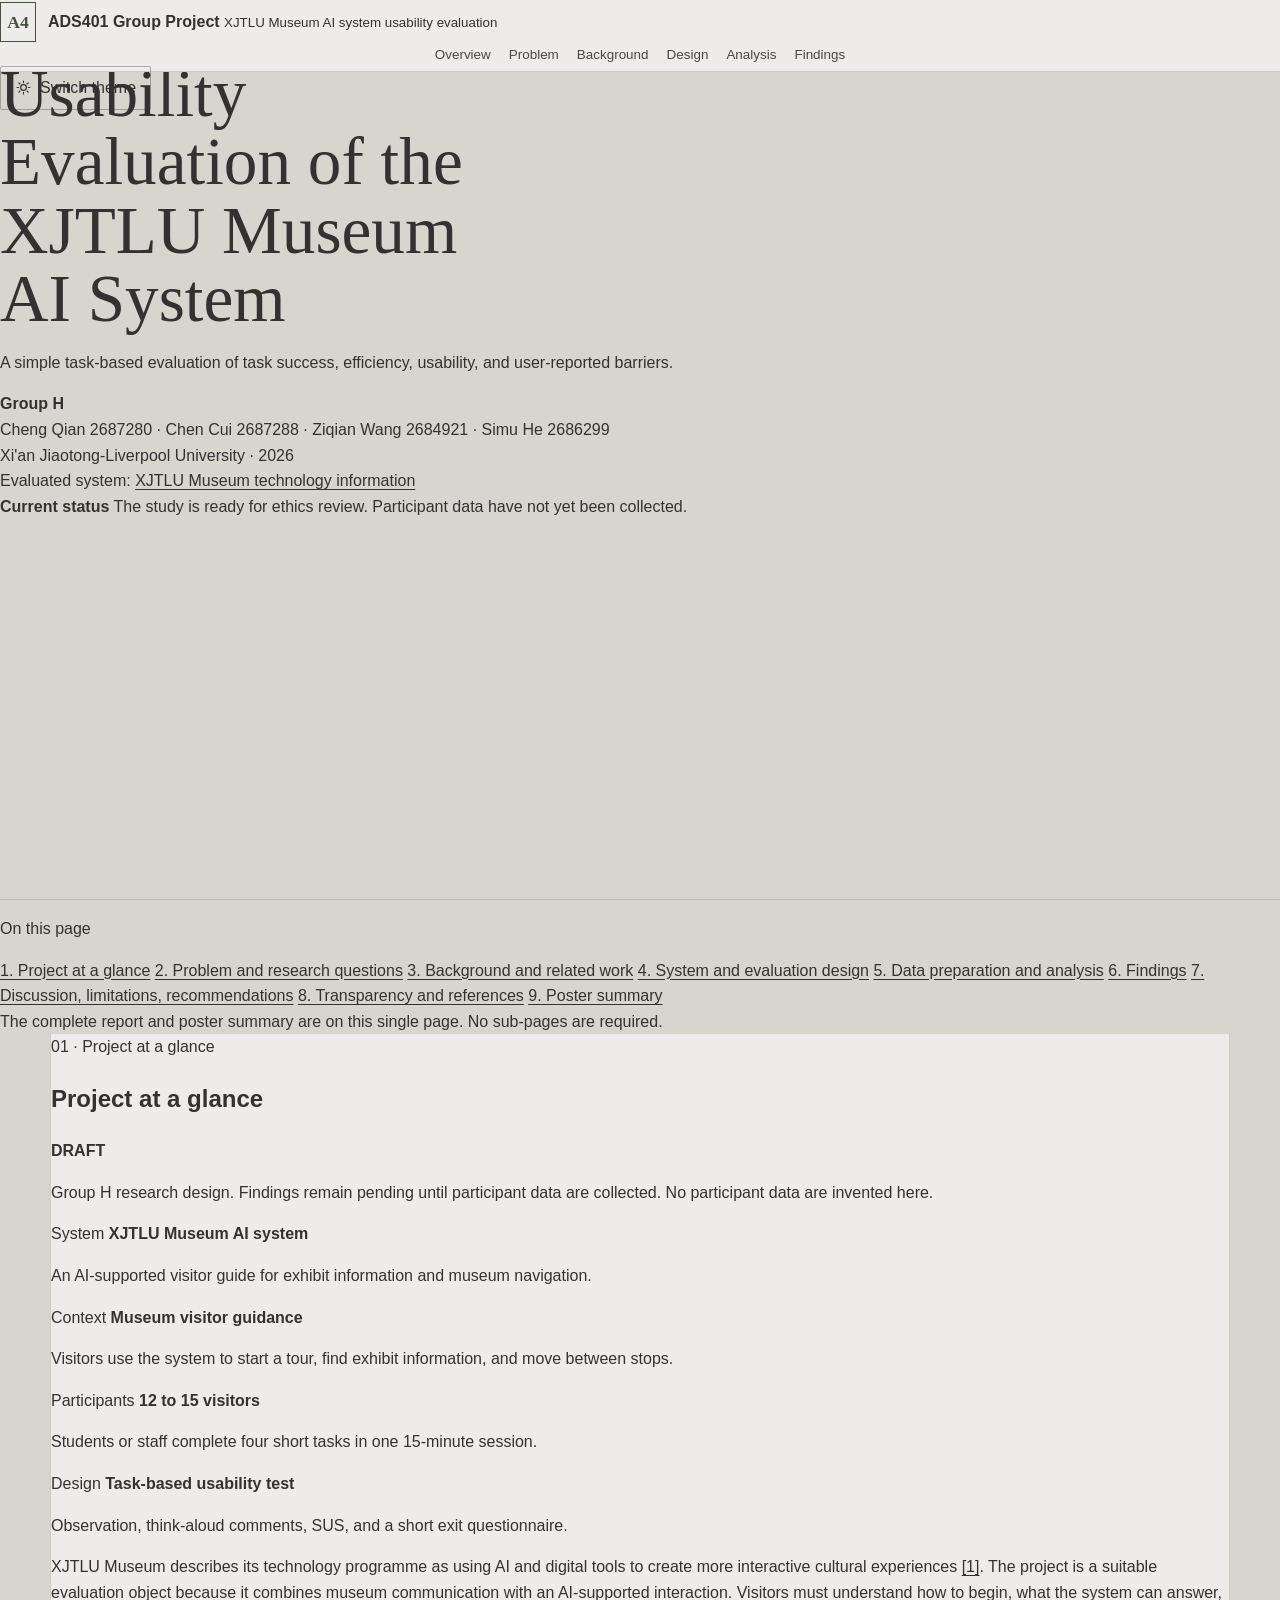
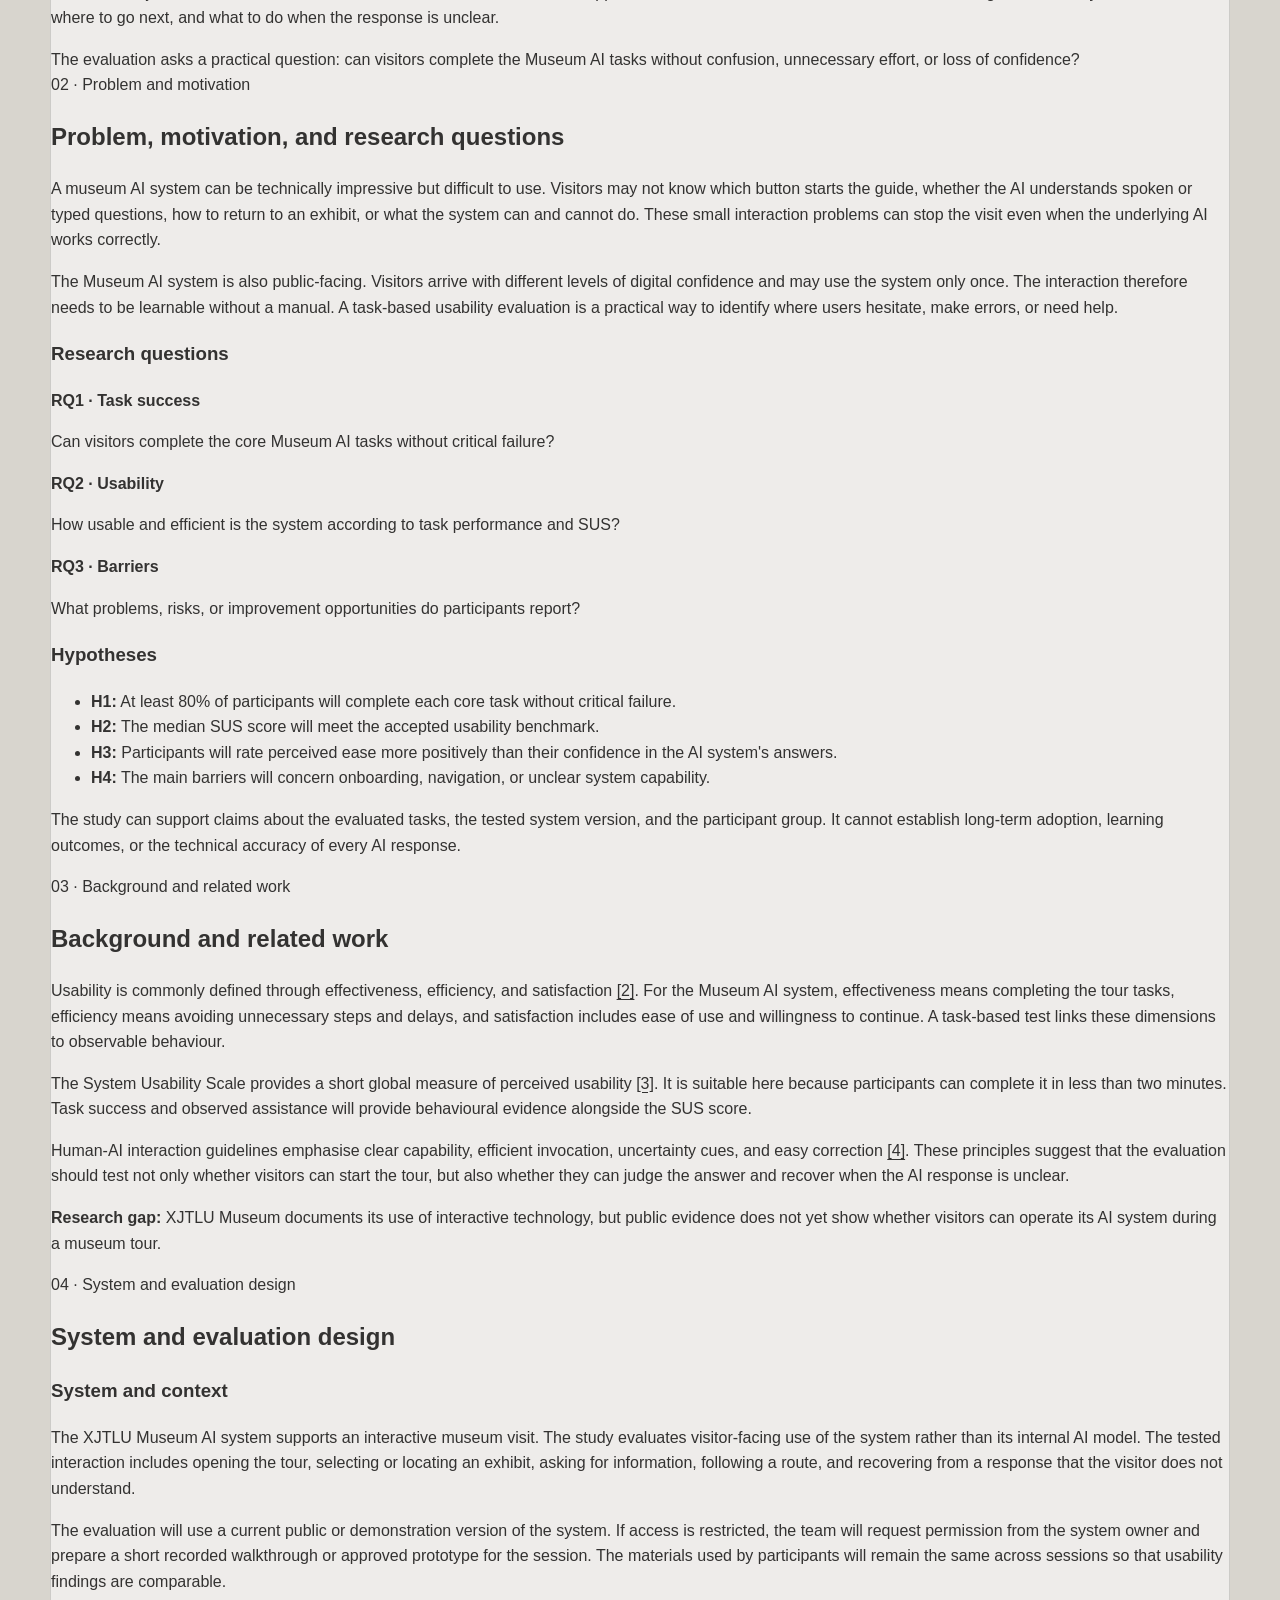
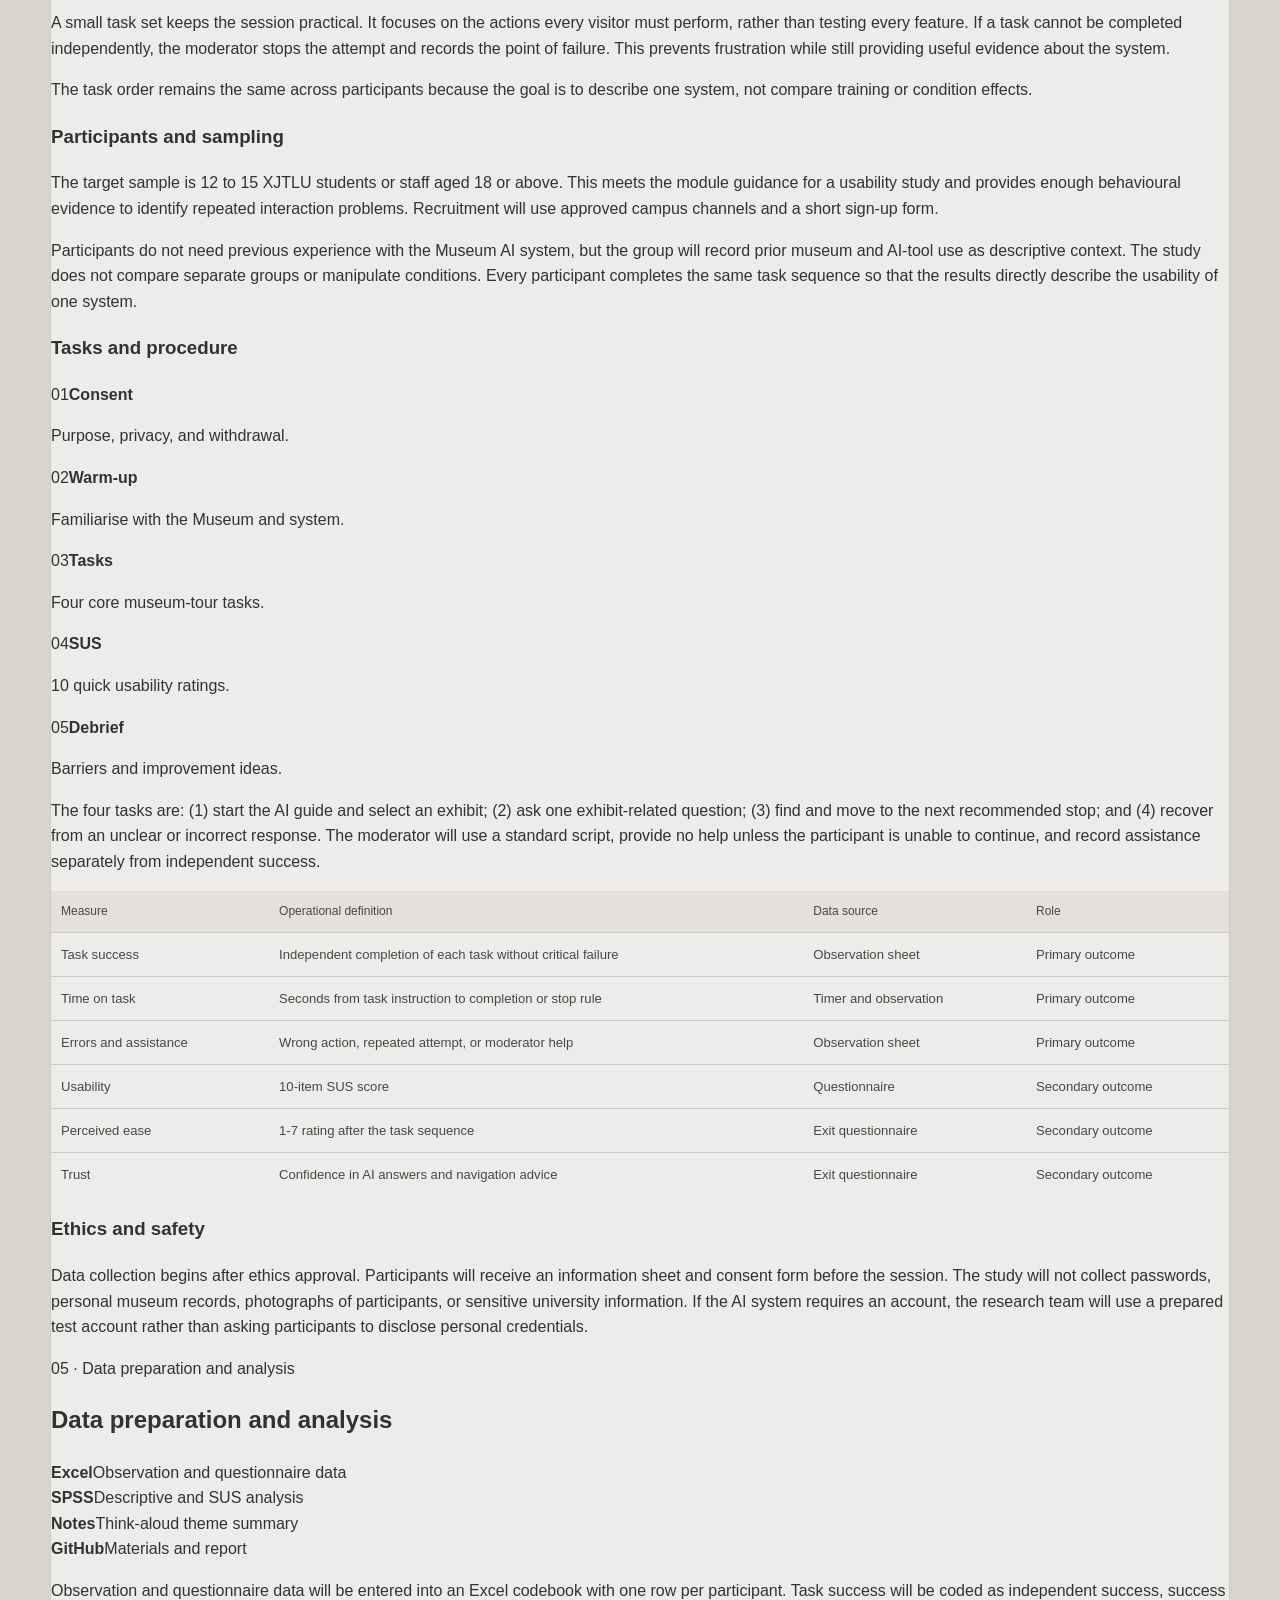
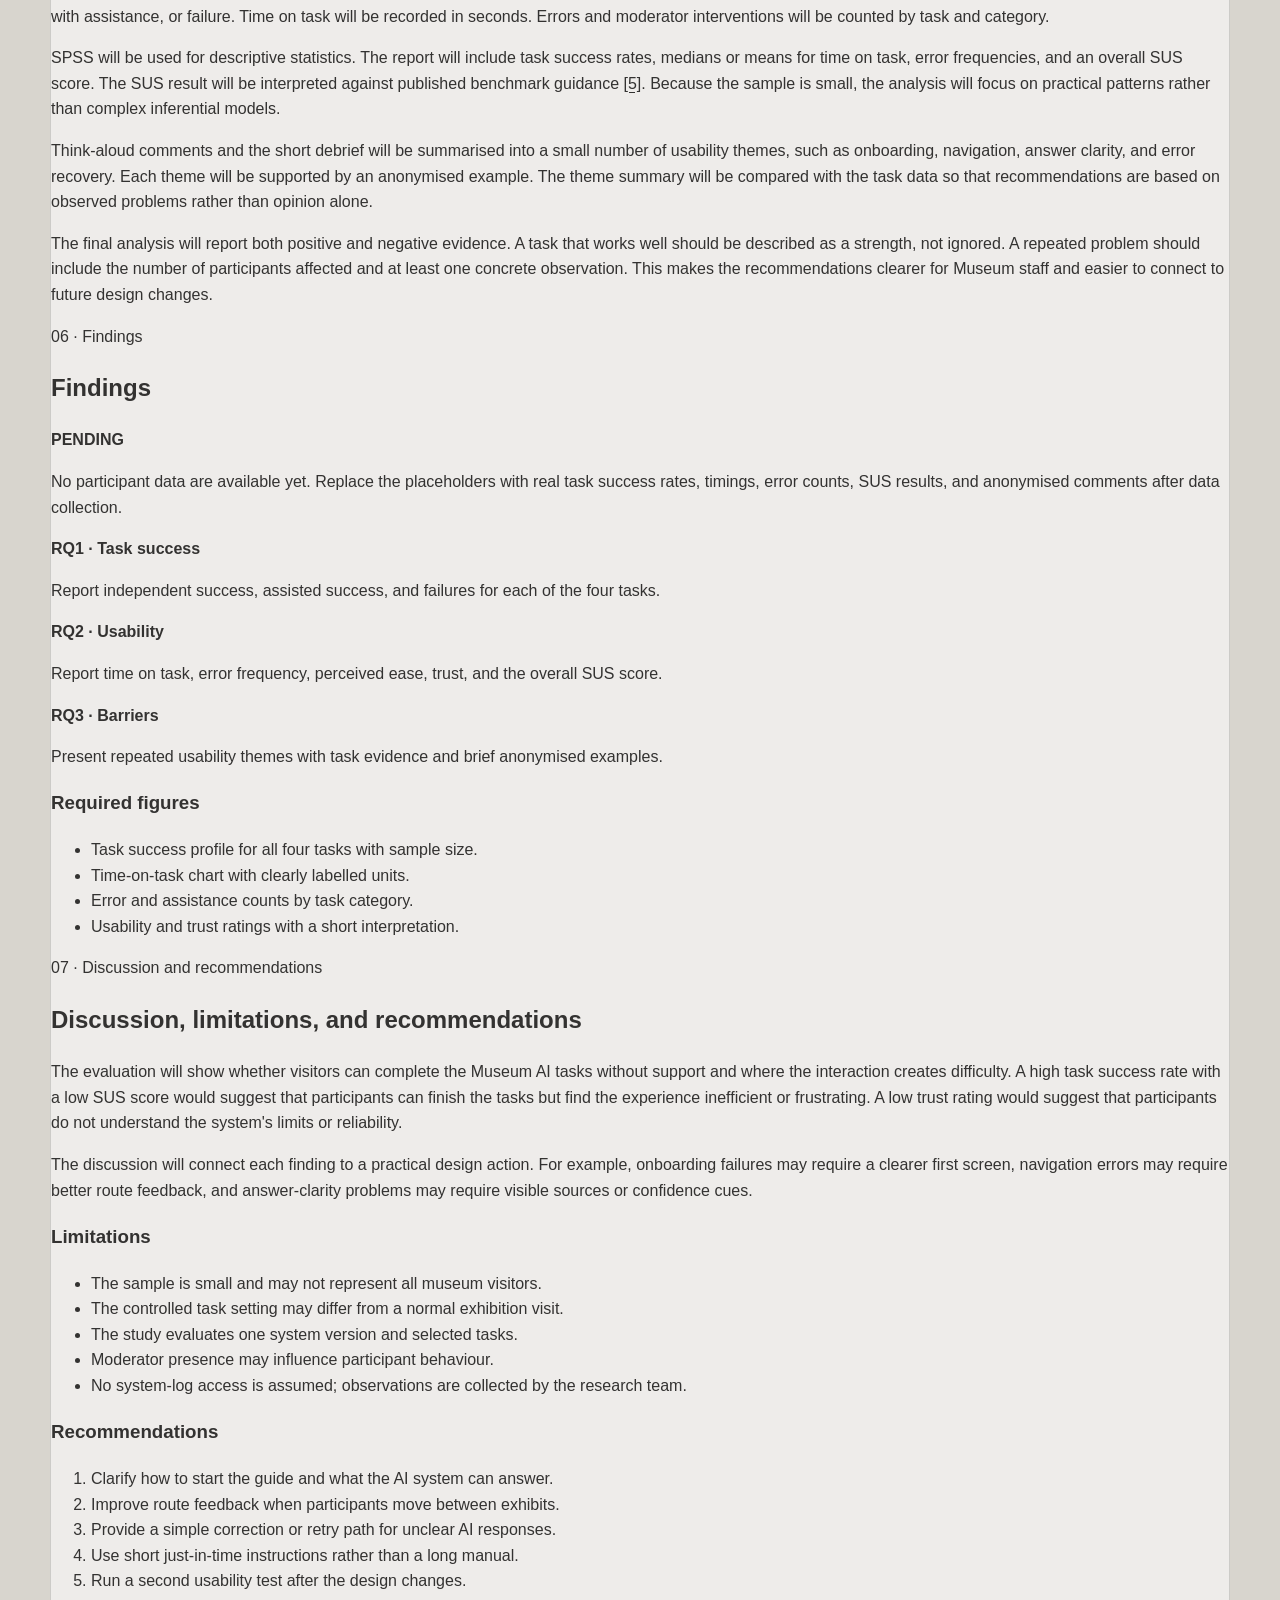
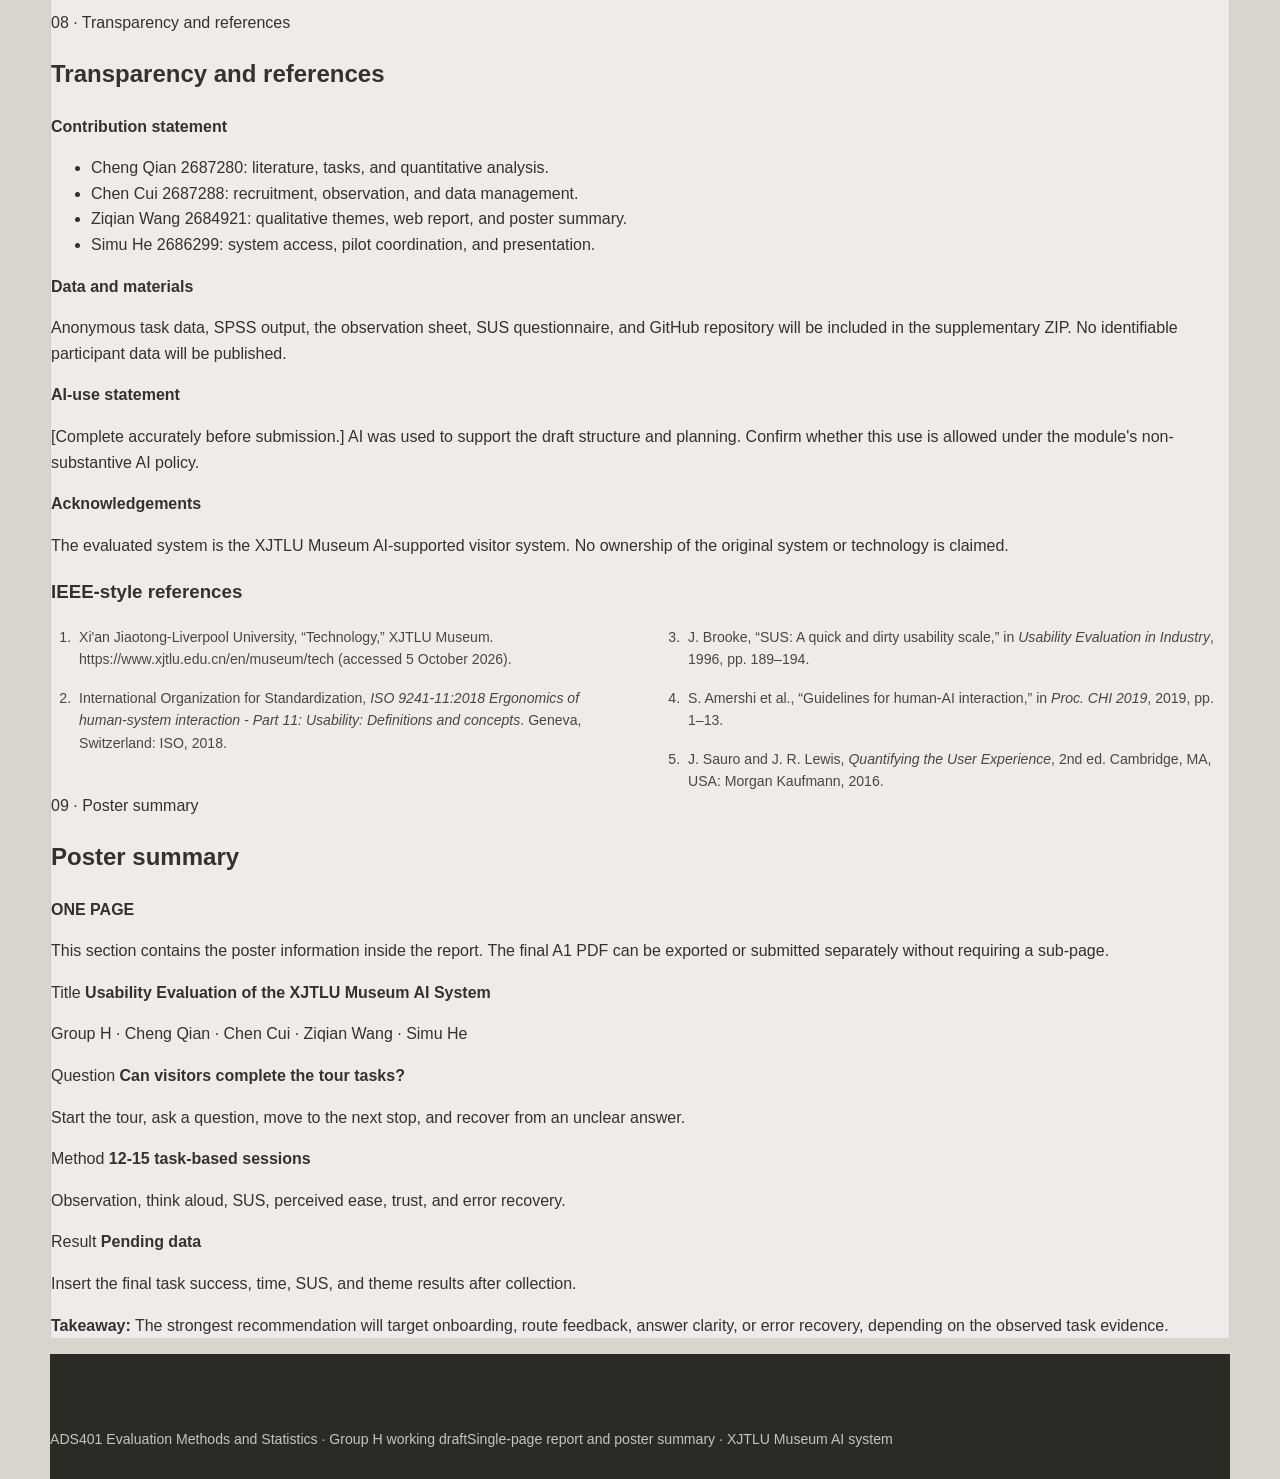
<file: ADS401_GroupXX_Report.html>
<!doctype html>
<html lang="en">
  <head>
    <meta charset="utf-8" />
    <meta name="viewport" content="width=device-width, initial-scale=1" />
    <meta
      name="description"
      content="ADS401 usability evaluation of the XJTLU Museum AI system."
    />
    <meta name="theme-color" content="#0b1f33" />
    <title>ADS401 Group H Report | XJTLU Museum AI System Usability</title>
    <link rel="stylesheet" href="./report.css" />
    <script defer src="./report.js"></script>
  </head>
  <body data-theme="light">
    <div class="progress-track" aria-hidden="true"><div class="progress-bar"></div></div>

    <header class="site-header">
      <a class="brand" href="#overview">
        <span class="brand-mark">A4</span>
        <span>
          <strong>ADS401 Group Project</strong>
          <small>XJTLU Museum AI system usability evaluation</small>
        </span>
      </a>

      <nav class="site-nav" aria-label="Report sections">
        <a href="#overview">Overview</a>
        <a href="#problem">Problem</a>
        <a href="#background">Background</a>
        <a href="#design">Design</a>
        <a href="#analysis">Analysis</a>
        <a href="#findings">Findings</a>
      </nav>

      <div class="header-actions">
        <button class="theme-button" id="theme-toggle" type="button">
          <svg viewBox="0 0 24 24" fill="none" width="16" height="16" aria-hidden="true">
            <path d="M12 3v2M12 19v2M3 12h2M19 12h2M5.6 5.6 7 7M17 17l1.4 1.4M18.4 5.6 17 7M7 17l-1.4 1.4" />
            <circle cx="12" cy="12" r="4" />
          </svg>
          <span id="theme-label">Dark mode</span>
        </button>
      </div>
    </header>

    <section class="hero">
      <div class="hero-inner">
        <div class="hero-meta">
          <span>ADS401 Evaluation Methods and Statistics</span>
          <span>Group ID: Group H</span>
          <span>Week 5 working draft</span>
        </div>
        <h1>Usability Evaluation of the XJTLU Museum AI System</h1>
        <p class="hero-summary">
          A simple task-based evaluation of task success, efficiency, usability, and user-reported barriers.
        </p>
        <div class="hero-foot">
          <div class="byline">
            <strong>Group H</strong><br />
            Cheng Qian 2687280 · Chen Cui 2687288 · Ziqian Wang 2684921 · Simu He 2686299<br />
            Xi'an Jiaotong-Liverpool University · 2026<br />
            Evaluated system:
            <a href="https://www.xjtlu.edu.cn/en/museum/tech" target="_blank" rel="noreferrer">XJTLU Museum technology information</a>
          </div>
          <div class="hero-status">
            <strong>Current status</strong>
            The study is ready for ethics review. Participant data have not yet been collected.
          </div>
        </div>
      </div>
    </section>

    <div class="page-shell">
      <aside class="toc" aria-label="On this page">
        <p>On this page</p>
        <nav>
          <a href="#overview">1. Project at a glance</a>
          <a href="#problem">2. Problem and research questions</a>
          <a href="#background">3. Background and related work</a>
          <a href="#design">4. System and evaluation design</a>
          <a href="#analysis">5. Data preparation and analysis</a>
          <a href="#findings">6. Findings</a>
          <a href="#discussion">7. Discussion, limitations, recommendations</a>
          <a href="#transparency">8. Transparency and references</a>
          <a href="#poster">9. Poster summary</a>
        </nav>
        <div class="reading-note">
          The complete report and poster summary are on this single page. No sub-pages are required.
        </div>
      </aside>

      <main class="report">
        <section class="report-section" id="overview">
          <div class="section-number">01 · Project at a glance</div>
          <h2>Project at a glance</h2>

          <div class="status-banner">
            <strong>DRAFT</strong>
            <p>
              Group H research design. Findings remain pending until participant data are collected. No
              participant data are invented here.
            </p>
          </div>

          <div class="glance-grid">
            <div class="glance-item">
              <span>System</span>
              <strong>XJTLU Museum AI system</strong>
              <p>An AI-supported visitor guide for exhibit information and museum navigation.</p>
            </div>
            <div class="glance-item">
              <span>Context</span>
              <strong>Museum visitor guidance</strong>
              <p>Visitors use the system to start a tour, find exhibit information, and move between stops.</p>
            </div>
            <div class="glance-item">
              <span>Participants</span>
              <strong>12 to 15 visitors</strong>
              <p>Students or staff complete four short tasks in one 15-minute session.</p>
            </div>
            <div class="glance-item">
              <span>Design</span>
              <strong>Task-based usability test</strong>
              <p>Observation, think-aloud comments, SUS, and a short exit questionnaire.</p>
            </div>
          </div>

          <p>
            XJTLU Museum describes its technology programme as using AI and digital tools to create more
            interactive cultural experiences
            <a href="#ref1">[1]</a>. The project is a suitable evaluation object because it combines museum
            communication with an AI-supported interaction. Visitors must understand how to begin, what the
            system can answer, where to go next, and what to do when the response is unclear.
          </p>

          <div class="quote">
            The evaluation asks a practical question: can visitors complete the Museum AI tasks without
            confusion, unnecessary effort, or loss of confidence?
          </div>
        </section>

        <section class="report-section" id="problem">
          <div class="section-number">02 · Problem and motivation</div>
          <h2>Problem, motivation, and research questions</h2>

          <p>
            A museum AI system can be technically impressive but difficult to use. Visitors may not know
            which button starts the guide, whether the AI understands spoken or typed questions, how to
            return to an exhibit, or what the system can and cannot do. These small interaction problems can
            stop the visit even when the underlying AI works correctly.
          </p>

          <p>
            The Museum AI system is also public-facing. Visitors arrive with different levels of digital
            confidence and may use the system only once. The interaction therefore needs to be learnable
            without a manual. A task-based usability evaluation is a practical way to identify where users
            hesitate, make errors, or need help.
          </p>

          <h3>Research questions</h3>
          <div class="question-list">
            <div class="question-block">
              <strong>RQ1 · Task success</strong>
              <p>Can visitors complete the core Museum AI tasks without critical failure?</p>
            </div>
            <div class="question-block">
              <strong>RQ2 · Usability</strong>
              <p>How usable and efficient is the system according to task performance and SUS?</p>
            </div>
            <div class="question-block">
              <strong>RQ3 · Barriers</strong>
              <p>What problems, risks, or improvement opportunities do participants report?</p>
            </div>
          </div>

          <h3>Hypotheses</h3>
          <ul>
            <li><strong>H1:</strong> At least 80% of participants will complete each core task without critical failure.</li>
            <li><strong>H2:</strong> The median SUS score will meet the accepted usability benchmark.</li>
            <li><strong>H3:</strong> Participants will rate perceived ease more positively than their confidence in the AI system's answers.</li>
            <li><strong>H4:</strong> The main barriers will concern onboarding, navigation, or unclear system capability.</li>
          </ul>

          <p>
            The study can support claims about the evaluated tasks, the tested system version, and the
            participant group. It cannot establish long-term adoption, learning outcomes, or the technical
            accuracy of every AI response.
          </p>
        </section>

        <section class="report-section" id="background">
          <div class="section-number">03 · Background and related work</div>
          <h2>Background and related work</h2>

          <p>
            Usability is commonly defined through effectiveness, efficiency, and satisfaction
            <a href="#ref2">[2]</a>. For the Museum AI system, effectiveness means completing the tour tasks,
            efficiency means avoiding unnecessary steps and delays, and satisfaction includes ease of use
            and willingness to continue. A task-based test links these dimensions to observable behaviour.
          </p>

          <p>
            The System Usability Scale provides a short global measure of perceived usability
            <a href="#ref3">[3]</a>. It is suitable here because participants can complete it in less than
            two minutes. Task success and observed assistance will provide behavioural evidence alongside the
            SUS score.
          </p>

          <p>
            Human-AI interaction guidelines emphasise clear capability, efficient invocation, uncertainty
            cues, and easy correction <a href="#ref4">[4]</a>. These principles suggest that the evaluation
            should test not only whether visitors can start the tour, but also whether they can judge the
            answer and recover when the AI response is unclear.
          </p>

          <div class="callout">
            <p>
              <strong>Research gap:</strong> XJTLU Museum documents its use of interactive technology,
              but public evidence does not yet show whether visitors can operate its AI system during a
              museum tour.
            </p>
          </div>
        </section>

        <section class="report-section" id="design">
          <div class="section-number">04 · System and evaluation design</div>
          <h2>System and evaluation design</h2>

          <h3>System and context</h3>
          <p>
            The XJTLU Museum AI system supports an interactive museum visit. The study evaluates visitor-facing
            use of the system rather than its internal AI model. The tested interaction includes opening the
            tour, selecting or locating an exhibit, asking for information, following a route, and recovering
            from a response that the visitor does not understand.
          </p>

          <p>
            The evaluation will use a current public or demonstration version of the system. If access is
            restricted, the team will request permission from the system owner and prepare a short recorded
            walkthrough or approved prototype for the session. The materials used by participants will remain
            the same across sessions so that usability findings are comparable.
          </p>

          <p>
            A small task set keeps the session practical. It focuses on the actions every visitor must
            perform, rather than testing every feature. If a task cannot be completed independently, the
            moderator stops the attempt and records the point of failure. This prevents frustration while
            still providing useful evidence about the system.
          </p>

          <p>
            The task order remains the same across participants because the goal is to describe one system,
            not compare training or condition effects.
          </p>

          <h3>Participants and sampling</h3>
          <p>
            The target sample is 12 to 15 XJTLU students or staff aged 18 or above. This meets the module
            guidance for a usability study and provides enough behavioural evidence to identify repeated
            interaction problems. Recruitment will use approved campus channels and a short sign-up form.
          </p>

          <p>
            Participants do not need previous experience with the Museum AI system, but the group will record prior
            museum and AI-tool use as descriptive context. The study does not compare separate groups or
            manipulate conditions. Every participant completes the same task sequence so that the results
            directly describe the usability of one system.
          </p>

          <h3>Tasks and procedure</h3>
          <div class="flow">
            <div class="design-step"><span>01</span><strong>Consent</strong><p>Purpose, privacy, and withdrawal.</p></div>
            <div class="design-step"><span>02</span><strong>Warm-up</strong><p>Familiarise with the Museum and system.</p></div>
            <div class="design-step"><span>03</span><strong>Tasks</strong><p>Four core museum-tour tasks.</p></div>
            <div class="design-step"><span>04</span><strong>SUS</strong><p>10 quick usability ratings.</p></div>
            <div class="design-step"><span>05</span><strong>Debrief</strong><p>Barriers and improvement ideas.</p></div>
          </div>

          <p>
            The four tasks are: (1) start the AI guide and select an exhibit; (2) ask one exhibit-related
            question; (3) find and move to the next recommended stop; and (4) recover from an unclear or
            incorrect response. The moderator will use a standard script, provide no help unless the
            participant is unable to continue, and record assistance separately from independent success.
          </p>

          <div class="table-wrap">
            <table>
              <thead>
                <tr>
                  <th>Measure</th>
                  <th>Operational definition</th>
                  <th>Data source</th>
                  <th>Role</th>
                </tr>
              </thead>
              <tbody>
                <tr>
                  <td>Task success</td>
                  <td>Independent completion of each task without critical failure</td>
                  <td>Observation sheet</td>
                  <td>Primary outcome</td>
                </tr>
                <tr>
                  <td>Time on task</td>
                  <td>Seconds from task instruction to completion or stop rule</td>
                  <td>Timer and observation</td>
                  <td>Primary outcome</td>
                </tr>
                <tr>
                  <td>Errors and assistance</td>
                  <td>Wrong action, repeated attempt, or moderator help</td>
                  <td>Observation sheet</td>
                  <td>Primary outcome</td>
                </tr>
                <tr>
                  <td>Usability</td>
                  <td>10-item SUS score</td>
                  <td>Questionnaire</td>
                  <td>Secondary outcome</td>
                </tr>
                <tr>
                  <td>Perceived ease</td>
                  <td>1-7 rating after the task sequence</td>
                  <td>Exit questionnaire</td>
                  <td>Secondary outcome</td>
                </tr>
                <tr>
                  <td>Trust</td>
                  <td>Confidence in AI answers and navigation advice</td>
                  <td>Exit questionnaire</td>
                  <td>Secondary outcome</td>
                </tr>
              </tbody>
            </table>
          </div>

          <h3>Ethics and safety</h3>
          <p>
            Data collection begins after ethics approval. Participants will receive an information sheet and
            consent form before the session. The study will not collect passwords, personal museum records,
            photographs of participants, or sensitive university information. If the AI system requires an
            account, the research team will use a prepared test account rather than asking participants to
            disclose personal credentials.
          </p>
        </section>

        <section class="report-section" id="analysis">
          <div class="section-number">05 · Data preparation and analysis</div>
          <h2>Data preparation and analysis</h2>

          <div class="metric-grid">
            <div class="metric"><strong>Excel</strong><span>Observation and questionnaire data</span></div>
            <div class="metric"><strong>SPSS</strong><span>Descriptive and SUS analysis</span></div>
            <div class="metric"><strong>Notes</strong><span>Think-aloud theme summary</span></div>
            <div class="metric"><strong>GitHub</strong><span>Materials and report</span></div>
          </div>

          <p>
            Observation and questionnaire data will be entered into an Excel codebook with one row per
            participant. Task success will be coded as independent success, success with assistance, or
            failure. Time on task will be recorded in seconds. Errors and moderator interventions will be
            counted by task and category.
          </p>

          <p>
            SPSS will be used for descriptive statistics. The report will include task success rates,
            medians or means for time on task, error frequencies, and an overall SUS score. The SUS result
            will be interpreted against published benchmark guidance <a href="#ref5">[5]</a>. Because the
            sample is small, the analysis will focus on practical patterns rather than complex inferential
            models.
          </p>

          <p>
            Think-aloud comments and the short debrief will be summarised into a small number of usability
            themes, such as onboarding, navigation, answer clarity, and error recovery. Each theme will be
            supported by an anonymised example. The theme summary will be compared with the task data so
            that recommendations are based on observed problems rather than opinion alone.
          </p>

          <p>
            The final analysis will report both positive and negative evidence. A task that works well should
            be described as a strength, not ignored. A repeated problem should include the number of
            participants affected and at least one concrete observation. This makes the recommendations
            clearer for Museum staff and easier to connect to future design changes.
          </p>
        </section>

        <section class="report-section" id="findings">
          <div class="section-number">06 · Findings</div>
          <h2>Findings</h2>

          <div class="status-banner">
            <strong>PENDING</strong>
            <p>
              No participant data are available yet. Replace the placeholders with real task success rates,
              timings, error counts, SUS results, and anonymised comments after data collection.
            </p>
          </div>

          <div class="finding-grid">
            <div class="finding-card">
              <strong>RQ1 · Task success</strong>
              <p>Report independent success, assisted success, and failures for each of the four tasks.</p>
            </div>
            <div class="finding-card">
              <strong>RQ2 · Usability</strong>
              <p>Report time on task, error frequency, perceived ease, trust, and the overall SUS score.</p>
            </div>
            <div class="finding-card">
              <strong>RQ3 · Barriers</strong>
              <p>Present repeated usability themes with task evidence and brief anonymised examples.</p>
            </div>
          </div>

          <h3>Required figures</h3>
          <ul>
            <li>Task success profile for all four tasks with sample size.</li>
            <li>Time-on-task chart with clearly labelled units.</li>
            <li>Error and assistance counts by task category.</li>
            <li>Usability and trust ratings with a short interpretation.</li>
          </ul>
        </section>

        <section class="report-section" id="discussion">
          <div class="section-number">07 · Discussion and recommendations</div>
          <h2>Discussion, limitations, and recommendations</h2>

          <p>
            The evaluation will show whether visitors can complete the Museum AI tasks without support and
            where the interaction creates difficulty. A high task success rate with a low SUS score would
            suggest that participants can finish the tasks but find the experience inefficient or
            frustrating. A low trust rating would suggest that participants do not understand the system's
            limits or reliability.
          </p>

          <p>
            The discussion will connect each finding to a practical design action. For example, onboarding
            failures may require a clearer first screen, navigation errors may require better route feedback,
            and answer-clarity problems may require visible sources or confidence cues.
          </p>

          <h3>Limitations</h3>
          <ul>
            <li>The sample is small and may not represent all museum visitors.</li>
            <li>The controlled task setting may differ from a normal exhibition visit.</li>
            <li>The study evaluates one system version and selected tasks.</li>
            <li>Moderator presence may influence participant behaviour.</li>
            <li>No system-log access is assumed; observations are collected by the research team.</li>
          </ul>

          <h3>Recommendations</h3>
          <ol>
            <li>Clarify how to start the guide and what the AI system can answer.</li>
            <li>Improve route feedback when participants move between exhibits.</li>
            <li>Provide a simple correction or retry path for unclear AI responses.</li>
            <li>Use short just-in-time instructions rather than a long manual.</li>
            <li>Run a second usability test after the design changes.</li>
          </ol>
        </section>

        <section class="report-section" id="transparency">
          <div class="section-number">08 · Transparency and references</div>
          <h2>Transparency and references</h2>

          <div class="transparency-grid">
            <div class="transparency-card">
              <strong>Contribution statement</strong>
              <ul>
                <li>Cheng Qian 2687280: literature, tasks, and quantitative analysis.</li>
                <li>Chen Cui 2687288: recruitment, observation, and data management.</li>
                <li>Ziqian Wang 2684921: qualitative themes, web report, and poster summary.</li>
                <li>Simu He 2686299: system access, pilot coordination, and presentation.</li>
              </ul>
            </div>
            <div class="transparency-card">
              <strong>Data and materials</strong>
              <p>
                Anonymous task data, SPSS output, the observation sheet, SUS questionnaire, and GitHub
                repository will be included in the supplementary ZIP. No identifiable participant data will
                be published.
              </p>
            </div>
            <div class="transparency-card">
              <strong>AI-use statement</strong>
              <p>
                [Complete accurately before submission.] AI was used to support the draft structure and
                planning. Confirm whether this use is allowed under the module's non-substantive AI policy.
              </p>
            </div>
            <div class="transparency-card">
              <strong>Acknowledgements</strong>
              <p>
                The evaluated system is the XJTLU Museum AI-supported visitor system. No ownership of the
                original system or technology is claimed.
              </p>
            </div>
          </div>

          <h3>IEEE-style references</h3>
          <ol class="reference-list">
            <li id="ref1">
              Xi'an Jiaotong-Liverpool University, “Technology,” XJTLU Museum.
              https://www.xjtlu.edu.cn/en/museum/tech (accessed 5 October 2026).
            </li>
            <li id="ref2">
              International Organization for Standardization, <em>ISO 9241-11:2018 Ergonomics of human-system
              interaction - Part 11: Usability: Definitions and concepts</em>. Geneva, Switzerland: ISO, 2018.
            </li>
            <li id="ref3">
              J. Brooke, “SUS: A quick and dirty usability scale,” in <em>Usability Evaluation in Industry</em>,
              1996, pp. 189–194.
            </li>
            <li id="ref4">
              S. Amershi et al., “Guidelines for human-AI interaction,” in <em>Proc. CHI 2019</em>, 2019,
              pp. 1–13.
            </li>
            <li id="ref5">
              J. Sauro and J. R. Lewis, <em>Quantifying the User Experience</em>, 2nd ed. Cambridge, MA, USA:
              Morgan Kaufmann, 2016.
            </li>
          </ol>
        </section>

        <section class="report-section" id="poster">
          <div class="section-number">09 · Poster summary</div>
          <h2>Poster summary</h2>

          <div class="status-banner">
            <strong>ONE PAGE</strong>
            <p>
              This section contains the poster information inside the report. The final A1 PDF can be
              exported or submitted separately without requiring a sub-page.
            </p>
          </div>

          <div class="glance-grid">
            <div class="glance-item">
              <span>Title</span>
              <strong>Usability Evaluation of the XJTLU Museum AI System</strong>
              <p>Group H · Cheng Qian · Chen Cui · Ziqian Wang · Simu He</p>
            </div>
            <div class="glance-item">
              <span>Question</span>
              <strong>Can visitors complete the tour tasks?</strong>
              <p>Start the tour, ask a question, move to the next stop, and recover from an unclear answer.</p>
            </div>
            <div class="glance-item">
              <span>Method</span>
              <strong>12-15 task-based sessions</strong>
              <p>Observation, think aloud, SUS, perceived ease, trust, and error recovery.</p>
            </div>
            <div class="glance-item">
              <span>Result</span>
              <strong>Pending data</strong>
              <p>Insert the final task success, time, SUS, and theme results after collection.</p>
            </div>
          </div>

          <div class="callout">
            <p>
              <strong>Takeaway:</strong> The strongest recommendation will target onboarding, route feedback,
              answer clarity, or error recovery, depending on the observed task evidence.
            </p>
          </div>
        </section>
      </main>
    </div>

    <footer class="site-footer">
      <p>ADS401 Evaluation Methods and Statistics · Group H working draft</p>
      <p>Single-page report and poster summary · XJTLU Museum AI system</p>
    </footer>

  </body>
</html>
</file>
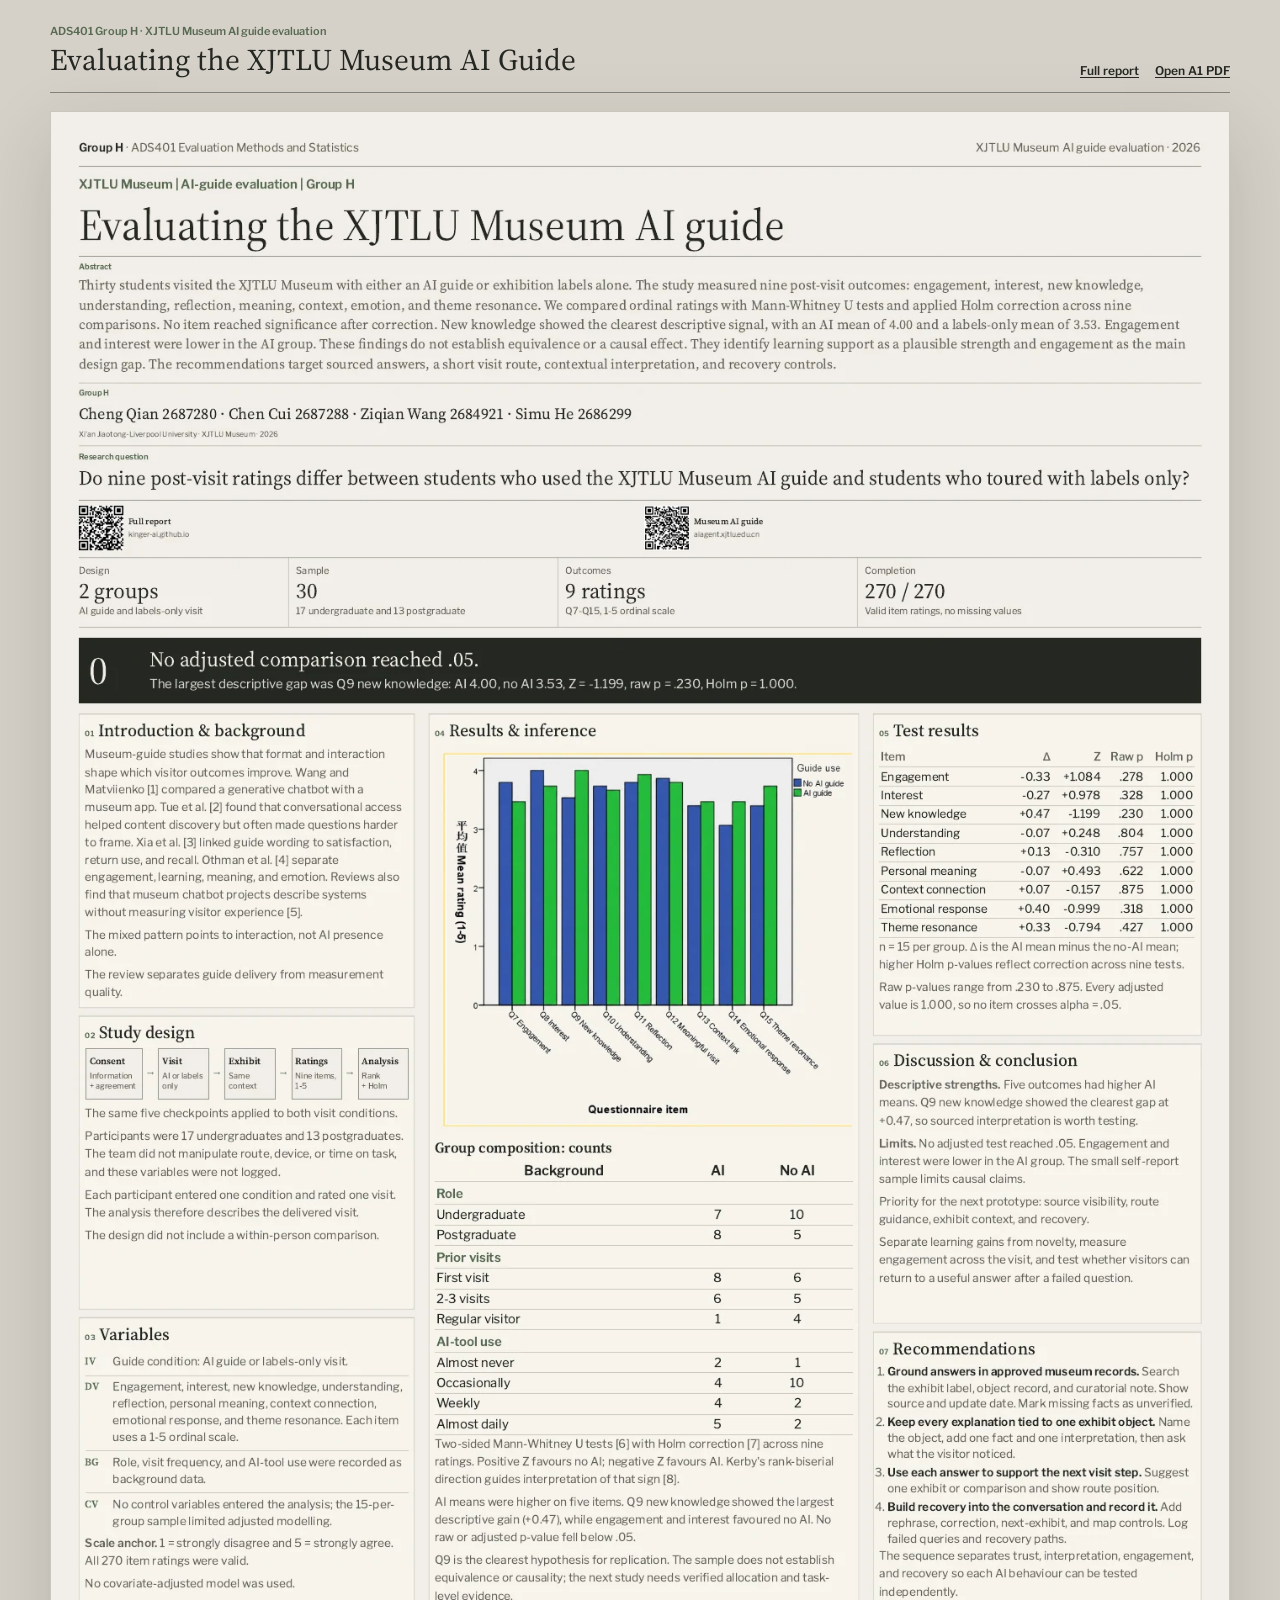
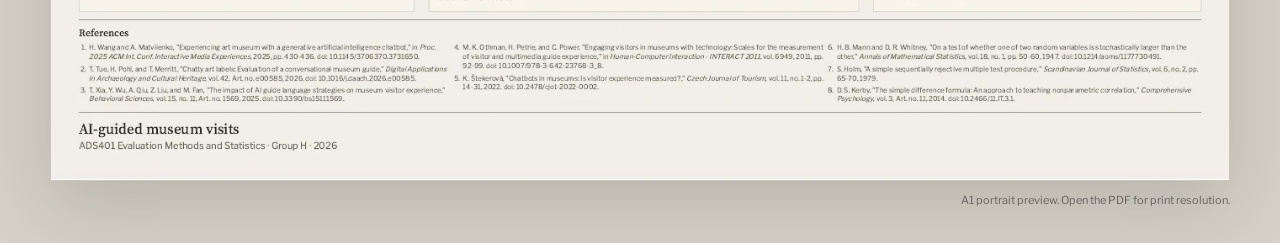
<file: poster.html>
<!doctype html>
<html lang="en">
  <head>
    <meta charset="utf-8" />
    <meta name="viewport" content="width=device-width, initial-scale=1" />
    <meta name="page-type" content="service" />
    <meta name="site-kind" content="other" />
    <meta name="page-kind" content="service" />
    <meta name="theme-color" content="#f1eee7" />
    <meta
      name="description"
      content="A1 research poster for the ADS401 Group H evaluation of the XJTLU Museum AI guide."
    />
    <title>Group H | Evaluating the XJTLU Museum AI Guide</title>
    <link rel="icon" href="./favicon.svg" type="image/svg+xml" />
    <link rel="preconnect" href="https://fonts.googleapis.com" />
    <link rel="preconnect" href="https://fonts.gstatic.com" crossorigin />
    <link
      href="https://fonts.googleapis.com/css2?family=Source+Serif+4:opsz,wght@8..60,400..700&family=Libre+Franklin:wght@400..600&display=swap"
      rel="stylesheet"
    />
    <style>
      :root {
        --paper: #f1eee7;
        --surface: #e5e1d8;
        --ink: #252722;
        --muted: #66645d;
        --line: rgba(37, 39, 34, 0.2);
        --line-strong: rgba(37, 39, 34, 0.45);
        --accent: #586a52;
        --accent-soft: #dfe5da;
        --display: "Source Serif 4", Georgia, "Times New Roman", serif;
        --body: "Libre Franklin", Aptos, "Segoe UI", sans-serif;
      }

      * {
        box-sizing: border-box;
      }

      html,
      body {
        margin: 0;
      }

      body {
        min-width: 320px;
        color: var(--ink);
        background: #d5d1c8;
        font-family: var(--body);
        -webkit-font-smoothing: antialiased;
      }

      a {
        color: inherit;
        text-underline-offset: 0.18em;
      }

      img {
        display: block;
        max-width: 100%;
      }

      .poster-stage {
        padding: 30px 18px;
      }

      .poster-web-view {
        display: none;
      }

      .poster {
        width: min(1180px, 100%);
        min-height: 1660px;
        margin: 0 auto;
        padding: 34px;
        overflow: hidden;
        background: var(--paper);
        border: 1px solid var(--line);
        box-shadow: 0 30px 80px rgba(33, 33, 28, 0.16);
      }

      .topbar {
        display: flex;
        align-items: center;
        justify-content: space-between;
        padding-bottom: 12px;
        border-bottom: 1px solid var(--line-strong);
        color: var(--muted);
        font-size: 10px;
        line-height: 1.4;
      }

      .topbar strong {
        color: var(--ink);
        font-weight: 600;
      }

      .hero {
        display: grid;
        grid-template-columns: minmax(0, 1fr);
        gap: 30px;
        align-items: stretch;
        padding: 26px 0 24px;
      }

      .hero-copy {
        display: flex;
        min-width: 0;
        flex-direction: column;
      }

      .kicker {
        margin: 0 0 18px;
        color: var(--accent);
        font-size: 11px;
        font-weight: 600;
        line-height: 1.35;
      }

      h1 {
        max-width: none;
        margin: 0;
        font-family: var(--display);
        font-size: 68px;
        font-weight: 400;
        line-height: 0.98;
      }

      .dek {
        max-width: 54ch;
        margin: 18px 0 0;
        color: var(--muted);
        font-family: var(--display);
        font-size: 19px;
        line-height: 1.45;
      }

      .research-question {
        margin-top: 24px;
        padding: 16px 0 16px 20px;
        border-left: 3px solid var(--accent);
      }

      .research-question span {
        display: block;
        margin-bottom: 7px;
        color: var(--accent);
        font-size: 10px;
        font-weight: 600;
      }

      .research-question p {
        max-width: 42ch;
        margin: 0;
        font-family: var(--display);
        font-size: 21px;
        line-height: 1.32;
      }

      .poster-abstract {
        max-width: 54ch;
        margin-top: 22px;
        padding-top: 14px;
        border-top: 1px solid var(--line-strong);
      }

      .poster-abstract span {
        display: block;
        margin-bottom: 7px;
        color: var(--accent);
        font-size: 10px;
        font-weight: 600;
      }

      .poster-abstract p {
        margin: 0;
        color: var(--muted);
        font-family: var(--display);
        font-size: 14px;
        line-height: 1.45;
      }

      .hero-panel {
        display: flex;
        min-width: 0;
        padding: 22px;
        flex-direction: column;
        justify-content: space-between;
        background: var(--accent-soft);
        border-top: 3px solid var(--accent);
      }

      .hero-question span,
      .hero-group span,
      .hero-boundary strong {
        display: block;
        margin-bottom: 7px;
        color: var(--accent);
        font-size: 10px;
        font-weight: 600;
      }

      .hero-group {
        padding-bottom: 14px;
        border-top: 1px solid var(--line-strong);
        border-bottom: 0;
      }

      .hero-copy .hero-group {
        margin-top: 22px;
        padding-top: 14px;
        padding-bottom: 14px;
        border-bottom: 1px solid var(--line-strong);
      }

      .hero-copy > .poster-abstract {
        max-width: none;
      }

      .hero-copy .hero-question {
        margin-top: 0;
        padding-top: 16px;
        border-top: 0;
      }

      .hero-group p {
        margin: 0;
        color: var(--ink);
        font-family: var(--display);
        font-size: 16px;
        line-height: 1.45;
        white-space: nowrap;
      }

      .hero-group small {
        display: block;
        margin-top: 8px;
        color: var(--muted);
        font-size: 9px;
        line-height: 1.45;
      }

      .hero-question p {
        margin: 0;
        font-family: var(--display);
        font-size: 18px;
        line-height: 1.3;
      }

      .hero-panel > .poster-abstract {
        margin-top: 0;
        padding-top: 0;
        border-top: 0;
      }

      .hero-panel .hero-question {
        margin-top: 22px;
        padding-top: 16px;
        border-top: 1px solid var(--line-strong);
      }

      .hero-panel-facts {
        margin: 20px 0;
        border-top: 1px solid var(--line-strong);
        border-bottom: 1px solid var(--line-strong);
      }

      .hero-panel-facts div {
        display: grid;
        grid-template-columns: 74px minmax(0, 1fr);
        gap: 8px;
        padding: 8px 0;
        border-bottom: 1px solid var(--line);
      }

      .hero-panel-facts div:last-child {
        border-bottom: 0;
      }

      .hero-panel-facts dt {
        color: var(--muted);
        font-size: 9px;
      }

      .hero-panel-facts dd {
        margin: 0;
        color: var(--ink);
        font-size: 9px;
        line-height: 1.45;
      }

      .hero-boundary {
        padding-top: 14px;
        border-top: 1px solid var(--line-strong);
      }

      .hero-boundary p {
        margin: 0;
        color: var(--muted);
        font-size: 9px;
        line-height: 1.45;
      }

      .hero-qr-row {
        display: grid;
        grid-template-columns: repeat(2, minmax(0, 1fr));
        gap: 18px;
        margin-top: 16px;
        padding-top: 14px;
        border-top: 1px solid var(--line-strong);
      }

      .hero-qr {
        display: grid;
        grid-template-columns: 64px minmax(0, 1fr);
        gap: 10px;
        align-items: center;
      }

      .hero-qr img {
        width: 64px;
        height: 64px;
      }

      .hero-qr strong,
      .hero-qr span {
        display: block;
      }

      .hero-qr strong {
        font-family: var(--display);
        font-size: 15px;
        font-weight: 500;
      }

      .hero-qr span {
        margin-top: 3px;
        color: var(--muted);
        font-size: 9px;
        line-height: 1.4;
      }

      .hero-meta {
        display: grid;
        grid-template-columns: minmax(0, 1fr);
        gap: 20px;
        align-items: end;
        margin-top: auto;
        padding-top: 26px;
      }

      .authors {
        margin: 0;
        color: var(--muted);
        font-size: 10px;
        line-height: 1.55;
      }

      .authors strong {
        display: block;
        margin-bottom: 3px;
        color: var(--ink);
        font-size: 11px;
        font-weight: 600;
      }

      .qr {
        text-align: center;
      }

      .qr img {
        width: 92px;
        height: 92px;
        margin: 0 auto 6px;
      }

      .qr span {
        display: block;
        color: var(--muted);
        font-size: 8px;
        line-height: 1.35;
      }

      .hero-photo {
        min-height: 360px;
        margin: 0;
        overflow: hidden;
        background: var(--surface);
      }

      .hero-photo img {
        width: 100%;
        height: 100%;
        object-fit: cover;
      }

      .snapshot {
        display: grid;
        grid-template-columns: 0.7fr 0.9fr 1fr 1.15fr;
        border-top: 1px solid var(--line-strong);
        border-bottom: 1px solid var(--line-strong);
      }

      .snapshot div {
        min-height: 92px;
        padding: 16px 18px;
        border-right: 1px solid var(--line);
      }

      .snapshot div:first-child {
        padding-left: 0;
      }

      .snapshot div:last-child {
        padding-right: 0;
        border-right: 0;
      }

      .snapshot span {
        display: block;
        color: var(--muted);
        font-size: 9px;
      }

      .snapshot strong {
        display: block;
        margin-top: 5px;
        font-family: var(--display);
        font-size: 27px;
        font-weight: 400;
        line-height: 1;
      }

      .snapshot p {
        margin: 7px 0 0;
        color: var(--muted);
        font-size: 10px;
        line-height: 1.45;
      }

      .result-banner {
        display: grid;
        grid-template-columns: 92px minmax(0, 1fr);
        gap: 24px;
        align-items: center;
        margin: 22px 0;
        padding: 20px 24px;
        color: var(--paper);
        background: var(--ink);
      }

      .result-banner .zero {
        font-family: var(--display);
        font-size: 72px;
        line-height: 0.85;
      }

      .result-banner h2 {
        margin: 0;
        font-family: var(--display);
        font-size: 26px;
        font-weight: 400;
        line-height: 1.15;
      }

      .result-banner p {
        margin: 8px 0 0;
        color: #d4d3cd;
        font-size: 11px;
        line-height: 1.45;
      }

      .body-grid {
        display: grid;
        grid-template-columns: 0.92fr 1.18fr 0.9fr;
        grid-template-rows: minmax(0, 1fr);
        gap: 28px;
        min-height: 0;
        align-items: stretch;
      }

      .column {
        display: grid;
        min-width: 0;
        grid-template-rows: repeat(3, minmax(0, 1fr));
        gap: 24px;
      }

      .column:nth-child(2) {
        grid-template-rows: minmax(0, 1fr);
      }

      .column:nth-child(3) {
        grid-template-rows: minmax(0, 1.15fr) minmax(0, 1fr) minmax(0, 1fr);
      }

      .module {
        height: 100%;
        padding: 14px;
        background: #f7f4ed;
        border: 1px solid var(--line);
        border-top: 2px solid var(--line-strong);
      }

      .results-module {
        display: flex;
        min-height: 0;
        flex-direction: column;
        overflow: hidden;
      }

      .results-module .chart {
        min-height: 0;
        flex: 1;
        object-fit: contain;
      }

      .results-chart-stack {
        display: grid;
        min-height: 0;
        flex: 1;
        grid-template-rows: minmax(0, 1fr) auto;
        gap: 10px;
      }

      .results-chart-stack .chart {
        width: 100%;
        height: 100%;
        min-height: 0;
      }

      .composition-table {
        width: 100%;
        border-collapse: collapse;
        color: var(--ink);
        font-size: 12px;
      }

      .composition-table caption {
        padding-bottom: 9px;
        color: var(--ink);
        font-family: var(--display);
        font-size: 20px;
        font-weight: 600;
        line-height: 1.15;
        text-align: left;
      }

      .composition-table th,
      .composition-table td {
        padding: 4px 3px;
        border-bottom: 1px solid var(--line);
      }

      .composition-table thead th {
        color: var(--ink);
        font-size: 16px;
        font-weight: 600;
        line-height: 1.15;
      }

      .composition-table thead th:not(:first-child),
      .composition-table td:not(:first-child) {
        text-align: center;
      }

      .composition-table .section-row th {
        padding-top: 9px;
        color: var(--accent);
        font-size: 16px;
        font-weight: 600;
        line-height: 1.2;
        text-align: left;
      }

      .composition-table .section-row + tr th,
      .composition-table .section-row + tr td {
        border-top: 0;
      }

      .compact-recommendations {
        margin: 10px 0 0;
        padding-left: 16px;
      }

      .compact-recommendations li {
        color: var(--muted);
        font-size: 10px;
        line-height: 1.45;
      }

      .compact-recommendations li + li {
        margin-top: 7px;
      }

      .compact-recommendations strong {
        color: var(--ink);
      }

      .module h3 {
        display: flex;
        gap: 8px;
        align-items: baseline;
        margin: 0 0 11px;
        font-family: var(--display);
        font-size: 20px;
        font-weight: 500;
        line-height: 1.2;
      }

      .module h3 em {
        color: var(--accent);
        font-family: var(--body);
        font-size: 9px;
        font-style: normal;
        font-weight: 600;
      }

      .module p,
      .module li {
        color: var(--muted);
        font-size: 11px;
        line-height: 1.55;
      }

      .module p {
        margin: 0 0 9px;
      }

      .module p:last-child {
        margin-bottom: 0;
      }

      .module ul,
      .module ol {
        margin: 0;
        padding-left: 16px;
      }

      .module li + li {
        margin-top: 5px;
      }

      .flow {
        display: grid;
        gap: 7px;
      }

      .flow div {
        display: grid;
        grid-template-columns: 22px minmax(0, 1fr);
        gap: 8px;
        align-items: start;
      }

      .flow b {
        display: grid;
        width: 22px;
        height: 22px;
        place-items: center;
        color: var(--accent);
        border: 1px solid var(--accent);
        font-family: var(--body);
        font-size: 14px;
        font-weight: 600;
        line-height: 1;
      }

      .flow span {
        color: var(--ink);
        font-size: 10px;
        line-height: 1.45;
      }

      .study-flow {
        display: flex;
        gap: 8px;
        align-items: stretch;
        margin: 8px 0 14px;
      }

      .study-step {
        flex: 1 1 0;
        min-width: 0;
        padding: 10px 8px;
        background: #f1eee7;
        border: 1px solid var(--line-strong);
      }

      .study-step:first-child {
        flex-grow: 1.15;
      }

      .study-step > strong,
      .study-step > span {
        display: block;
      }

      .study-step > strong {
        color: var(--ink);
        font-family: var(--display);
        font-size: 14px;
        font-weight: 600;
        line-height: 1.2;
        overflow-wrap: normal;
        word-break: normal;
        hyphens: none;
      }

      .study-step > span {
        margin-top: 5px;
        color: var(--muted);
        font-size: 10px;
        line-height: 1.35;
        overflow-wrap: normal;
        word-break: normal;
        hyphens: none;
      }

      .step-join {
        display: inline !important;
        margin-top: 0 !important;
        white-space: nowrap;
      }

      .flow-arrow {
        display: grid;
        flex: 0 0 14px;
        place-items: center;
        color: var(--accent);
        font-size: 16px;
        font-weight: 600;
        line-height: 1;
      }

      .measures {
        display: grid;
        grid-template-columns: repeat(2, minmax(0, 1fr));
        gap: 6px 12px;
      }

      .measures div {
        padding: 8px 0;
        border-bottom: 1px solid var(--line);
      }

      .measures strong,
      .measures span {
        display: block;
      }

      .measures strong {
        font-size: 9px;
        font-weight: 600;
      }

      .measures span {
        margin-top: 3px;
        color: var(--muted);
        font-size: 8px;
        line-height: 1.4;
      }

      .variables {
        display: grid;
        gap: 0;
        margin: 0;
      }

      .variables div {
        display: grid;
        grid-template-columns: 34px minmax(0, 1fr);
        gap: 9px;
        padding: 7px 0;
        border-bottom: 1px solid var(--line);
      }

      .variables div:last-child {
        border-bottom: 0;
      }

      .variables dt {
        color: var(--accent);
        font-family: var(--display);
        font-size: 13px;
        font-weight: 600;
      }

      .variables dd {
        margin: 0;
        color: var(--muted);
        font-size: 9px;
        line-height: 1.45;
      }

      .chart {
        width: 100%;
        height: auto;
        background: #f7f4ed;
        object-fit: contain;
        object-position: center center;
      }

      .chart-key {
        display: flex;
        flex-wrap: wrap;
        gap: 8px 14px;
        margin: 9px 0 0;
        color: var(--muted);
        font-size: 8px;
      }

      .chart-key span {
        display: inline-flex;
        gap: 5px;
        align-items: center;
      }

      .chart-key i {
        width: 16px;
        height: 4px;
        background: var(--accent);
      }

      .chart-key span:last-child i {
        background: var(--ink);
      }

      .result-pair {
        display: grid;
        grid-template-columns: repeat(2, minmax(0, 1fr));
        gap: 14px;
        margin: 2px 0 12px;
        padding: 14px 0;
        border-top: 1px solid var(--line);
        border-bottom: 1px solid var(--line);
      }

      .result-pair strong {
        display: block;
        color: var(--accent);
        font-family: var(--display);
        font-size: 30px;
        font-weight: 400;
        line-height: 1;
      }

      .result-pair span {
        display: block;
        margin-top: 5px;
        color: var(--muted);
        font-size: 8px;
        line-height: 1.4;
      }

      .table {
        width: 100%;
        border-collapse: collapse;
        font-variant-numeric: tabular-nums;
      }

      .table th,
      .table td {
        padding: 6px 2px;
        border-bottom: 1px solid var(--line);
        text-align: left;
      }

      .table th {
        color: var(--muted);
        font-size: 7px;
        font-weight: 500;
      }

      .table td {
        color: var(--ink);
        font-size: 8.5px;
      }

      .table td:nth-child(n + 2),
      .table th:nth-child(n + 2) {
        text-align: right;
      }

      .callout {
        margin-top: 12px;
        padding: 12px 14px;
        background: var(--accent-soft);
        border-left: 3px solid var(--accent);
        font-size: 10px;
        line-height: 1.5;
      }

      .references {
        margin-top: 22px;
        padding-top: 14px;
        border-top: 1px solid var(--line-strong);
      }

      .assessment {
        margin-top: 24px;
        padding: 20px 0 18px;
        border-top: 1px solid var(--line-strong);
        border-bottom: 1px solid var(--line-strong);
      }

      .assessment-head {
        display: grid;
        grid-template-columns: 210px minmax(0, 1fr);
        gap: 24px;
        align-items: baseline;
        margin-bottom: 16px;
      }

      .assessment-head span {
        color: var(--accent);
        font-size: 10px;
        font-weight: 600;
      }

      .assessment-head h3 {
        margin: 0;
        font-family: var(--display);
        font-size: 23px;
        font-weight: 500;
        line-height: 1.2;
      }

      .assessment-grid {
        display: grid;
        grid-template-columns: repeat(2, minmax(0, 1fr));
        gap: 24px;
      }

      .assessment-grid article {
        padding-left: 16px;
        border-left: 2px solid var(--line-strong);
      }

      .assessment-grid article:nth-child(1) {
        border-left-color: var(--accent);
      }

      .assessment-grid article:nth-child(3) {
        border-left-color: var(--ink);
      }

      .assessment-grid span {
        display: block;
        margin-bottom: 7px;
        color: var(--muted);
        font-size: 9px;
        font-weight: 600;
      }

      .assessment-grid h4 {
        margin: 0 0 7px;
        font-family: var(--display);
        font-size: 18px;
        font-weight: 500;
        line-height: 1.25;
      }

      .assessment-grid p {
        margin: 0;
        color: var(--muted);
        font-size: 10px;
        line-height: 1.5;
      }

      .conclusion-line {
        margin: 14px 0 0;
        padding: 10px 14px;
        color: var(--ink);
        background: var(--accent-soft);
        border-left: 3px solid var(--accent);
        font-family: var(--display);
        font-size: 15px;
        line-height: 1.42;
      }

      .recommendations {
        margin-top: 22px;
        padding: 18px 0;
        border-top: 1px solid var(--line-strong);
      }

      .recommendations-head {
        display: grid;
        grid-template-columns: 210px minmax(0, 1fr);
        gap: 24px;
        align-items: baseline;
        margin-bottom: 14px;
      }

      .recommendations-head span {
        color: var(--accent);
        font-size: 10px;
        font-weight: 600;
      }

      .recommendations-head h3 {
        margin: 0;
        font-family: var(--display);
        font-size: 22px;
        font-weight: 500;
        line-height: 1.2;
      }

      .recommendations-head > div > p {
        max-width: 92ch;
        margin: 7px 0 0;
        color: var(--muted);
        font-size: 9.5px;
        line-height: 1.5;
      }

      .recommendation-decision {
        max-width: 58ch;
        margin: 8px 0 0;
        padding-left: 12px;
        color: var(--ink);
        border-left: 2px solid var(--accent);
        font-family: var(--display);
        font-size: 14px;
        line-height: 1.35;
      }

      .recommendation-grid {
        display: grid;
        grid-template-columns: repeat(2, minmax(0, 1fr));
        gap: 16px 28px;
      }

      .recommendation-grid article {
        padding-top: 11px;
        border-top: 1px solid var(--line);
      }

      .recommendation-grid span {
        display: block;
        margin-bottom: 5px;
        color: var(--muted);
        font-size: 9px;
        font-weight: 600;
      }

      .recommendation-grid h4 {
        margin: 0 0 6px;
        font-family: var(--display);
        font-size: 17px;
        font-weight: 500;
        line-height: 1.25;
      }

      .recommendation-grid p {
        margin: 0;
        color: var(--muted);
        font-size: 10px;
        line-height: 1.48;
      }

      .references h3 {
        margin: 0 0 8px;
        font-family: var(--display);
        font-size: 17px;
        font-weight: 500;
      }

      .references ol {
        display: grid;
        grid-template-columns: repeat(2, minmax(0, 1fr));
        gap: 5px 26px;
        margin: 0;
        padding-left: 16px;
        color: var(--muted);
        font-size: 8px;
        line-height: 1.45;
      }

      .references-link {
        margin: 8px 0 0;
        font-size: 8.25px;
      }

      .references-link a {
        color: var(--accent);
        font-weight: 600;
      }

      .poster-footer {
        display: grid;
        grid-template-columns: 1fr;
        gap: 18px;
        align-items: end;
        margin-top: 20px;
        padding-top: 12px;
        border-top: 1px solid var(--line-strong);
        color: var(--muted);
        font-size: 8px;
      }

      .poster-footer strong {
        display: block;
        margin-bottom: 4px;
        color: var(--ink);
        font-family: var(--display);
        font-size: 16px;
        font-weight: 500;
      }

      .poster-footer a {
        color: var(--ink);
        font-weight: 600;
      }

      @media screen {
        .poster-stage {
          display: none;
        }

        .poster-web-view {
          display: block;
          width: min(1180px, calc(100% - 32px));
          margin: 0 auto;
          padding: 24px 0 36px;
        }

        .poster-web-bar {
          display: flex;
          gap: 24px;
          align-items: flex-end;
          justify-content: space-between;
          margin-bottom: 18px;
          padding-bottom: 14px;
          border-bottom: 1px solid var(--line-strong);
        }

        .poster-web-bar span {
          display: block;
          margin-bottom: 5px;
          color: var(--accent);
          font-size: 11px;
          font-weight: 600;
        }

        .poster-web-bar h1 {
          max-width: none;
          margin: 0;
          font-size: 30px;
          line-height: 1.15;
        }

        .poster-web-actions {
          display: flex;
          gap: 16px;
          align-items: center;
          font-size: 12px;
          white-space: nowrap;
        }

        .poster-web-actions a {
          font-weight: 600;
        }

        .poster-web-page {
          display: block;
          overflow: hidden;
          border: 1px solid var(--line);
          background: var(--paper);
          box-shadow: 0 24px 70px rgba(33, 33, 28, 0.16);
        }

        .poster-web-page img {
          width: 100%;
          height: auto;
        }

        .poster-web-note {
          margin: 12px 0 0;
          color: var(--muted);
          font-size: 11px;
          text-align: right;
        }

        .poster {
          min-height: 1800px;
        }

        .module h3 {
          font-size: 22px;
        }

        .module p,
        .module li {
          font-size: 13px;
          line-height: 1.58;
        }

        .flow span {
          font-size: 11px;
        }

        .measures strong {
          font-size: 10px;
        }

        .measures span {
          font-size: 9px;
        }

        .table th {
          font-size: 8px;
        }

        .table td {
          font-size: 9.5px;
        }

        .callout {
          font-size: 11px;
        }

        .references ol {
          font-size: 9px;
        }

        .poster-footer {
          font-size: 9px;
        }
      }

      @media (max-width: 900px) {
        .poster {
          min-height: 0;
          padding: 24px;
        }

        .hero,
        .body-grid,
        .assessment-head,
        .assessment-grid,
        .recommendations-head,
        .recommendation-grid {
          grid-template-columns: 1fr;
        }

        .column {
          grid-template-rows: none;
        }

        .module {
          height: auto;
        }

        .hero-photo {
          min-height: 320px;
        }

        .snapshot {
          grid-template-columns: repeat(2, minmax(0, 1fr));
        }

        .snapshot div:nth-child(2) {
          border-right: 0;
        }

        .snapshot div:nth-child(-n + 2) {
          border-bottom: 1px solid var(--line);
        }

        .hero-meta {
          margin-top: 24px;
        }
      }

      @media (max-width: 560px) {
        .poster-web-view {
          width: 100%;
          padding: 12px;
        }

        .poster-web-bar {
          align-items: flex-start;
          flex-direction: column;
          gap: 12px;
        }

        .poster-web-actions {
          gap: 14px;
        }

        .poster-stage {
          padding: 0;
        }

        .poster {
          width: 100%;
          padding: 20px 16px;
          border: 0;
          box-shadow: none;
        }

        .topbar {
          align-items: flex-start;
          flex-direction: column;
          gap: 4px;
        }

        h1 {
          font-size: 45px;
        }

        .dek {
          font-size: 17px;
        }

        .hero-meta,
        .snapshot,
        .result-pair,
        .measures,
        .references ol,
        .poster-footer {
          grid-template-columns: 1fr;
        }

        .snapshot div,
        .snapshot div:first-child,
        .snapshot div:last-child {
          padding: 13px 0;
          border-right: 0;
          border-bottom: 1px solid var(--line);
        }

        .snapshot div:last-child {
          border-bottom: 0;
        }

        .result-banner {
          grid-template-columns: 60px minmax(0, 1fr);
          gap: 14px;
          padding: 18px;
        }

        .result-banner .zero {
          font-size: 54px;
        }

        .result-banner h2 {
          font-size: 21px;
        }

        .module h3 {
          font-size: 18px;
        }
      }

      @page {
        size: A1 portrait;
        margin: 0;
      }

      @media print {
        body {
          background: #fff;
        }

        .poster-stage {
          padding: 0;
        }

        .poster-web-view {
          display: none !important;
        }

        .poster {
          --poster-copy: 22px;
          width: 594mm;
          height: 841mm;
          min-height: 0;
          padding: 14mm;
          border: 0;
          box-shadow: none;
          display: flex;
          flex-direction: column;
        }

        .topbar {
          padding-bottom: 5mm;
          font-size: 12px;
        }

        .hero {
          grid-template-columns: minmax(0, 1fr);
          gap: 9mm;
          align-items: center;
          padding: 5mm 0 4mm;
        }

        .kicker {
          margin-bottom: 5mm;
          font-size: 13px;
        }

        h1 {
          font-size: 74px;
        }

        .dek {
          margin-top: 5mm;
          font-size: 22px;
        }

        .research-question {
          margin-top: 6mm;
          padding: 4mm 0 4mm 5mm;
        }

        .research-question span {
          font-size: 11px;
        }

        .research-question p {
          font-size: 23px;
        }

        .poster-abstract {
          margin-top: 5mm;
          padding-top: 3mm;
        }

        .poster-abstract span {
          font-size: 11px;
        }

        .poster-abstract p {
          font-size: 15px;
          line-height: 1.45;
        }

        .hero-panel {
          padding: 6mm;
          border-top-width: 4px;
        }

        .hero-question span,
        .hero-group span,
        .hero-boundary strong {
          margin-bottom: 2mm;
          font-size: 11px;
        }

        .hero-group {
          padding-bottom: 3mm;
        }

        .hero-copy .hero-group {
          margin-top: 4mm;
          padding-top: 3mm;
          padding-bottom: 3mm;
        }

        .hero-copy .hero-question {
          padding-top: 3mm;
        }

        .hero-panel .hero-question {
          margin-top: 4mm;
          padding-top: 3mm;
        }

        .hero-group p {
          font-size: 18px;
        }

        .hero-group small {
          margin-top: 2mm;
          font-size: 11px;
        }

        .hero-question p {
          font-size: 21px;
        }

        .hero-panel-facts {
          margin: 5mm 0;
        }

        .hero-panel-facts div {
          grid-template-columns: 24mm minmax(0, 1fr);
          gap: 2mm;
          padding: 2.2mm 0;
        }

        .hero-panel-facts dt,
        .hero-panel-facts dd {
          font-size: 11px;
        }

        .hero-boundary {
          padding-top: 3mm;
        }

        .hero-boundary p {
          font-size: 10px;
        }

        .hero-qr-row {
          gap: 5mm;
          margin-top: 4mm;
          padding-top: 3mm;
        }

        .hero-qr {
          grid-template-columns: 22mm minmax(0, 1fr);
          gap: 3mm;
        }

        .hero-qr img {
          width: 22mm;
          height: 22mm;
        }

        .hero-qr strong {
          font-size: 16px;
        }

        .hero-qr span {
          font-size: 10px;
        }

        .hero-photo {
          max-height: 210mm;
          min-height: 0;
          align-self: center;
        }

        .hero-meta {
          grid-template-columns: minmax(0, 1fr) 34mm;
          padding-top: 6mm;
        }

        .authors {
          font-size: 11px;
        }

        .qr img {
          width: 26mm;
          height: 26mm;
        }

        .snapshot div {
          min-height: 24mm;
          padding: 4mm;
        }

        .snapshot strong {
          font-size: 31px;
        }

        .snapshot p,
        .snapshot span {
          font-size: 10px;
        }

        .result-banner {
          margin: 5mm 0;
          padding: 5mm;
        }

        .result-banner .zero {
          font-size: 76px;
        }

        .result-banner h2 {
          font-size: 30px;
        }

        .result-banner p {
          font-size: 12px;
        }

        .body-grid {
          grid-template-columns: 0.92fr 1.18fr 0.9fr;
          grid-template-rows: minmax(0, 1fr);
          gap: 6mm 7mm;
          flex: 1;
          min-height: 0;
          align-items: stretch;
        }

        .column {
          display: grid;
          min-width: 0;
          grid-template-rows: repeat(3, minmax(0, 1fr));
          gap: 4mm;
        }

        .column:nth-child(2) {
          grid-template-rows: minmax(0, 1fr);
        }

        .column:nth-child(3) {
          grid-template-rows: minmax(0, 1.15fr) minmax(0, 1fr) minmax(0, 1fr);
        }

        .module {
          padding: 3mm;
          background: #f7f4ed;
          border: 1px solid var(--line);
          border-top-width: 2px;
        }

        .intro-module {
          padding-bottom: 2mm;
        }

        .intro-module p {
          line-height: 1.52;
        }

        .module h3 {
          margin-bottom: 2.5mm;
          font-size: 23px;
        }

        .module h3 em {
          font-size: 10px;
        }

        .module p,
        .module li {
          font-size: 11px;
        }

        .flow span {
          font-size: 10px;
        }

        .measures strong {
          font-size: 10px;
        }

        .measures span {
          font-size: 9px;
        }

        .variables div {
          grid-template-columns: 11mm minmax(0, 1fr);
          gap: 3mm;
          padding: 2mm 0;
        }

        .variables dt {
          font-size: 13px;
        }

        .variables dd {
          font-size: 10px;
        }

        .table th,
        .table td {
          padding: 1.2mm 0.8mm;
        }

        .table th {
          font-size: 8px;
        }

        .table td {
          font-size: 9px;
        }

        .callout {
          margin-top: 3mm;
          padding: 3mm;
          font-size: 10px;
        }

        .references {
          margin-top: 4mm;
          padding-top: 3mm;
        }

        .references h3 {
          font-size: 19px;
        }

        .references ol {
          gap: 1.5mm 6mm;
          font-size: 8px;
        }

        .assessment {
          margin-top: 4mm;
          padding: 4mm 0;
        }

        .assessment-head {
          grid-template-columns: 48mm minmax(0, 1fr);
          margin-bottom: 3mm;
        }

        .assessment-head span {
          font-size: 11px;
        }

        .assessment-head h3 {
          font-size: 24px;
        }

        .assessment-grid {
          gap: 6mm;
        }

        .assessment-grid span {
          font-size: 11px;
        }

        .assessment-grid h4 {
          font-size: 18px;
        }

        .assessment-grid p {
          font-size: 12px;
          line-height: 1.5;
        }

        .conclusion-line {
          margin-top: 3mm;
          padding: 3mm 4mm;
          font-size: 15px;
        }

        .recommendations {
          margin-top: 4mm;
          padding: 4mm 0;
        }

        .recommendations-head {
          grid-template-columns: 48mm minmax(0, 1fr);
          margin-bottom: 3mm;
        }

        .recommendations-head span {
          font-size: 11px;
        }

        .recommendations-head h3 {
          font-size: 24px;
        }

        .recommendations-head > div > p {
          font-size: 12px;
        }

        .recommendation-decision {
          margin-top: 2.5mm;
          padding-left: 4mm;
          font-size: 16px;
        }

        .recommendation-grid {
          gap: 5mm 7mm;
        }

        .recommendation-grid article {
          padding-top: 3mm;
        }

        .recommendation-grid span {
          font-size: 11px;
        }

        .recommendation-grid h4 {
          font-size: 18px;
        }

        .recommendation-grid p {
          font-size: 12px;
          line-height: 1.48;
        }

        .poster-footer {
          margin-top: 4mm;
          padding-top: 3mm;
          font-size: 8px;
        }

        .poster-footer strong {
          font-size: 18px;
        }

        /* A1 readability pass: keep body copy above 10pt when printed. */
        .topbar {
          font-size: 22px;
        }

        .kicker {
          font-size: 24px;
        }

        h1 {
          font-size: 84px;
        }

        .dek {
          font-size: 24px;
        }

        .research-question span {
          font-size: 14px;
        }

        .research-question p {
          font-size: 26px;
        }

        .poster-abstract p {
          font-size: 26px;
        }

        .hero-question p {
          font-size: 38px;
        }

        .hero-group p {
          font-size: 30px;
        }

        .poster-abstract span,
        .hero-question span,
        .hero-group span {
          font-size: 15px;
        }

        .hero-group small {
          font-size: 14px;
        }

        .hero-panel-facts dt,
        .hero-panel-facts dd,
        .hero-boundary p {
          font-size: 12px;
        }

        .hero-qr span {
          font-size: 14px;
        }

        .authors {
          font-size: 14px;
        }

        .qr span {
          font-size: 11px;
        }

        .snapshot p,
        .snapshot span {
          font-size: 18px;
        }

        .snapshot strong {
          font-size: 42px;
        }

        .result-banner h2 {
          font-size: 40px;
        }

        .result-banner p {
          font-size: 24px;
        }

        .module h3 em,
        .chart-key,
        .result-pair span {
          font-size: 14px;
        }

        .module h3 {
          font-size: 33px;
        }

        .module p,
        .module li {
          font-size: var(--poster-copy);
        }

        .compact-recommendations li {
          font-size: var(--poster-copy);
          line-height: 1.38;
        }

        .flow span {
          font-size: 22px;
        }

        .flow b {
          width: 5mm;
          height: 5mm;
          font-size: 16px;
        }

        .study-flow {
          gap: 2mm;
          margin: 2mm 0 3mm;
        }

        .study-step {
          padding: 3.5mm 2mm;
        }

        .study-step > strong {
          font-size: 18px;
          line-height: 1.22;
        }

        .study-step > span {
          margin-top: 2mm;
          font-size: 15px;
          line-height: 1.3;
        }

        .flow-arrow {
          flex-basis: 4mm;
          font-size: 18px;
        }

        .composition-table {
          font-size: var(--poster-copy);
        }

        .composition-table caption {
          font-size: 28px;
        }

        .composition-table thead th,
        .composition-table .section-row th {
          font-size: 26px;
          line-height: 1.2;
        }

        .composition-table .section-row th {
          font-size: 24px;
        }

        .composition-table tbody th,
        .composition-table tbody td {
          font-size: 24px;
        }

        .composition-table th,
        .composition-table td {
          padding: 1.2mm 0.8mm;
        }

        .measures strong {
          font-size: 13px;
        }

        .measures span {
          font-size: 12px;
        }

        .variables dt {
          font-size: 20px;
        }

        .variables dd {
          font-size: var(--poster-copy);
        }

        .table th {
          font-size: var(--poster-copy);
        }

        .table td {
          font-size: var(--poster-copy);
        }

        .callout {
          font-size: 15px;
        }

        .conclusion-line {
          font-size: 18px;
        }

        .poster-footer {
          font-size: 18px;
        }

        .references ol {
          display: block;
          columns: 3;
          column-gap: 4mm;
          padding-left: 4.5mm;
          font-size: 13px;
          line-height: 1.32;
        }

        .references li {
          break-inside: avoid;
          margin-bottom: 1.6mm;
          padding-left: 0.8mm;
          overflow-wrap: anywhere;
        }

        .poster-footer strong {
          font-size: 28px;
        }

        .references-link {
          font-size: 10px;
        }

      }

      .poster-editor-toolbar {
        display: none;
      }

      body.poster-editor-enabled,
      body.poster-export {
        background: #d5d1c8;
      }

      body.poster-editor-enabled .poster-web-view,
      body.poster-export .poster-web-view {
        display: none !important;
      }

      body.poster-editor-enabled .poster-stage,
      body.poster-export .poster-stage {
        display: block;
      }

      body.poster-editor-enabled {
        padding-top: 118px;
      }

      body.poster-editor-enabled .poster-editor-toolbar {
        position: fixed;
        z-index: 20;
        top: 0;
        right: 0;
        left: 0;
        display: flex;
        min-height: 102px;
        padding: 14px max(18px, calc((100vw - 1180px) / 2));
        align-items: center;
        justify-content: space-between;
        gap: 24px;
        color: var(--ink);
        background: rgba(241, 238, 231, 0.97);
        border-bottom: 1px solid var(--line-strong);
        box-shadow: 0 10px 30px rgba(33, 33, 28, 0.1);
        backdrop-filter: blur(10px);
      }

      .poster-editor-heading {
        display: grid;
        gap: 4px;
      }

      .poster-editor-heading strong {
        font-family: var(--display);
        font-size: 21px;
        font-weight: 600;
      }

      .poster-editor-heading span {
        color: var(--muted);
        font-size: 11px;
        line-height: 1.4;
      }

      .poster-editor-controls {
        display: flex;
        flex-wrap: wrap;
        align-items: center;
        justify-content: flex-end;
        gap: 8px;
      }

      .poster-editor-controls button,
      .poster-editor-controls a {
        min-height: 44px;
        padding: 9px 12px;
        color: var(--ink);
        background: transparent;
        border: 1px solid var(--line-strong);
        border-radius: 2px;
        font: 600 11px/1 var(--body);
        text-decoration: none;
        cursor: pointer;
      }

      .poster-editor-controls button:hover,
      .poster-editor-controls a:hover {
        color: var(--paper);
        background: var(--ink);
      }

      .poster-editor-controls button:focus-visible,
      .poster-editor-controls a:focus-visible,
      .poster-editor-size input:focus-visible {
        outline: 2px solid var(--accent);
        outline-offset: 2px;
      }

      .poster-editor-controls button:active,
      .poster-editor-controls a:active {
        transform: translateY(1px);
      }

      .poster-editor-size {
        display: flex;
        min-height: 44px;
        padding: 0 10px;
        align-items: center;
        gap: 8px;
        border: 1px solid var(--line);
        font-size: 11px;
        font-weight: 600;
      }

      .poster-editor-size input {
        width: 84px;
        accent-color: var(--accent);
      }

      .poster-editor-size output {
        min-width: 32px;
        color: var(--accent);
        font-variant-numeric: tabular-nums;
      }

      .poster-editor-status {
        min-width: 110px;
        color: var(--muted);
        font-size: 10px;
        line-height: 1.35;
        text-align: right;
      }

      .poster-editor-enabled [contenteditable="true"] {
        border-radius: 2px;
        cursor: text;
        transition:
          background-color 140ms ease,
          box-shadow 140ms ease;
      }

      .poster-editor-enabled [contenteditable="true"]:hover {
        background: rgba(88, 106, 82, 0.08);
        box-shadow: 0 0 0 2px rgba(88, 106, 82, 0.08);
      }

      .poster-editor-enabled [contenteditable="true"]:focus {
        background: #fffdf8;
        outline: 2px solid var(--accent);
        outline-offset: 3px;
      }

      @media (max-width: 980px) {
        body.poster-editor-enabled {
          padding-top: 0;
        }

        body.poster-editor-enabled .poster-editor-toolbar {
          position: static;
          padding-block: 12px;
          align-items: flex-start;
          flex-direction: column;
          gap: 10px;
        }

        .poster-editor-controls {
          justify-content: flex-start;
        }

        .poster-editor-status {
          min-width: 0;
          text-align: left;
        }
      }

      @media print {
        body.poster-editor-enabled {
          padding-top: 0;
        }

        .poster-editor-toolbar {
          display: none !important;
        }

        .poster-editor-enabled [contenteditable="true"] {
          background: transparent !important;
          box-shadow: none !important;
          outline: 0 !important;
        }
      }
    </style>
  </head>
  <body>
    <aside class="poster-editor-toolbar" id="poster-editor-toolbar" aria-label="Poster editor controls" hidden>
      <div class="poster-editor-heading">
        <strong>Poster editor</strong>
        <span>Click any text to revise it. Draft stays in this browser.</span>
      </div>
      <div class="poster-editor-controls">
        <label class="poster-editor-size">
          Print body size
          <input id="poster-copy-size" type="range" min="16" max="28" step="1" value="22" />
          <output id="poster-copy-size-value" for="poster-copy-size">22 px</output>
        </label>
        <button type="button" id="poster-save">Save draft</button>
        <button type="button" id="poster-restore">Reload saved</button>
        <button type="button" id="poster-reset">Start over</button>
        <button type="button" id="poster-download">Download HTML</button>
        <button type="button" id="poster-print">Print / Save A1 PDF</button>
        <a href="./poster.html">Preview</a>
        <span class="poster-editor-status" id="poster-editor-status" role="status" aria-live="polite"></span>
      </div>
    </aside>

    <section class="poster-web-view" aria-labelledby="poster-web-title">
      <header class="poster-web-bar">
        <div>
          <span>ADS401 Group H · XJTLU Museum AI guide evaluation</span>
          <h1 id="poster-web-title">Evaluating the XJTLU Museum AI Guide</h1>
        </div>
        <nav class="poster-web-actions" aria-label="Poster files">
          <a href="./index.html">Full report</a>
          <a href="./ADS401_GroupH_Poster.pdf?v=sync16">Open A1 PDF</a>
        </nav>
      </header>
      <a class="poster-web-page" href="./ADS401_GroupH_Poster.pdf?v=sync16" aria-label="Open the A1 poster PDF">
        <img
          src="./assets/poster-preview.webp?v=sync16"
          width="1400"
          height="1983"
          alt="A1 poster evaluating the XJTLU Museum AI guide"
        />
      </a>
      <p class="poster-web-note">A1 portrait preview. Open the PDF for print resolution.</p>
    </section>

    <main class="poster-stage">
      <article class="poster" aria-labelledby="poster-title">
        <header class="topbar">
          <span><strong>Group H</strong> · ADS401 Evaluation Methods and Statistics</span>
          <span>XJTLU Museum AI guide evaluation · 2026</span>
        </header>

        <section class="hero">
          <div class="hero-copy">
            <p class="kicker">XJTLU Museum | AI-guide evaluation | Group H</p>
            <h1 id="poster-title">Evaluating the XJTLU Museum AI guide</h1>

            <div class="poster-abstract">
              <span>Abstract</span>
              <p>
                Thirty students visited the XJTLU Museum with either an AI guide or exhibition labels
                alone. The study measured nine post-visit outcomes: engagement, interest, new
                knowledge, understanding, reflection, meaning, context, emotion, and theme resonance.
                We compared ordinal ratings with Mann-Whitney U tests and applied Holm correction
                across nine comparisons. No item reached significance after correction. New
                knowledge showed the clearest descriptive signal, with an AI mean of 4.00 and a
                labels-only mean of 3.53. Engagement and interest were lower in the AI group. These
                findings do not establish equivalence or a causal effect. They identify learning
                support as a plausible strength and engagement as the main design gap. The
                recommendations target sourced answers, a short visit route, contextual
                interpretation, and recovery controls.
              </p>
            </div>

            <div class="hero-group">
              <span>Group H</span>
              <p>
                Cheng Qian 2687280 · Chen Cui 2687288 · Ziqian Wang 2684921 · Simu He 2686299
              </p>
              <small>Xi'an Jiaotong-Liverpool University · XJTLU Museum · 2026</small>
            </div>

            <div class="hero-question">
              <span>Research question</span>
              <p>
                Do nine post-visit ratings differ between students who used the XJTLU Museum AI guide
                and students who toured with labels only?
              </p>
            </div>
            <div class="hero-qr-row">
              <div class="hero-qr">
                <img src="./qr-report.png" alt="QR code for the full ADS401 Group H report" />
                <div>
                  <strong>Full report</strong>
                  <span>kinger-ai.github.io</span>
                </div>
              </div>
              <div class="hero-qr">
                <img src="./assets/museum-ai-qr.png" alt="QR code for the XJTLU Museum AI guide" />
                <div>
                  <strong>Museum AI guide</strong>
                  <span>aiagent.xjtlu.edu.cn</span>
                </div>
              </div>
            </div>
          </div>
        </section>

        <section class="snapshot" aria-label="Study at a glance">
          <div><span>Design</span><strong>2 groups</strong><p>AI guide and labels-only visit</p></div>
          <div><span>Sample</span><strong>30</strong><p>17 undergraduate and 13 postgraduate</p></div>
          <div><span>Outcomes</span><strong>9 ratings</strong><p>Q7-Q15, 1-5 ordinal scale</p></div>
          <div><span>Completion</span><strong>270 / 270</strong><p>Valid item ratings, no missing values</p></div>
        </section>

        <section class="result-banner" aria-label="Main result">
          <div class="zero">0</div>
          <div>
            <h2>No adjusted comparison reached .05.</h2>
            <p>
              The largest descriptive gap was Q9 new knowledge: AI 4.00, no AI 3.53, Z = -1.199,
              raw p = .230, Holm p = 1.000.
            </p>
          </div>
        </section>

        <section class="body-grid">
          <div class="column">
            <section class="module intro-module">
              <h3><em>01</em> Introduction &amp; background</h3>
              <p>
                Museum-guide studies show that format and interaction shape which visitor outcomes
                improve. Wang and Matviienko [1] compared a generative chatbot with a museum app. Tue
                et al. [2] found that conversational access helped content discovery but often made
                questions harder to frame. Xia et al. [3] linked guide wording to satisfaction, return
                use, and recall. Othman et al. [4] separate engagement, learning, meaning, and emotion.
                Reviews also find that museum chatbot projects describe systems without
                measuring visitor experience [5].
              </p>
              <p>
                The mixed pattern points to interaction, not AI presence alone.
              </p>
              <p>
                The review separates guide delivery from measurement quality.
              </p>
            </section>

            <section class="module design-module">
              <h3><em>02</em> Study design</h3>
              <div class="study-flow" role="list" aria-label="Study procedure">
                <div class="study-step" role="listitem">
                  <strong>Consent</strong><span>Information <span class="step-join">+ agreement</span></span>
                </div>
                <span class="flow-arrow" aria-hidden="true">→</span>
                <div class="study-step" role="listitem">
                  <strong>Visit</strong><span>AI or labels only</span>
                </div>
                <span class="flow-arrow" aria-hidden="true">→</span>
                <div class="study-step" role="listitem">
                  <strong>Exhibit</strong><span>Same context</span>
                </div>
                <span class="flow-arrow" aria-hidden="true">→</span>
                <div class="study-step" role="listitem">
                  <strong>Ratings</strong><span>Nine items, 1-5</span>
                </div>
                <span class="flow-arrow" aria-hidden="true">→</span>
                <div class="study-step" role="listitem">
                  <strong>Analysis</strong><span>Rank <span class="step-join">+ Holm</span></span>
                </div>
              </div>
              <p>
                The same five checkpoints applied to both visit conditions.
              </p>
              <p>
                Participants were 17 undergraduates and 13 postgraduates. The team did not manipulate
                route, device, or time on task, and these variables were not logged.
              </p>
              <p>
                Each participant entered one condition and rated one visit. The analysis therefore
                describes the delivered visit.
              </p>
              <p>
                The design did not include a within-person comparison.
              </p>
            </section>

            <section class="module variables-module">
              <h3><em>03</em> Variables</h3>
              <dl class="variables">
                <div><dt>IV</dt><dd>Guide condition: AI guide or labels-only visit.</dd></div>
                <div><dt>DV</dt><dd>Engagement, interest, new knowledge, understanding, reflection, personal meaning, context connection, emotional response, and theme resonance. Each item uses a 1-5 ordinal scale.</dd></div>
                <div><dt>BG</dt><dd>Role, visit frequency, and AI-tool use were recorded as background data.</dd></div>
                <div><dt>CV</dt><dd>No control variables entered the analysis; the 15-per-group sample limited adjusted modelling.</dd></div>
              </dl>
              <p>
                <strong>Scale anchor.</strong> 1 = strongly disagree and 5 = strongly agree. All 270
                item ratings were valid.
              </p>
              <p>
                No covariate-adjusted model was used.
              </p>
            </section>
          </div>

          <div class="column">
            <section class="module results-module">
              <h3><em>04</em> Results &amp; inference</h3>
              <div class="results-chart-stack">
                <img
                  class="chart"
                  src="./assets/museum-ai-survey-chart.webp"
                  width="1210"
                  height="1127"
                  alt="Survey bar chart with angled response labels"
                />
                <table class="composition-table">
                  <caption>Group composition: counts</caption>
                  <thead>
                    <tr><th scope="col">Background</th><th scope="col">AI</th><th scope="col">No AI</th></tr>
                  </thead>
                  <tbody>
                    <tr class="section-row"><th colspan="3">Role</th></tr>
                    <tr><td>Undergraduate</td><td>7</td><td>10</td></tr>
                    <tr><td>Postgraduate</td><td>8</td><td>5</td></tr>
                    <tr class="section-row"><th colspan="3">Prior visits</th></tr>
                    <tr><td>First visit</td><td>8</td><td>6</td></tr>
                    <tr><td>2-3 visits</td><td>6</td><td>5</td></tr>
                    <tr><td>Regular visitor</td><td>1</td><td>4</td></tr>
                    <tr class="section-row"><th colspan="3">AI-tool use</th></tr>
                    <tr><td>Almost never</td><td>2</td><td>1</td></tr>
                    <tr><td>Occasionally</td><td>4</td><td>10</td></tr>
                    <tr><td>Weekly</td><td>4</td><td>2</td></tr>
                    <tr><td>Almost daily</td><td>5</td><td>2</td></tr>
                  </tbody>
                </table>
              </div>
              <p>
                Two-sided Mann-Whitney U tests [6] with Holm correction [7] across nine ratings.
                Positive Z favours no AI; negative Z favours AI. Kerby's rank-biserial direction
                guides interpretation of that sign [8].
              </p>
              <p>
                AI means were higher on five items. Q9 new knowledge showed the largest descriptive
                gain (+0.47), while engagement and interest favoured no AI. No raw or adjusted
                p-value fell below .05.
              </p>
              <p>
                Q9 is the clearest hypothesis for replication. The sample does not establish
                equivalence or causality; the next study needs verified allocation and task-level
                evidence.
              </p>
            </section>
          </div>

          <div class="column">
            <section class="module table-module">
              <h3><em>05</em> Test results</h3>
              <table class="table">
                <thead><tr><th>Item</th><th>Δ</th><th>Z</th><th>Raw p</th><th>Holm p</th></tr></thead>
                <tbody>
                  <tr><td>Engagement</td><td>-0.33</td><td>+1.084</td><td>.278</td><td>1.000</td></tr>
                  <tr><td>Interest</td><td>-0.27</td><td>+0.978</td><td>.328</td><td>1.000</td></tr>
                  <tr><td>New knowledge</td><td>+0.47</td><td>-1.199</td><td>.230</td><td>1.000</td></tr>
                  <tr><td>Understanding</td><td>-0.07</td><td>+0.248</td><td>.804</td><td>1.000</td></tr>
                  <tr><td>Reflection</td><td>+0.13</td><td>-0.310</td><td>.757</td><td>1.000</td></tr>
                  <tr><td>Personal meaning</td><td>-0.07</td><td>+0.493</td><td>.622</td><td>1.000</td></tr>
                  <tr><td>Context connection</td><td>+0.07</td><td>-0.157</td><td>.875</td><td>1.000</td></tr>
                  <tr><td>Emotional response</td><td>+0.40</td><td>-0.999</td><td>.318</td><td>1.000</td></tr>
                  <tr><td>Theme resonance</td><td>+0.33</td><td>-0.794</td><td>.427</td><td>1.000</td></tr>
                </tbody>
              </table>
              <p>
                n = 15 per group. Δ is the AI mean minus the no-AI mean; higher Holm p-values reflect
                correction across nine tests.
              </p>
              <p>
                Raw p-values range from .230 to .875. Every adjusted value is 1.000, so no item
                crosses alpha = .05.
              </p>
            </section>

            <section class="module discussion-module">
              <h3><em>06</em> Discussion &amp; conclusion</h3>
              <p>
                <strong>Descriptive strengths.</strong> Five outcomes had higher AI means. Q9 new knowledge
                showed the clearest gap at +0.47, so sourced interpretation is worth testing.
              </p>
              <p>
                <strong>Limits.</strong> No adjusted test reached .05. Engagement and interest were
                lower in the AI group. The small self-report sample limits causal claims.
              </p>
              <p>
                Priority for the next prototype: source visibility, route guidance, exhibit context,
                and recovery.
              </p>
              <p>
                Separate learning gains from novelty, measure engagement across the visit, and test
                whether visitors can return to a useful answer after a failed question.
              </p>
            </section>

            <section class="module recommendations-module">
              <h3><em>07</em> Recommendations</h3>
              <ol class="compact-recommendations">
                <li>
                  <strong>Ground answers in approved museum records.</strong> Search the exhibit label,
                  object record, and curatorial note. Show source and update date. Mark missing facts
                  as unverified.
                </li>
                <li>
                  <strong>Keep every explanation tied to one exhibit object.</strong> Name the object,
                  add one fact and one interpretation, then ask what the visitor noticed.
                </li>
                <li>
                  <strong>Use each answer to support the next visit step.</strong> Suggest one exhibit
                  or comparison and show route position.
                </li>
                <li>
                  <strong>Build recovery into the conversation and record it.</strong> Add rephrase,
                  correction, next-exhibit, and map controls. Log failed queries and recovery paths.
                </li>
              </ol>
              <p>
                The sequence separates trust, interpretation, engagement, and recovery so each AI
                behaviour can be tested independently.
              </p>
            </section>

          </div>
        </section>

        <section class="references">
          <h3>References</h3>
          <ol>
            <li>H. Wang and A. Matviienko, "Experiencing art museum with a generative artificial intelligence chatbot," in <em>Proc. 2025 ACM Int. Conf. Interactive Media Experiences</em>, 2025, pp. 430-436. doi: 10.1145/3706370.3731650.</li>
            <li>T. Tue, H. Pohl, and T. Merritt, "Chatty art labels: Evaluation of a conversational museum guide," <em>Digital Applications in Archaeology and Cultural Heritage</em>, vol. 42, Art. no. e00585, 2026. doi: 10.1016/j.daach.2026.e00585.</li>
            <li>T. Xia, Y. Wu, A. Qiu, Z. Liu, and M. Fan, "The impact of AI guide language strategies on museum visitor experience," <em>Behavioral Sciences</em>, vol. 15, no. 11, Art. no. 1569, 2025. doi: 10.3390/bs15111569.</li>
            <li>M. K. Othman, H. Petrie, and C. Power, "Engaging visitors in museums with technology: Scales for the measurement of visitor and multimedia guide experience," in <em>Human-Computer Interaction - INTERACT 2011</em>, vol. 6949, 2011, pp. 92-99. doi: 10.1007/978-3-642-23768-3_8.</li>
            <li>K. Štekerová, "Chatbots in museums: Is visitor experience measured?," <em>Czech Journal of Tourism</em>, vol. 11, no. 1-2, pp. 14-31, 2022. doi: 10.2478/cjot-2022-0002.</li>
            <li>H. B. Mann and D. R. Whitney, "On a test of whether one of two random variables is stochastically larger than the other," <em>Annals of Mathematical Statistics</em>, vol. 18, no. 1, pp. 50-60, 1947. doi: 10.1214/aoms/1177730491.</li>
            <li>S. Holm, "A simple sequentially rejective multiple test procedure," <em>Scandinavian Journal of Statistics</em>, vol. 6, no. 2, pp. 65-70, 1979.</li>
            <li>D. S. Kerby, "The simple difference formula: An approach to teaching nonparametric correlation," <em>Comprehensive Psychology</em>, vol. 3, Art. no. 11, 2014. doi: 10.2466/11.IT.3.1.</li>
          </ol>
        </section>

        <footer class="poster-footer">
          <div>
            <strong>AI-guided museum visits</strong>
            ADS401 Evaluation Methods and Statistics · Group H · 2026
          </div>
        </footer>
      </article>
    </main>
    <script data-poster-editor>
      (() => {
        const editMode = new URLSearchParams(window.location.search).get("edit") === "1";
        if (!editMode) return;

        const storageKey = "ads401-poster-editor-v1";
        const poster = document.querySelector(".poster");
        const toolbar = document.querySelector("#poster-editor-toolbar");
        const sizeInput = document.querySelector("#poster-copy-size");
        const sizeOutput = document.querySelector("#poster-copy-size-value");
        const status = document.querySelector("#poster-editor-status");
        const editableSelector = [
          "h1",
          "h2",
          "h3",
          "p",
          "li",
          "dt",
          "dd",
          "th",
          "td",
          "caption",
          "figcaption",
          ".topbar > span",
          ".hero-group > span",
          ".hero-group small",
          ".hero-qr strong",
          ".hero-qr span",
          ".snapshot span",
          ".snapshot strong",
          ".result-banner .zero",
          ".study-step > strong",
          ".study-step > span",
          ".poster-footer > div"
        ].join(",");
        let saveTimer;

        document.body.classList.add("poster-editor-enabled");
        toolbar.hidden = false;
        document.title = "Poster editor | Group H";

        const editableElements = Array.from(poster.querySelectorAll(editableSelector));
        editableElements.forEach((element, index) => {
          element.dataset.editKey = `poster-edit-${String(index).padStart(3, "0")}`;
          element.setAttribute("contenteditable", "true");
          element.setAttribute("spellcheck", "false");
        });

        const setStatus = (message) => {
          status.textContent = message;
        };

        const setCopySize = (value, announce = false) => {
          const nextValue = Math.min(28, Math.max(16, Number(value) || 22));
          poster.style.setProperty("--poster-copy", `${nextValue}px`);
          sizeInput.value = String(nextValue);
          sizeOutput.textContent = `${nextValue} px`;
          if (announce) setStatus(`Body size: ${nextValue} px`);
        };

        const readDraft = () => {
          try {
            return JSON.parse(localStorage.getItem(storageKey) || "null");
          } catch {
            return null;
          }
        };

        const saveDraft = (announce = true) => {
          const fields = {};
          poster.querySelectorAll("[data-edit-key]").forEach((element) => {
            fields[element.dataset.editKey] = element.innerHTML;
          });
          localStorage.setItem(
            storageKey,
            JSON.stringify({
              version: 1,
              fields,
              copySize: Number(sizeInput.value)
            })
          );
          if (announce) {
            const time = new Intl.DateTimeFormat(undefined, {
              hour: "2-digit",
              minute: "2-digit"
            }).format(new Date());
            setStatus(`Saved ${time}`);
          }
        };

        const scheduleSave = () => {
          window.clearTimeout(saveTimer);
          setStatus("Saving...");
          saveTimer = window.setTimeout(() => saveDraft(), 350);
        };

        const draft = readDraft();
        if (draft?.fields) {
          poster.querySelectorAll("[data-edit-key]").forEach((element) => {
            const savedValue = draft.fields[element.dataset.editKey];
            if (typeof savedValue === "string") element.innerHTML = savedValue;
          });
          setCopySize(draft.copySize);
          setStatus("Saved draft restored");
        } else {
          const initialSize = getComputedStyle(poster).getPropertyValue("--poster-copy");
          setCopySize(Number.parseInt(initialSize, 10) || 22);
          setStatus("No saved changes");
        }

        poster.addEventListener("input", (event) => {
          if (event.target.closest("[contenteditable='true']")) scheduleSave();
        });

        poster.addEventListener("paste", (event) => {
          if (!event.target.closest("[contenteditable='true']")) return;
          event.preventDefault();
          const text = event.clipboardData?.getData("text/plain") || "";
          document.execCommand("insertText", false, text);
        });

        sizeInput.addEventListener("input", () => {
          setCopySize(sizeInput.value, true);
          scheduleSave();
        });

        document.querySelector("#poster-save").addEventListener("click", () => saveDraft());

        document.querySelector("#poster-restore").addEventListener("click", () => {
          window.location.reload();
        });

        document.querySelector("#poster-reset").addEventListener("click", () => {
          const confirmed = window.confirm("Remove every saved poster edit in this browser?");
          if (!confirmed) return;
          localStorage.removeItem(storageKey);
          window.location.reload();
        });

        document.querySelector("#poster-download").addEventListener("click", () => {
          saveDraft(false);
          const clone = document.documentElement.cloneNode(true);
          clone.querySelector("body")?.classList.remove("poster-editor-enabled");
          clone.querySelector("body")?.classList.add("poster-export");
          clone.querySelectorAll("[contenteditable]").forEach((element) => {
            element.removeAttribute("contenteditable");
            element.removeAttribute("spellcheck");
            element.removeAttribute("data-edit-key");
          });
          const html = `<!doctype html>\n${clone.outerHTML}`;
          const blob = new Blob([html], { type: "text/html;charset=utf-8" });
          const url = URL.createObjectURL(blob);
          const link = document.createElement("a");
          link.href = url;
          link.download = "poster-edited.html";
          document.body.append(link);
          link.click();
          link.remove();
          URL.revokeObjectURL(url);
          setStatus("HTML downloaded");
        });

        document.querySelector("#poster-print").addEventListener("click", () => {
          saveDraft(false);
          window.print();
        });
      })();
    </script>
  </body>
</html>
</file>
<file: report.css>
:root {
  color-scheme: light;
  --bg: #eeecea;
  --surface: #e4e1dd;
  --surface-strong: #dad6d0;
  --ink: #333231;
  --muted: #494743;
  --line: rgba(51, 50, 49, 0.18);
  --line-strong: rgba(51, 50, 49, 0.34);
  --accent: #44513d;
  --accent-ink: #ffffff;
  --dark: #2a2b27;
  --dark-surface: #353630;
  --dark-ink: #f2f0ea;
  --dark-muted: #c7c3bb;
  --shadow: 0 20px 50px rgba(40, 39, 36, 0.09);
  --font-display: "Source Serif 4", Georgia, serif;
  --font-text: "Libre Franklin", "Segoe UI", sans-serif;
  --header-h: 72px;
  --r-sm: 2px;
  --r-md: 4px;
}

html[data-theme="dark"] {
  color-scheme: dark;
  --bg: #171814;
  --surface: #22231f;
  --surface-strong: #2d2e29;
  --ink: #f2f0ea;
  --muted: #c9c6bf;
  --line: rgba(242, 240, 234, 0.18);
  --line-strong: rgba(242, 240, 234, 0.34);
  --accent: #a8b59a;
  --accent-ink: #171814;
  --dark: #10110e;
  --dark-surface: #1b1c18;
  --dark-ink: #f2f0ea;
  --dark-muted: #bbb8b0;
  --shadow: 0 20px 50px rgba(0, 0, 0, 0.28);
}

* {
  box-sizing: border-box;
}

html {
  scroll-behavior: auto;
  scroll-padding-top: var(--header-h);
}

body {
  margin: 0;
  color: var(--ink);
  background: var(--bg);
  font-family: var(--font-text);
  font-size: 16px;
  line-height: 1.6;
  text-rendering: optimizeLegibility;
  transition: color 160ms ease, background-color 160ms ease;
}

body.menu-open {
  overflow: hidden;
}

img {
  display: block;
  max-width: 100%;
}

figure,
dl,
dd,
blockquote {
  margin: 0;
}

button,
a {
  font: inherit;
}

button {
  color: inherit;
}

a {
  color: inherit;
  text-underline-offset: 0.2em;
}

a:hover {
  text-decoration-thickness: 2px;
}

svg {
  display: block;
}

.wrap {
  width: min(1280px, calc(100% - 160px));
  margin-inline: auto;
}

.skip-link {
  position: fixed;
  z-index: 100;
  top: 8px;
  left: max(16px, calc((100vw - 1280px) / 2));
  padding: 10px 14px;
  color: var(--accent-ink);
  background: var(--accent);
  border-radius: var(--r-sm);
  transform: translateY(-150%);
}

.skip-link:focus {
  transform: translateY(0);
}

.site-header {
  position: fixed;
  z-index: 20;
  inset: 0 0 auto;
  height: var(--header-h);
  background: var(--bg);
  border-bottom: 1px solid var(--line);
  white-space: nowrap;
}

.header-inner {
  display: grid;
  grid-template-columns: auto auto 1fr auto;
  gap: 24px;
  align-items: center;
  height: 100%;
}

.brand {
  display: inline-flex;
  min-height: 44px;
  gap: 12px;
  align-items: center;
  text-decoration: none;
}

.brand-mark {
  display: grid;
  width: 36px;
  height: 40px;
  place-items: center;
  color: var(--accent);
  background: transparent;
  border: 1px solid var(--accent);
  border-radius: 0;
  font-family: var(--font-display);
  font-size: 1.1rem;
  font-weight: 600;
}

.brand-text strong,
.brand-text small {
  display: block;
  line-height: 1.25;
}

.brand-text strong {
  font-size: 0.95rem;
  font-weight: 600;
}

.brand-text small {
  color: var(--muted);
  font-size: 0.78rem;
  display: none;
}

.site-nav {
  display: flex;
  grid-column: 3;
  gap: 28px;
  align-items: center;
  justify-content: center;
}

.site-nav a {
  white-space: nowrap;
  color: var(--muted);
  font-size: 0.92rem;
  text-decoration: none;
}

.site-nav a:hover,
.site-nav a:focus-visible {
  color: var(--ink);
  text-decoration: underline;
  text-decoration-thickness: 2px;
}

.theme-button,
.menu-button {
  display: inline-flex;
  min-height: 44px;
  padding: 0 14px;
  gap: 8px;
  align-items: center;
  justify-content: center;
  color: var(--ink);
  background: transparent;
  border: 1px solid var(--line-strong);
  border-radius: var(--r-sm);
  cursor: pointer;
  transition: color 150ms ease, background-color 150ms ease, border-color 150ms ease, transform 150ms ease;
}

.theme-button {
  grid-column: 4;
}

.theme-button svg {
  width: 17px;
  height: 17px;
  stroke: currentColor;
  stroke-width: 1.7;
  stroke-linecap: round;
}

.theme-button:hover,
.menu-button:hover {
  color: var(--accent);
  border-color: var(--accent);
  transform: translateY(-1px);
}

.menu-button {
  display: none;
  grid-column: 2;
}

.hero {
  height: 100svh;
  min-height: 100svh;
  padding: calc(var(--header-h) + 48px) 0 64px;
  display: flex;
  align-items: stretch;
  overflow: hidden;
  border-bottom: 1px solid var(--line);
}

.hero-grid {
  display: grid;
  grid-template-columns: repeat(2, minmax(0, 1fr));
  gap: 24px;
  align-items: stretch;
}

.hero-copy {
  display: flex;
  flex-direction: column;
}

.eyebrow,
.small-label {
  color: var(--accent);
  font-size: 0.875rem;
  font-weight: 600;
  line-height: 1.4;
}

.eyebrow {
  margin: 0 0 20px;
}

.small-label {
  margin: 0 0 12px;
}

.hero h1,
.section h2 {
  font-family: var(--font-display);
  font-weight: 400;
}

.hero h1 {
  max-width: 9ch;
  margin: 0;
  font-size: 4rem;
  line-height: 1.02;
}

.hero-lead {
  max-width: 36rem;
  margin: 24px 0 0;
  color: var(--muted);
  font-size: 1.15rem;
  line-height: 1.5;
}

.hero-actions {
  display: flex;
  gap: 24px;
  align-items: center;
  margin-top: 24px;
}

.button {
  display: inline-flex;
  min-height: 48px;
  padding: 0 22px;
  align-items: center;
  justify-content: center;
  color: var(--accent-ink);
  background: var(--accent);
  border: 1px solid var(--accent);
  border-radius: var(--r-sm);
  font-size: 0.95rem;
  font-weight: 600;
  text-decoration: none;
  transition: background-color 150ms ease, transform 150ms ease;
}

.button:hover,
.button:focus-visible {
  background: color-mix(in srgb, var(--accent) 84%, var(--ink));
  transform: translateY(-2px);
}

.button:active {
  transform: translateY(1px);
}

.text-link {
  color: var(--ink);
  font-size: 0.95rem;
  font-weight: 500;
  text-decoration-color: var(--line-strong);
}

.text-link:hover {
  color: var(--accent);
}

.hero-facts {
  display: grid;
  grid-template-columns: repeat(2, minmax(0, 1fr));
  gap: 24px 28px;
  margin-top: auto;
  padding-top: 32px;
  border-top: 1px solid var(--line);
}

.hero-facts dt {
  color: var(--muted);
  font-size: 0.78rem;
}

.hero-facts dd {
  margin-top: 4px;
  font-family: var(--font-display);
  font-size: 1.24rem;
  line-height: 1.25;
}

.hero-media {
  position: relative;
  width: 100%;
  min-height: 620px;
  overflow: hidden;
  border-radius: var(--r-md);
  background: var(--surface);
}

.hero-media img {
  width: 100%;
  height: 100%;
  min-height: 620px;
  object-fit: cover;
  object-position: center;
  transition: transform 700ms cubic-bezier(0.2, 0.8, 0.2, 1);
}

.hero-media:hover img {
  transform: scale(1.02);
}

.media-note {
  position: absolute;
  right: 0;
  bottom: 0;
  left: 0;
  padding: 16px 20px 18px;
  color: var(--dark-ink);
  background: color-mix(in srgb, var(--dark) 92%, transparent);
  border-top: 1px solid rgba(242, 240, 234, 0.2);
  border-radius: 0;
}

.media-note span {
  display: block;
  margin-bottom: 6px;
  color: var(--dark-muted);
  font-size: 0.78rem;
}

.media-note strong {
  display: block;
  font-family: var(--font-display);
  font-size: 1.4rem;
  font-weight: 400;
}

.media-note p {
  margin: 4px 0 0;
  color: var(--dark-muted);
  font-size: 0.9rem;
}

.section {
  min-height: 100svh;
  padding: 120px 0 80px;
  border-bottom: 1px solid var(--line);
}

.section#question {
  padding-top: 96px;
  padding-bottom: 52px;
}

.section#question .section-head {
  margin-bottom: 32px;
}

.section > .wrap {
  width: min(1280px, calc(100% - 160px));
}

.section-head {
  max-width: 760px;
  margin-bottom: 52px;
}

.section-head.compact {
  max-width: 840px;
  margin-bottom: 44px;
}

.section-head h2 {
  margin: 0;
  font-size: 3.15rem;
  line-height: 1.08;
}

.section-lead {
  max-width: 64ch;
  margin: 20px 0 0;
  color: var(--muted);
  font-size: 1.08rem;
}

.question-layout {
  display: grid;
  grid-template-columns: repeat(2, minmax(0, 1fr));
  gap: 24px;
  align-items: start;
}

.research-question {
  padding: 18px 0 0;
  border-top: 3px solid var(--accent);
}

.rq-question {
  max-width: 22ch;
  margin: 0 0 20px;
  font-family: var(--font-display);
  font-size: 2.15rem;
  font-weight: 400;
  line-height: 1.2;
}

.research-question p:last-child {
  max-width: 54ch;
  margin: 0;
  color: var(--muted);
}

.study-steps {
  display: grid;
  grid-template-columns: repeat(2, minmax(0, 1fr));
  gap: 28px 32px;
  margin: 0;
  padding: 0;
  list-style: none;
}

.study-steps li {
  padding-top: 0;
  border-top: 1px solid var(--line-strong);
}

.study-steps li > span {
  color: var(--accent);
  font-family: var(--font-display);
  font-size: 1.1rem;
}

.study-steps strong {
  display: block;
  margin-top: 8px;
  font-size: 1rem;
}

.study-steps p {
  margin: 5px 0 0;
  color: var(--muted);
  font-size: 0.94rem;
}

.museum-context {
  display: grid;
  grid-template-columns: 519px minmax(0, 1fr) minmax(0, 1fr);
  gap: 24px;
  align-items: end;
  margin-top: 32px;
}

.museum-context figure {
  height: 125px;
  overflow: hidden;
  border-radius: var(--r-sm);
  background: var(--surface);
}

.museum-context img {
  width: 100%;
  height: 100%;
  object-fit: cover;
  transition: transform 600ms cubic-bezier(0.2, 0.8, 0.2, 1);
}

.museum-context figure:hover img {
  transform: scale(1.03);
}

.context-copy {
  padding: 6px 0 0;
}

.context-copy h3 {
  margin: 0 0 14px;
  font-family: var(--font-display);
  font-size: 1.65rem;
  font-weight: 400;
  line-height: 1.2;
}

.context-copy p:last-child {
  margin: 0;
  color: var(--muted);
  font-size: 0.96rem;
}

.stat-band {
  display: grid;
  grid-template-columns: repeat(4, minmax(0, 1fr));
  gap: 12px;
}

.stat-band > div {
  padding: 28px 24px;
  background: var(--surface);
  border-radius: var(--r-sm);
}

.stat-band dt {
  font-family: var(--font-display);
  font-size: 2.6rem;
  line-height: 1.05;
}

.stat-band dd {
  margin-top: 8px;
  color: var(--muted);
  font-size: 0.94rem;
}

.method-notes {
  display: grid;
  grid-template-columns: repeat(3, minmax(0, 1fr));
  gap: 48px;
  margin-top: 64px;
}

.method-notes article {
  padding-top: 18px;
  border-top: 1px solid var(--line-strong);
}

.method-notes h3,
.table-title-row h3,
.chart-toolbar h3,
.key-reading h3,
.interpretation-columns h3,
.context-copy h3 {
  font-weight: 400;
}

.method-notes h3 {
  margin: 18px 0 8px;
  font-family: var(--font-display);
  font-size: 1.5rem;
  line-height: 1.25;
}

.method-notes p {
  max-width: 42ch;
  margin: 0;
  color: var(--muted);
}

.evidence-section {
  min-height: auto;
  background: var(--surface);
}

.result-layout {
  display: grid;
  grid-template-columns: minmax(0, 737px) minmax(0, 1fr);
  gap: 28px;
  align-items: stretch;
}

.chart-panel {
  padding: 28px;
  background: var(--bg);
  border-radius: var(--r-md);
}

.chart-toolbar {
  display: flex;
  gap: 24px;
  align-items: flex-start;
  justify-content: space-between;
}

.chart-toolbar h3,
.table-title-row h3 {
  margin: 0;
  font-family: var(--font-display);
  font-size: 1.5rem;
  line-height: 1.2;
}

.filter-group {
  display: flex;
  flex-wrap: wrap;
  gap: 0;
  justify-content: flex-end;
  border: 1px solid var(--line-strong);
  border-radius: 0;
}

.filter-button {
  min-height: 38px;
  padding: 0 12px;
  color: var(--muted);
  background: transparent;
  border: 0;
  border-right: 1px solid var(--line);
  border-radius: 0;
  cursor: pointer;
  transition: color 150ms ease, background-color 150ms ease, border-color 150ms ease;
}

.filter-button:last-child {
  border-right: 0;
}

.filter-button:hover,
.filter-button:focus-visible {
  color: var(--ink);
  background: color-mix(in srgb, var(--surface) 76%, var(--bg));
}

.filter-button.is-active {
  color: var(--accent-ink);
  background: var(--accent);
}

.chart-legend {
  display: flex;
  flex-wrap: wrap;
  gap: 18px;
  margin: 24px 0 20px;
  padding: 10px 0;
  color: var(--muted);
  background: transparent;
  border-top: 1px solid var(--line);
  border-bottom: 1px solid var(--line);
  font-size: 0.84rem;
}

.chart-legend span {
  display: inline-flex;
  gap: 7px;
  align-items: center;
}

.legend-swatch {
  display: inline-block;
  width: 18px;
  height: 8px;
  border-radius: 2px;
}

.legend-swatch.ai {
  background: var(--accent);
}

.legend-swatch.noai {
  background: var(--ink);
}

.legend-dot {
  width: 7px;
  height: 7px;
  background: var(--muted);
  border-radius: 50%;
}

.bar-chart {
  display: grid;
  gap: 9px;
}

.bar-row {
  display: grid;
  grid-template-columns: 150px minmax(0, 1fr) 82px;
  gap: 14px;
  align-items: center;
  min-height: 47px;
  border-bottom: 1px solid var(--line);
}

.bar-row[hidden] {
  display: none;
}

.bar-name {
  min-width: 0;
}

.bar-name span {
  display: block;
  color: var(--accent);
  font-size: 0.78rem;
}

.bar-name strong {
  display: block;
  font-size: 0.9rem;
  font-weight: 500;
  line-height: 1.25;
}

.bar-track {
  display: grid;
  grid-template-columns: minmax(0, 1fr) 38px;
  grid-template-rows: repeat(2, 15px);
  gap: 4px 8px;
  align-items: center;
  background: repeating-linear-gradient(
    to right,
    transparent 0,
    transparent calc(20% - 1px),
    var(--line) calc(20% - 1px),
    var(--line) 20%
  );
  background-size: calc(100% - 46px) 100%;
  background-repeat: no-repeat;
}

.bar-fill {
  display: block;
  height: 100%;
  width: var(--value);
  max-width: 100%;
  border-radius: 2px;
  transform-origin: left center;
}

.bar-fill-ai {
  grid-row: 1;
  grid-column: 1;
  background: var(--accent);
}

.bar-fill-noai {
  grid-row: 2;
  grid-column: 1;
  background: var(--ink);
}

.bar-value {
  color: var(--muted);
  font-size: 0.75rem;
  font-variant-numeric: tabular-nums;
  line-height: 1;
}

.ai-value {
  grid-row: 1;
  grid-column: 2;
}

.noai-value {
  grid-row: 2;
  grid-column: 2;
}

.sig-label {
  color: var(--muted);
  font-size: 0.78rem;
  text-align: right;
}

.sig-label b,
.sig-label em {
  display: block;
}

.sig-label b {
  font-weight: 500;
}

.sig-label em {
  margin-top: 2px;
  font-size: 0.68rem;
  font-style: normal;
  font-variant-numeric: tabular-nums;
}

.chart-note,
.table-note {
  margin: 16px 0 0;
  color: var(--muted);
  font-size: 0.82rem;
}

.key-reading {
  display: flex;
  flex-direction: column;
  padding: 6px 0 6px 28px;
  border-left: 3px solid var(--accent);
}

.key-reading h3 {
  margin: 0 0 20px;
  font-family: var(--font-display);
  font-size: 1.5rem;
  line-height: 1.2;
}

.key-reading > p {
  margin: 0;
  color: var(--muted);
}

.strongest-difference {
  margin-top: auto;
  padding-top: 28px;
  border-top: 1px solid var(--line-strong);
}

.strongest-difference span {
  display: block;
  color: var(--muted);
  font-size: 0.8rem;
}

.strongest-difference strong {
  display: block;
  margin-top: 4px;
  font-family: var(--font-display);
  font-size: 1.55rem;
  font-weight: 400;
}

.strongest-difference p {
  margin: 8px 0 0;
  color: var(--muted);
  font-size: 0.9rem;
}

.result-table-block {
  margin-top: 52px;
}

.signal-summary {
  display: grid;
  grid-template-columns: minmax(180px, 0.72fr) repeat(3, minmax(0, 1fr));
  margin-top: 30px;
  border-top: 1px solid var(--line-strong);
  border-bottom: 1px solid var(--line-strong);
}

.signal-summary > div {
  min-width: 0;
  padding: 24px;
  border-right: 1px solid var(--line);
}

.signal-summary > div:first-child {
  padding-left: 0;
}

.signal-summary > div:last-child {
  padding-right: 0;
  border-right: 0;
}

.signal-summary h3 {
  max-width: 12ch;
  margin: 8px 0 0;
  font-family: var(--font-display);
  font-size: 1.55rem;
  font-weight: 400;
  line-height: 1.18;
}

.signal-summary span {
  display: block;
  color: var(--muted);
  font-size: 0.78rem;
}

.signal-summary strong {
  display: block;
  margin-top: 6px;
  font-family: var(--font-display);
  font-size: 1.35rem;
  font-weight: 400;
}

.signal-summary p {
  margin: 8px 0 0;
  color: var(--muted);
  font-size: 0.88rem;
  line-height: 1.55;
}

.signal-footnote {
  max-width: 82ch;
  margin: 18px 0 0;
  color: var(--muted);
  font-size: 0.92rem;
  line-height: 1.65;
}

.table-title-row {
  display: flex;
  gap: 32px;
  align-items: end;
  justify-content: space-between;
  margin-bottom: 18px;
}

.table-title-row > p {
  max-width: 38ch;
  margin: 0;
  color: var(--muted);
  font-size: 0.88rem;
  text-align: right;
}

.table-wrap {
  overflow-x: auto;
  background: transparent;
  border: 0;
}

table {
  width: 100%;
  min-width: 1040px;
  border-collapse: collapse;
  font-variant-numeric: tabular-nums;
}

th,
td {
  padding: 11px 10px;
  text-align: left;
  white-space: nowrap;
  border-bottom: 1px solid var(--line);
}

.result-table-block table {
  min-width: 100%;
}

thead th {
  color: var(--muted);
  background: var(--surface);
  font-size: 0.75rem;
  font-weight: 500;
}

tbody th {
  font-size: 0.86rem;
  font-weight: 500;
}

tbody td {
  color: var(--muted);
  font-size: 0.82rem;
}

tbody tr:last-child th,
tbody tr:last-child td {
  border-bottom: 0;
}

tbody tr {
  transition: background-color 130ms ease;
}

tbody tr:hover {
  background: color-mix(in srgb, var(--surface) 64%, transparent);
}

.result-tag {
  display: inline-flex;
  padding: 0;
  color: var(--muted);
  border: 0;
  border-radius: 0;
  font-size: 0.72rem;
  font-style: italic;
}

.mini-z {
  display: inline-block;
  width: 48px;
  height: 6px;
  margin-right: 6px;
  overflow: hidden;
  vertical-align: middle;
  background: var(--surface-strong);
  border-radius: 999px;
}

.mini-z i {
  display: block;
  width: var(--z);
  height: 100%;
  background: var(--accent);
}

.interpretation-grid {
  display: block;
}

.interpretation-body {
  display: grid;
  grid-template-columns: 1fr;
  gap: 40px;
  align-items: start;
}

.interpretation-columns {
  display: grid;
  grid-template-columns: repeat(2, minmax(0, 1fr));
  gap: 80px;
}

.interpretation-columns article {
  padding-top: 18px;
  border-top: 1px solid var(--line-strong);
}

.interpretation-columns h3 {
  margin: 0 0 18px;
  font-family: var(--font-display);
  font-size: 1.5rem;
  line-height: 1.25;
}

.interpretation-columns p,
.interpretation-columns li {
  color: var(--muted);
}

.interpretation-columns p {
  margin: 0 0 14px;
}

.interpretation-columns ul {
  margin: 0;
  padding-left: 19px;
}

.interpretation-columns li + li {
  margin-top: 10px;
}

.signal-map {
  display: grid;
  grid-template-columns: repeat(3, minmax(0, 1fr));
  gap: 8px;
  padding: 0;
  background: transparent;
}

.signal-map span {
  display: grid;
  min-height: 70px;
  place-items: center;
  color: var(--ink);
  background: var(--surface);
  border: 1px solid var(--line);
  border-radius: var(--r-sm);
  font-family: var(--font-display);
  font-size: 1.05rem;
}

.signal-map .ai {
  background: color-mix(in srgb, var(--accent) 18%, var(--bg));
}

.signal-map .noai {
  background: color-mix(in srgb, var(--ink) 9%, var(--bg));
}

.signal-map .span-full {
  grid-column: auto;
  min-height: 70px;
}

.questionnaire-section {
  min-height: 100svh;
  padding: 120px 0 80px;
  background: var(--surface);
}

.survey-shell {
  overflow: hidden;
  background: var(--bg);
  border: 1px solid var(--line);
  border-radius: var(--r-md);
}

.survey-shell iframe {
  display: block;
  width: 100%;
  min-height: 980px;
  border: 0;
}

.survey-shell iframe:focus-visible {
  outline: 2px solid var(--accent);
  outline-offset: -3px;
}

.survey-action {
  margin-bottom: 24px;
}

.survey-shell noscript {
  display: block;
  padding: 24px;
}

.site-footer {
  display: flex;
  min-height: 100svh;
  padding: 64px 0 28px;
  color: var(--dark-muted);
  background: var(--dark);
}

.site-footer > .wrap {
  display: flex;
  flex-direction: column;
}

.footer-main {
  display: flex;
  flex: 1;
  flex-direction: column;
  justify-content: space-between;
}

.footer-grid {
  display: grid;
  grid-template-columns: minmax(0, 1fr) minmax(320px, 0.72fr);
  gap: 80px;
}

.site-footer strong {
  color: var(--dark-ink);
  font-family: var(--font-display);
  font-size: 1.6rem;
  font-weight: 400;
}

.site-footer p {
  max-width: 62ch;
  margin: 10px 0 0;
  font-size: 0.88rem;
  line-height: 1.6;
}

.footer-links {
  display: grid;
  grid-template-columns: repeat(2, minmax(0, 1fr));
  gap: 12px 28px;
  align-content: start;
}

.footer-links a,
.footer-bottom a {
  color: var(--dark-ink);
  font-size: 0.9rem;
  text-decoration-color: color-mix(in srgb, var(--dark-ink) 38%, transparent);
}

.footer-links a:hover,
.footer-bottom a:hover {
  color: var(--dark-ink);
  text-decoration-thickness: 2px;
}

.footer-bottom {
  display: flex;
  gap: 40px;
  align-items: flex-end;
  justify-content: space-between;
  margin-top: 56px;
  padding-top: 20px;
  border-top: 1px solid color-mix(in srgb, var(--dark-ink) 20%, transparent);
}

.footer-lead {
  display: grid;
  grid-template-columns: minmax(0, 1fr) minmax(320px, 0.46fr);
  flex: 1;
  gap: 72px;
  align-items: start;
  padding: 24px 0;
}

.footer-lead > div:first-child {
  display: flex;
  flex-direction: column;
}

.footer-lead p {
  margin: 0 0 16px;
  color: var(--dark-muted);
  font-size: 0.82rem;
}

.footer-lead strong {
  max-width: 12ch;
  color: var(--dark-ink);
  font-family: var(--font-display);
  font-size: 5.2rem;
  font-weight: 400;
  line-height: 0.95;
}

.footer-study-note {
  padding-left: 28px;
  border-left: 1px solid color-mix(in srgb, var(--dark-ink) 22%, transparent);
}

.footer-study-note span {
  display: block;
  margin-bottom: 16px;
  color: var(--dark-muted);
}

.footer-study-note p {
  margin: 0 0 10px;
  color: var(--dark-ink);
  font-size: 0.95rem;
}

.footer-links a:focus-visible,
.footer-bottom a:focus-visible {
  outline-color: var(--dark-ink);
}

.footer-bottom p {
  margin: 0;
  font-size: 0.78rem;
}

.button:focus-visible,
.text-link:focus-visible,
.theme-button:focus-visible,
.menu-button:focus-visible,
.filter-button:focus-visible,
.site-nav a:focus-visible,
.report-nav a:focus-visible,
.footer-links a:focus-visible,
.footer-bottom a:focus-visible {
  outline: 2px solid var(--accent);
  outline-offset: 3px;
}

.site-footer a:focus-visible {
  outline-color: var(--dark-ink);
}

.js .hero-copy > * {
  opacity: 0;
  transform: translateY(14px);
}

.js .hero-media {
  opacity: 0;
  transform: scale(0.985);
}

.js body.is-loaded .hero-copy > * {
  animation: copy-in 680ms cubic-bezier(0.22, 1, 0.36, 1) forwards;
}

.js body.is-loaded .hero-copy > *:nth-child(1) {
  animation-delay: 40ms;
}

.js body.is-loaded .hero-copy > *:nth-child(2) {
  animation-delay: 110ms;
}

.js body.is-loaded .hero-copy > *:nth-child(3) {
  animation-delay: 190ms;
}

.js body.is-loaded .hero-copy > *:nth-child(4) {
  animation-delay: 240ms;
}

.js body.is-loaded .hero-copy > *:nth-child(5) {
  animation-delay: 290ms;
}

.js body.is-loaded .hero-media {
  animation: media-in 900ms cubic-bezier(0.22, 1, 0.36, 1) 80ms forwards;
}

.js .bar-chart .bar-fill {
  transform: scaleX(0);
}

.js .bar-chart.is-ready .bar-fill {
  animation: bar-in 700ms cubic-bezier(0.22, 1, 0.36, 1) forwards;
}

@keyframes copy-in {
  to {
    opacity: 1;
    transform: translateY(0);
  }
}

@keyframes media-in {
  to {
    opacity: 1;
    transform: scale(1);
  }
}

@keyframes bar-in {
  to {
    transform: scaleX(1);
  }
}

.site-nav {
  gap: 18px;
}

.site-nav a {
  font-size: 0.84rem;
}

.hero-result-line {
  max-width: 38rem;
  margin: auto 0 0;
  padding-top: 28px;
  color: var(--muted);
  border-top: 1px solid var(--line);
  font-size: 1rem;
  line-height: 1.65;
}

.section--flow {
  min-height: 0;
  padding: 104px 0;
}

.section--surface {
  background: var(--surface);
}

.paper-heading {
  display: grid;
  grid-template-columns: minmax(0, 1fr);
  gap: 0;
  margin-bottom: 56px;
  padding-bottom: 0;
  border-bottom: 0;
}

.section-index {
  margin: 0;
  color: var(--accent);
  font-family: var(--font-display);
  font-size: 2.5rem;
  line-height: 1;
}

.paper-heading h2 {
  max-width: 20ch;
  margin: 0;
  font-family: var(--font-display);
  font-size: 3.4rem;
  font-weight: 400;
  line-height: 1.04;
}

.paper-heading > div > p {
  max-width: 70ch;
  margin: 18px 0 0;
  color: var(--muted);
  font-size: 1.08rem;
  line-height: 1.7;
}

.abstract-layout {
  display: grid;
  grid-template-columns: minmax(0, 1.55fr) minmax(300px, 0.45fr);
  gap: 64px;
  align-items: start;
}

.paper-abstract {
  max-width: 78ch;
}

.paper-abstract p {
  margin: 0 0 24px;
  color: var(--ink);
  font-family: var(--font-display);
  font-size: 1.18rem;
  line-height: 1.78;
}

.paper-abstract strong {
  color: var(--ink);
  font-weight: 600;
}

.abstract-meta {
  padding-left: 28px;
  border-left: 1px solid var(--line-strong);
}

.abstract-meta dl {
  margin: 0 0 24px;
}

.abstract-meta dl > div {
  display: grid;
  grid-template-columns: 116px minmax(0, 1fr);
  gap: 16px;
  padding: 12px 0;
  border-bottom: 1px solid var(--line);
}

.abstract-meta dt {
  color: var(--muted);
  font-size: 0.8rem;
}

.abstract-meta dd {
  margin: 0;
  font-size: 0.9rem;
}

.intro-grid {
  display: grid;
  grid-template-columns: minmax(0, 1.3fr) minmax(310px, 0.7fr);
  gap: 64px;
  align-items: start;
}

.prose-column p,
.overview-copy > p,
.literature-card p,
.discussion-grid p,
.discussion-grid li,
.poster-copy p,
.form-intro p {
  color: var(--muted);
}

.prose-column p {
  max-width: 68ch;
  margin: 0 0 18px;
  font-size: 1.03rem;
}

.question-callout {
  padding: 4px 0 4px 28px;
  border-left: 3px solid var(--accent);
}

.question-callout h3 {
  margin: 0 0 18px;
  font-family: var(--font-display);
  font-size: 1.65rem;
  font-weight: 400;
  line-height: 1.3;
}

.question-callout p:last-child {
  margin: 0;
  color: var(--muted);
}

.overview-layout {
  display: grid;
  grid-template-columns: minmax(0, 0.88fr) minmax(0, 1.12fr);
  gap: 48px;
  align-items: start;
}

.overview-image img,
.wide-context-image img,
.poster-preview img {
  width: 100%;
  height: auto;
  overflow: hidden;
  border-radius: var(--r-md);
}

.overview-image figcaption,
.wide-context-image figcaption,
.spss-grid figcaption {
  margin-top: 10px;
  color: var(--muted);
  font-size: 0.8rem;
  line-height: 1.5;
}

.overview-copy > p {
  margin: 0 0 24px;
}

.profile-table {
  width: 100%;
  min-width: 0;
  border-collapse: collapse;
}

.profile-table th,
.profile-table td {
  padding: 13px 0;
  white-space: normal;
  vertical-align: top;
  border-bottom: 1px solid var(--line);
}

.profile-table th {
  width: 34%;
  padding-right: 24px;
  color: var(--muted);
  background: transparent;
  font-size: 0.82rem;
  font-weight: 500;
}

.profile-table td {
  color: var(--ink);
  font-size: 0.92rem;
}

.wide-context-image {
  margin: 56px 0 0;
}

.wide-context-image img {
  max-height: 380px;
  object-fit: cover;
}

.literature-grid {
  display: grid;
  grid-template-columns: 1fr;
  gap: 0;
}

.literature-card {
  display: grid;
  grid-template-columns: minmax(220px, 0.43fr) minmax(0, 1.57fr);
  gap: 0 40px;
  padding-top: 26px;
  padding-bottom: 30px;
  border-top: 1px solid var(--line-strong);
}

.literature-card > span {
  display: none;
}

.literature-card h3 {
  grid-column: 1;
  grid-row: 1;
  margin: 0;
  font-family: var(--font-display);
  font-size: 1.6rem;
  font-weight: 400;
  line-height: 1.22;
}

.literature-card p {
  grid-column: 2;
  margin: 0;
  font-size: 1rem;
  line-height: 1.68;
}

.literature-card p + p {
  margin-top: 14px;
}

.research-gap {
  max-width: none;
  margin: 58px 0 0;
  padding: 26px 0;
  background: transparent;
  border-top: 1px solid var(--line-strong);
  border-bottom: 1px solid var(--line-strong);
}

.research-gap p:last-child {
  margin: 0;
  color: var(--muted);
  font-family: var(--font-display);
  font-size: 1.15rem;
  line-height: 1.6;
}

.method-top {
  display: grid;
  grid-template-columns: minmax(0, 1.25fr) minmax(300px, 0.75fr);
  gap: 56px;
  align-items: start;
}

.method-top h3,
.measure-heading h3,
.discussion-grid h3,
.poster-copy h3 {
  margin: 0 0 16px;
  font-family: var(--font-display);
  font-size: 1.55rem;
  font-weight: 400;
  line-height: 1.25;
}

.method-steps {
  grid-template-columns: 1fr;
  gap: 0;
  margin-top: 20px;
}

.method-steps li {
  display: grid;
  grid-template-columns: minmax(0, 1fr);
  gap: 0;
  padding: 18px 0;
  border-top: 1px solid var(--line);
}

.method-steps strong {
  margin-top: 0;
  font-family: var(--font-display);
  font-size: 1.18rem;
  font-weight: 500;
}

.method-steps p {
  max-width: 62ch;
  margin-top: 7px;
  font-size: 0.96rem;
  line-height: 1.65;
}

.method-caption {
  max-width: 62ch;
  margin: 20px 0 0;
  padding-top: 16px;
  color: var(--muted);
  border-top: 1px solid var(--line-strong);
  font-size: 0.9rem;
  line-height: 1.65;
}

.method-profile {
  padding: 26px;
  background: var(--surface);
  border-radius: var(--r-md);
}

.method-profile dl {
  margin: 0 0 20px;
}

.method-profile dl > div {
  display: grid;
  grid-template-columns: 128px minmax(0, 1fr);
  gap: 14px;
  padding: 10px 0;
  border-bottom: 1px solid var(--line);
}

.method-profile dt {
  color: var(--muted);
  font-size: 0.8rem;
}

.method-profile dd {
  margin: 0;
  font-size: 0.9rem;
}

.method-profile > p {
  margin: 0;
  color: var(--muted);
  font-size: 0.9rem;
}

.variable-block {
  margin-top: 56px;
}

.variable-heading {
  display: flex;
  gap: 32px;
  align-items: end;
  justify-content: space-between;
  margin-bottom: 18px;
}

.variable-heading h3 {
  margin: 0;
  font-family: var(--font-display);
  font-size: 1.55rem;
  font-weight: 400;
  line-height: 1.25;
}

.variable-heading p {
  max-width: 58ch;
  margin: 0;
  color: var(--muted);
  font-size: 0.9rem;
  text-align: right;
}

.variable-grid {
  display: grid;
  grid-template-columns: repeat(4, minmax(0, 1fr));
  margin: 0;
  border-top: 1px solid var(--line-strong);
  border-bottom: 1px solid var(--line-strong);
}

.variable-grid > div {
  padding: 18px 22px;
  border-right: 1px solid var(--line);
}

.variable-grid > div:first-child {
  padding-left: 0;
}

.variable-grid > div:last-child {
  padding-right: 0;
  border-right: 0;
}

.variable-grid dt {
  color: var(--accent);
  font-family: var(--font-display);
  font-size: 1.1rem;
  font-weight: 600;
}

.variable-grid dd {
  margin: 7px 0 0;
  color: var(--muted);
  font-size: 0.88rem;
  line-height: 1.5;
}

.measure-block,
.spss-evidence {
  margin-top: 56px;
}

.measure-heading {
  display: flex;
  gap: 32px;
  align-items: flex-end;
  justify-content: space-between;
  margin-bottom: 18px;
}

.measure-heading h3 {
  margin: 0;
}

.measure-heading p {
  max-width: 56ch;
  margin: 0;
  color: var(--muted);
  font-size: 0.9rem;
  text-align: right;
}

.measure-table-wrap {
  overflow-x: auto;
}

.measure-table {
  min-width: 720px;
}

.spss-grid {
  display: grid;
  grid-template-columns: repeat(2, minmax(0, 1fr));
  gap: 28px;
}

.spss-grid figure {
  padding: 14px 0 0;
  background: transparent;
  border-top: 1px solid var(--line-strong);
  border-radius: 0;
}

.spss-grid img {
  width: 100%;
  height: auto;
  border-radius: 3px;
}

.discussion-grid {
  display: grid;
  grid-template-columns: minmax(0, 1.25fr) minmax(0, 0.75fr);
  gap: 44px 56px;
}

.discussion-grid article {
  padding-top: 22px;
  border-top: 1px solid var(--line-strong);
}

.discussion-grid article:nth-child(3) {
  grid-column: 1 / -1;
  max-width: 900px;
  margin-top: 12px;
}

.discussion-grid h3 {
  margin-top: 0;
}

.discussion-grid p {
  margin: 0 0 14px;
  line-height: 1.68;
}

.discussion-grid ul,
.discussion-grid ol {
  margin: 0;
  padding-left: 18px;
}

.discussion-grid ul li + li,
.discussion-grid ol li + li {
  margin-top: 9px;
}

.recommendation-panel {
  margin-top: 48px;
  padding-top: 30px;
  border-top: 1px solid var(--line-strong);
}

.recommendation-head {
  max-width: 920px;
  margin-bottom: 34px;
}

.recommendation-head h3 {
  margin: 0;
  font-family: var(--font-display);
  font-size: 2rem;
  font-weight: 400;
  line-height: 1.2;
}

.recommendation-decision {
  max-width: 62ch;
  margin: 16px 0 0;
  padding-top: 14px;
  color: var(--ink);
  border-top: 1px solid var(--accent);
  font-family: var(--font-display);
  font-size: 1.38rem;
  line-height: 1.4;
}

.recommendation-head > p:last-child {
  max-width: 62ch;
  margin: 12px 0 0;
  color: var(--muted);
}

.recommendation-grid {
  display: grid;
  grid-template-columns: 1fr;
  gap: 0;
}

.recommendation-grid article {
  display: grid;
  grid-template-columns: minmax(240px, 0.62fr) minmax(0, 1.38fr);
  gap: 0 42px;
  padding-top: 22px;
  padding-bottom: 24px;
  border-top: 1px solid var(--line);
}

.recommendation-grid span {
  grid-column: 1;
  display: block;
  margin-bottom: 0;
  color: var(--accent);
  font-size: 0.8rem;
  font-weight: 600;
}

.recommendation-grid h4 {
  grid-column: 1;
  margin: 0 0 8px;
  font-family: var(--font-display);
  font-size: 1.45rem;
  font-weight: 400;
  line-height: 1.3;
}

.recommendation-grid p {
  grid-column: 2;
  margin: 0;
  color: var(--muted);
  font-size: 0.98rem;
  line-height: 1.68;
}

.recommendation-test {
  max-width: 86ch;
  margin: 28px 0 0;
  padding: 22px 0 0;
  color: var(--muted);
  border-top: 1px solid var(--line-strong);
  font-size: 0.96rem;
  line-height: 1.7;
}

.recommendation-test strong {
  color: var(--ink);
}

.reference-list {
  margin: 0;
  padding-left: 24px;
  columns: 2;
  column-gap: 64px;
  color: var(--muted);
  font-size: 0.88rem;
}

.reference-list li {
  break-inside: avoid;
  margin: 0 0 16px;
  padding-left: 4px;
  line-height: 1.6;
}

.ai-use-statement {
  max-width: 82ch;
  margin-top: 28px;
  padding-top: 18px;
  color: var(--muted);
  border-top: 1px solid var(--line-strong);
  font-size: 0.88rem;
  line-height: 1.65;
}

.ai-use-statement strong {
  color: var(--ink);
}

.poster-section {
  background: var(--bg);
}

.poster-layout {
  display: grid;
  grid-template-columns: minmax(280px, 0.72fr) minmax(0, 1.28fr);
  gap: 64px;
  align-items: center;
}

.poster-preview {
  display: block;
  overflow: hidden;
  background: var(--surface);
  border: 1px solid var(--line);
  border-radius: var(--r-md);
  transition: transform 150ms ease, border-color 150ms ease;
}

.poster-preview:hover,
.poster-preview:focus-visible {
  transform: translateY(-2px);
  border-color: var(--accent);
}

.poster-copy p {
  max-width: 52ch;
  margin: 0 0 24px;
  font-size: 1.02rem;
}

.poster-actions {
  display: flex;
  gap: 24px;
  align-items: center;
}

.native-questionnaire {
  padding: 34px;
  background: var(--surface);
  border: 1px solid var(--line);
  border-radius: var(--r-md);
}

.form-intro {
  padding-bottom: 24px;
  border-bottom: 1px solid var(--line-strong);
}

.form-intro p {
  max-width: 74ch;
  margin: 0 0 12px;
}

.form-intro p:last-child {
  margin-bottom: 0;
}

.question-fieldset {
  min-width: 0;
  margin: 34px 0 0;
  padding: 0;
  border: 0;
}

.question-fieldset > legend {
  width: 100%;
  margin-bottom: 18px;
  padding: 0;
  color: var(--ink);
  font-family: var(--font-display);
  font-size: 1.5rem;
}

.form-grid {
  display: grid;
  grid-template-columns: repeat(2, minmax(0, 1fr));
  gap: 28px;
}

.check-row {
  grid-column: 1 / -1;
  display: flex;
  gap: 12px;
  align-items: flex-start;
  color: var(--ink);
  font-size: 0.94rem;
}

.check-row input,
.radio-field input {
  flex: 0 0 auto;
  width: 18px;
  height: 18px;
  margin-top: 2px;
  accent-color: var(--accent);
}

.radio-field {
  min-width: 0;
  margin: 0;
  padding: 0;
  border: 0;
}

.radio-field legend {
  margin-bottom: 10px;
  color: var(--ink);
  font-size: 0.94rem;
  font-weight: 500;
  line-height: 1.5;
}

.radio-field label {
  display: flex;
  min-height: 40px;
  gap: 9px;
  align-items: flex-start;
  color: var(--muted);
  font-size: 0.88rem;
  cursor: pointer;
}

.rating-fields {
  margin-top: 44px;
}

.scale-key {
  margin: -4px 0 12px;
  color: var(--muted);
  font-size: 0.82rem;
}

.rating-question {
  display: grid;
  grid-template-columns: minmax(0, 1fr) auto;
  gap: 24px;
  align-items: center;
  padding: 17px 0;
  border-top: 1px solid var(--line);
}

.rating-question p {
  margin: 0;
  color: var(--ink);
  font-size: 0.94rem;
}

.rating-question p span {
  display: block;
  margin-top: 3px;
  color: var(--muted);
  font-size: 0.82rem;
}

.rating-options {
  display: flex;
  gap: 6px;
}

.rating-options label {
  position: relative;
  display: grid;
  width: 42px;
  height: 42px;
  place-items: center;
  cursor: pointer;
}

.rating-options input {
  position: absolute;
  width: 1px;
  height: 1px;
  opacity: 0;
}

.rating-options span {
  display: grid;
  width: 100%;
  height: 100%;
  place-items: center;
  color: var(--muted);
  background: var(--bg);
  border: 1px solid var(--line-strong);
  border-radius: var(--r-sm);
  font-size: 0.86rem;
  transition: color 120ms ease, background-color 120ms ease, border-color 120ms ease;
}

.rating-options label:hover span,
.rating-options input:focus-visible + span {
  color: var(--ink);
  border-color: var(--accent);
}

.rating-options input:focus-visible + span {
  outline: 2px solid var(--accent);
  outline-offset: 2px;
}

.rating-options input:checked + span {
  color: var(--accent-ink);
  background: var(--accent);
  border-color: var(--accent);
}

.form-actions {
  display: flex;
  gap: 20px;
  align-items: center;
  margin-top: 28px;
  padding-top: 24px;
  border-top: 1px solid var(--line-strong);
}

.form-status {
  margin: 0;
  color: var(--muted);
  font-size: 0.88rem;
}

.native-questionnaire.was-validated input:invalid {
  outline: 2px solid var(--coral);
  outline-offset: 2px;
}

body {
  background: #d8d5ce;
}

html[data-theme="dark"] body {
  background: #0c0e0a;
}

main {
  width: min(1180px, calc(100% - 32px));
  margin: 0 auto;
  background: var(--bg);
  border-right: 1px solid var(--line);
  border-left: 1px solid var(--line);
}

.hero {
  height: auto;
  min-height: 100svh;
  padding: 34px 0 58px;
  overflow: visible;
}

.report-masthead {
  display: grid;
  grid-template-columns: auto minmax(0, 1fr) auto;
  gap: 28px;
  align-items: center;
  margin-bottom: 42px;
  padding-bottom: 16px;
  border-bottom: 1px solid var(--line);
}

.report-masthead .brand {
  min-height: 40px;
}

.report-masthead .theme-button {
  grid-column: auto;
  justify-self: end;
  min-height: 40px;
}

.report-nav {
  display: flex;
  min-width: 0;
  gap: clamp(16px, 2vw, 30px);
  align-items: center;
  justify-content: center;
}

.report-nav a {
  color: var(--muted);
  font-size: 0.82rem;
  font-weight: 500;
  text-decoration: none;
  white-space: nowrap;
}

.report-nav a:hover,
.report-nav a:focus-visible {
  color: var(--ink);
  text-decoration: underline;
  text-decoration-thickness: 2px;
}

@media (max-width: 980px) {
  .report-masthead {
    grid-template-columns: minmax(0, 1fr) auto;
  }

  .report-nav {
    display: none;
  }
}

.hero-grid {
  grid-template-columns: repeat(2, minmax(0, 1fr));
  gap: 48px;
}

.hero h1 {
  max-width: 14ch;
  font-size: 4.2rem;
}

.hero-result-line {
  margin-top: 34px;
}

.hero-media {
  min-height: 0;
  aspect-ratio: 6 / 7;
}

.hero-media img {
  min-height: 0;
  height: 100%;
}

.site-footer {
  width: min(1180px, calc(100% - 32px));
  min-height: 0;
  margin: 0 auto;
}

@media (max-width: 1120px) {
  .header-inner {
    grid-template-columns: auto 1fr auto;
  }

  .menu-button {
    display: inline-flex;
    justify-self: end;
  }

  .theme-button {
    grid-column: 3;
  }

  .site-nav {
    position: fixed;
    z-index: 18;
    inset: var(--header-h) 0 auto;
    display: none;
    grid-column: auto;
    padding: 20px 48px 32px;
    gap: 0;
    align-items: stretch;
    flex-direction: column;
    background: var(--bg);
    border-bottom: 1px solid var(--line);
  }

  .site-nav.is-open {
    display: flex;
  }

  .site-nav a {
    min-height: 52px;
    padding: 14px 0;
    border-top: 1px solid var(--line);
    font-size: 1rem;
  }

  .hero-grid {
    grid-template-columns: repeat(2, minmax(0, 1fr));
    gap: 24px;
  }

  .hero h1 {
    font-size: 3.8rem;
  }

  .hero-media,
  .hero-media img {
    min-height: 560px;
  }

  .wrap,
  .section > .wrap {
    width: calc(100% - 96px);
  }

  .question-layout {
    gap: 48px;
  }

  .museum-context {
    grid-template-columns: repeat(3, minmax(0, 1fr));
  }

  .result-layout {
    grid-template-columns: 1fr;
  }

  .key-reading {
    display: grid;
    grid-template-columns: minmax(0, 1fr) minmax(280px, 0.55fr);
    gap: 24px 48px;
    border-top: 1px solid var(--line-strong);
    border-left: 0;
    padding: 28px 0 0;
  }

  .key-reading .small-label,
  .key-reading h3,
  .key-reading > p {
    grid-column: 1;
  }

  .strongest-difference {
    grid-row: 1 / span 3;
    grid-column: 2;
    margin-top: 0;
    padding: 0 0 0 28px;
    border-top: 0;
    border-left: 1px solid var(--line-strong);
  }
}

@media (max-width: 820px) {
  .wrap,
  .section > .wrap {
    width: calc(100% - 64px);
  }

  .hero {
    height: auto;
    min-height: auto;
    padding-bottom: 48px;
    overflow: visible;
  }

  .hero-grid {
    grid-template-columns: 1fr;
  }

  .hero-copy {
    padding-top: 0;
  }

  .hero h1 {
    max-width: 14ch;
    font-size: 3.2rem;
  }

  .hero-facts {
    display: none;
  }

  .hero-media {
    min-height: 280px;
  }

  .hero-media img {
    min-height: 280px;
  }

  .section,
  .questionnaire-section {
    min-height: auto;
    padding: 96px 0 64px;
  }

  .section-head {
    margin-bottom: 38px;
  }

  .section-head h2 {
    font-size: 2.7rem;
  }

  .question-layout {
    grid-template-columns: 1fr;
  }

  .museum-context {
    grid-template-columns: repeat(2, minmax(0, 1fr));
    margin-top: 44px;
  }

  .museum-context figure:last-child {
    grid-column: 1 / -1;
    height: 180px;
  }

  .stat-band {
    grid-template-columns: repeat(2, minmax(0, 1fr));
  }

  .stat-band > div:nth-child(2) {
    border-right: 0;
  }

  .stat-band > div:nth-child(-n + 2) {
    border-bottom: 1px solid var(--line);
  }

  .method-notes {
    gap: 28px;
  }

  .interpretation-columns {
    gap: 28px;
  }

  .interpretation-body {
    grid-template-columns: 1fr;
    gap: 40px;
  }

  .footer-lead {
    grid-template-columns: 1fr;
    gap: 24px;
    align-items: start;
  }

  .footer-study-note {
    padding: 20px 0 0;
    border-top: 1px solid color-mix(in srgb, var(--dark-ink) 22%, transparent);
    border-left: 0;
  }

  .footer-grid {
    grid-template-columns: 1fr;
    gap: 40px;
  }
}

@media (max-width: 640px) {
  :root {
    --header-h: 64px;
  }

  .wrap,
  .section > .wrap {
    width: calc(100% - 48px);
  }

  .header-inner {
    grid-template-columns: 1fr auto auto;
    gap: 8px;
  }

  .brand-text small,
  .theme-button span {
    display: none;
  }

  .brand-mark {
    width: 34px;
    height: 34px;
  }

  .theme-button {
    min-width: 44px;
    padding: 0;
  }

  .site-nav {
    padding: 12px 24px 28px;
  }

  .hero {
    padding-top: calc(var(--header-h) + 42px);
  }

  .hero h1 {
    font-size: 2.6rem;
    line-height: 1.04;
  }

  .hero-lead {
    margin-top: 18px;
    font-size: 1rem;
    line-height: 1.6;
  }

  .hero-actions {
    align-items: stretch;
    flex-direction: column;
    gap: 16px;
  }

  .button {
    width: 100%;
  }

  .text-link {
    min-height: 44px;
    padding: 11px 0;
  }

  .hero-facts {
    grid-template-columns: 1fr;
    gap: 16px;
    padding-top: 28px;
  }

  .hero-facts > div {
    display: flex;
    gap: 12px;
    align-items: baseline;
    justify-content: space-between;
    padding-bottom: 12px;
    border-bottom: 1px solid var(--line);
  }

  .hero-facts dd {
    margin: 0;
    font-size: 1.08rem;
    text-align: right;
  }

  .hero-media {
    min-height: 140px;
    border-radius: var(--r-sm);
  }

  .hero-media img {
    min-height: 140px;
  }

  .media-note {
    right: 0;
    bottom: 0;
    left: 0;
    padding: 10px 14px;
  }

  .media-note span {
    margin-bottom: 2px;
    font-size: 0.7rem;
  }

  .media-note p {
    display: none;
  }

  .media-note strong {
    font-size: 1rem;
  }

  .section,
  .questionnaire-section {
    padding-top: 76px;
  }

  .section-head h2 {
    font-size: 2.25rem;
  }

  .section-lead {
    font-size: 1rem;
  }

  .research-question {
    padding: 18px 0 0;
    border-top: 3px solid var(--accent);
    border-left: 0;
  }

  .rq-question {
    font-size: 1.7rem;
  }

  .study-steps,
  .museum-context,
  .method-notes,
  .interpretation-columns,
  .footer-links {
    grid-template-columns: 1fr;
  }

  .signal-map {
    max-width: 100%;
  }

  .interpretation-columns ul {
    padding-left: 0;
    list-style: none;
  }

  .interpretation-columns li {
    padding-left: 0;
  }

  .interpretation-columns li::before {
    position: absolute;
    left: -12px;
    color: var(--accent);
    content: "-";
  }

  .museum-context figure {
    grid-row: auto;
    grid-column: auto;
    height: 220px;
  }

  .museum-context figure:first-child,
  .museum-context figure:last-child {
    grid-row: auto;
    grid-column: auto;
    min-height: 0;
    height: 220px;
  }

  .context-copy {
    grid-row: auto;
    grid-column: auto;
    padding: 0;
  }

  .stat-band {
    grid-template-columns: 1fr;
  }

  .stat-band > div {
    padding: 20px 0;
    border-right: 0;
    border-bottom: 1px solid var(--line);
  }

  .stat-band > div:last-child {
    border-bottom: 0;
  }

  .chart-panel {
    padding: 20px 16px;
    border-radius: var(--r-sm);
  }

  .chart-toolbar {
    flex-direction: column;
  }

  .filter-group {
    display: grid;
    grid-template-columns: repeat(3, minmax(0, 1fr));
    justify-content: flex-start;
  }

  .filter-button {
    min-height: 44px;
  }

  .bar-row {
    grid-template-columns: 105px minmax(0, 1fr) 64px;
    gap: 8px;
    min-height: 58px;
  }

  .bar-name strong {
    font-size: 0.8rem;
  }

  .bar-track {
    grid-template-columns: minmax(0, 1fr) 31px;
    gap: 4px;
  }

  .bar-value {
    font-size: 0.7rem;
  }

  .key-reading {
    display: block;
  }

  .strongest-difference {
    margin-top: 28px;
    padding: 24px 0 0;
    border-top: 1px solid var(--line-strong);
    border-left: 0;
  }

  .table-title-row {
    align-items: flex-start;
    flex-direction: column;
    gap: 10px;
  }

  .table-title-row > p {
    text-align: left;
  }

  .table-wrap {
    overflow: visible;
    background: transparent;
    border: 0;
  }

  .result-table-block table,
  .result-table-block tbody,
  .result-table-block tbody tr,
  .result-table-block tbody th,
  .result-table-block tbody td {
    display: block;
    width: 100%;
  }

  .result-table-block table {
    min-width: 0;
  }

  .result-table-block thead {
    position: absolute;
    width: 1px;
    height: 1px;
    margin: -1px;
    padding: 0;
    overflow: hidden;
    clip: rect(0 0 0 0);
    white-space: nowrap;
    border: 0;
  }

  .result-table-block tbody tr {
    display: grid;
    grid-template-columns: repeat(3, minmax(0, 1fr));
    gap: 0 10px;
    margin-bottom: 16px;
    padding: 14px;
    background: var(--bg);
    border: 1px solid var(--line);
    border-radius: var(--r-sm);
  }

  .result-table-block tbody th {
    grid-column: 1 / -1;
    padding: 0 0 12px;
    white-space: normal;
    border-bottom: 1px solid var(--line);
  }

  .result-table-block tbody td {
    display: block;
    padding: 8px 0;
    white-space: normal;
    border-bottom: 1px solid var(--line);
  }

  .result-table-block tbody td:last-child {
    border-bottom: 0;
  }

  .result-table-block tbody td::before {
    display: block;
    margin-bottom: 2px;
    color: var(--muted);
    font-size: 0.72rem;
  }

  .result-table-block tbody td:nth-of-type(1)::before {
    content: "No AI M";
  }

  .result-table-block tbody td:nth-of-type(2)::before {
    content: "AI M";
  }

  .result-table-block tbody td:nth-of-type(3)::before {
    content: "Difference";
  }

  .result-table-block tbody td:nth-of-type(4)::before {
    content: "U";
  }

  .result-table-block tbody td:nth-of-type(5)::before {
    content: "Z";
  }

  .result-table-block tbody td:nth-of-type(6)::before {
    content: "Raw p";
  }

  .result-table-block tbody td:nth-of-type(7)::before {
    content: "Holm p";
  }

  .result-table-block tbody td:nth-of-type(8)::before {
    content: "Result";
  }

  .result-table-block tbody td:nth-of-type(1),
  .result-table-block tbody td:nth-of-type(2),
  .result-table-block tbody td:nth-of-type(3),
  .result-table-block tbody td:nth-of-type(4),
  .result-table-block tbody td:nth-of-type(6) {
    display: none;
  }

  .survey-shell iframe {
    min-height: 1120px;
  }

  .result-table-block {
    display: none;
  }

  .site-footer {
    padding-top: 48px;
  }

  .footer-lead strong {
    font-size: 3.4rem;
    line-height: 1;
  }

  .footer-links a {
    display: inline-flex;
    min-height: 44px;
    align-items: center;
  }

  .footer-bottom {
    align-items: flex-start;
    flex-direction: column;
    gap: 10px;
  }
}

@media (max-width: 1120px) {
  .site-nav {
    gap: 12px;
  }

  .site-nav a {
    font-size: 0.8rem;
  }

  .paper-heading {
    grid-template-columns: minmax(0, 1fr);
  }

  .paper-heading h2 {
    font-size: 2.65rem;
  }

  .abstract-layout,
  .intro-grid,
  .method-top,
  .poster-layout {
    gap: 42px;
  }

  .literature-grid {
    gap: 36px;
  }
}

@media (max-width: 820px) {
  .abstract-layout,
  .intro-grid,
  .overview-layout,
  .method-top,
  .poster-layout {
    grid-template-columns: 1fr;
  }

  .signal-summary {
    grid-template-columns: 1fr;
  }

  .signal-summary > div,
  .signal-summary > div:first-child,
  .signal-summary > div:last-child {
    padding: 18px 0;
    border-right: 0;
    border-bottom: 1px solid var(--line);
  }

  .signal-summary > div:last-child {
    border-bottom: 0;
  }

  .signal-summary h3 {
    max-width: none;
  }

  .abstract-meta {
    padding: 24px 0 0;
    border-top: 1px solid var(--line-strong);
    border-left: 0;
  }

  .literature-grid,
  .discussion-grid,
  .recommendation-grid {
    grid-template-columns: 1fr;
  }

  .discussion-grid article:nth-child(3) {
    grid-column: auto;
    max-width: none;
    margin-top: 0;
  }

  .literature-card {
    grid-template-columns: minmax(0, 1fr);
    gap: 0;
    padding: 22px 0 24px;
  }

  .literature-card h3,
  .literature-card p {
    grid-column: 1;
  }

  .literature-card p {
    margin-top: 14px;
  }

  .recommendation-grid article {
    grid-template-columns: 1fr;
    gap: 0;
    padding-bottom: 20px;
  }

  .recommendation-grid span,
  .recommendation-grid h4,
  .recommendation-grid p {
    grid-column: 1;
  }

  .recommendation-grid span {
    margin-bottom: 8px;
  }

  .measure-heading {
    align-items: flex-start;
    flex-direction: column;
    gap: 10px;
  }

  .measure-heading p,
  .variable-heading p {
    text-align: left;
  }

  .variable-heading {
    align-items: flex-start;
    flex-direction: column;
    gap: 10px;
  }

  .variable-grid {
    grid-template-columns: repeat(2, minmax(0, 1fr));
  }

  .variable-grid > div,
  .variable-grid > div:first-child,
  .variable-grid > div:last-child {
    padding: 16px;
    border-right: 1px solid var(--line);
    border-bottom: 1px solid var(--line);
  }

  .variable-grid > div:nth-child(even) {
    border-right: 0;
  }

  .variable-grid > div:nth-last-child(-n + 2) {
    border-bottom: 0;
  }

  .reference-list {
    columns: 1;
  }

  .poster-layout {
    align-items: start;
  }

  .poster-preview {
    max-width: 440px;
  }
}

@media (max-width: 640px) {
  main,
  .site-footer {
    width: calc(100% - 16px);
  }

  .hero {
    padding: 22px 0 44px;
  }

  .report-masthead {
    margin-bottom: 28px;
  }

  .section--flow {
    padding: 64px 0;
  }

  .paper-heading {
    grid-template-columns: 1fr;
    gap: 8px;
    margin-bottom: 32px;
    padding-bottom: 18px;
  }

  .section-index {
    font-size: 1.8rem;
  }

  .paper-heading h2 {
    font-size: 2.2rem;
  }

  .paper-heading > div > p {
    font-size: 0.96rem;
  }

  .paper-abstract p {
    font-size: 1.04rem;
  }

  .abstract-meta dl > div,
  .method-profile dl > div {
    grid-template-columns: 108px minmax(0, 1fr);
  }

  .question-callout {
    padding: 18px 0 0;
    border-top: 3px solid var(--accent);
    border-left: 0;
  }

  .overview-layout {
    gap: 32px;
  }

  .profile-table,
  .profile-table tbody,
  .profile-table tr,
  .profile-table th,
  .profile-table td {
    display: block;
    width: 100%;
  }

  .profile-table th {
    padding: 12px 0 2px;
    border-bottom: 0;
  }

  .profile-table td {
    padding: 0 0 12px;
  }

  .wide-context-image img {
    max-height: 230px;
  }

  .research-gap {
    padding: 22px 18px;
  }

  .recommendation-head h3 {
    font-size: 1.7rem;
  }

  .method-profile {
    padding: 22px 18px;
  }

  .variable-grid {
    grid-template-columns: 1fr;
  }

  .variable-grid > div,
  .variable-grid > div:first-child,
  .variable-grid > div:last-child {
    padding: 14px 0;
    border-right: 0;
    border-bottom: 1px solid var(--line);
  }

  .variable-grid > div:last-child {
    border-bottom: 0;
  }

  .variable-grid > div:nth-last-child(-n + 2) {
    border-bottom: 1px solid var(--line);
  }

  .variable-grid > div:last-child {
    border-bottom: 0;
  }

  .spss-grid {
    grid-template-columns: 1fr;
  }

  .poster-actions {
    align-items: stretch;
    flex-direction: column;
    gap: 12px;
  }

  .native-questionnaire {
    padding: 22px 16px;
  }

  .form-grid {
    grid-template-columns: 1fr;
    gap: 22px;
  }

  .rating-question {
    display: block;
  }

  .rating-options {
    display: grid;
    grid-template-columns: repeat(5, minmax(0, 1fr));
    margin-top: 12px;
  }

  .rating-options label {
    width: 100%;
  }

  .form-actions {
    align-items: stretch;
    flex-direction: column;
  }

  .measure-table {
    display: block;
    min-width: 0;
  }

  .measure-table-wrap {
    overflow: visible;
  }

  .measure-table thead {
    position: absolute;
    width: 1px;
    height: 1px;
    margin: -1px;
    padding: 0;
    overflow: hidden;
    clip: rect(0 0 0 0);
    white-space: nowrap;
    border: 0;
  }

  .measure-table tbody,
  .measure-table tr,
  .measure-table th,
  .measure-table td {
    display: block;
    width: 100%;
  }

  .measure-table tr {
    margin-bottom: 12px;
    padding: 14px;
    background: var(--bg);
    border: 1px solid var(--line);
    border-radius: var(--r-sm);
  }

  .measure-table th {
    padding: 0 0 10px;
    color: var(--ink);
    background: transparent;
    font-family: var(--font-display);
    font-size: 1.1rem;
    border-bottom: 1px solid var(--line);
  }

  .measure-table td {
    display: grid;
    grid-template-columns: 116px minmax(0, 1fr);
    gap: 10px;
    padding: 8px 0;
    white-space: normal;
    border-bottom: 1px solid var(--line);
  }

  .measure-table td:last-child {
    border-bottom: 0;
  }

  .measure-table td::before {
    color: var(--muted);
    font-size: 0.75rem;
  }

  .measure-table td:nth-of-type(1)::before {
    content: "Construct";
  }

  .measure-table td:nth-of-type(2)::before {
    content: "Question focus";
  }

  .measure-table td:nth-of-type(3)::before {
    content: "Scale";
  }
}

@media (min-width: 821px) {
  .survey-shell iframe {
    min-height: 1352px;
  }
}

@media (max-width: 380px) {
  .brand-text {
    display: none;
  }

  .header-inner {
    grid-template-columns: auto 1fr auto;
  }

  .skip-link {
    left: 24px;
  }
}

@media (prefers-reduced-motion: reduce) {
  html {
    scroll-behavior: auto;
  }

  *,
  *::before,
  *::after {
    animation-duration: 1ms !important;
    animation-iteration-count: 1 !important;
    transition-duration: 1ms !important;
  }

  .js .hero-copy > *,
  .js .hero-media {
    opacity: 1;
    transform: none;
  }

  .js .bar-chart .bar-fill {
    transform: none;
  }
}

@media print {
  .site-header,
  .skip-link,
  .filter-group {
    display: none !important;
  }

  body {
    color: #111;
    background: #fff;
  }

  .hero,
  .section,
  .questionnaire-section {
    min-height: auto;
    padding: 24px 0;
    background: #fff;
  }

  .hero-grid,
  .question-layout,
  .result-layout,
  .interpretation-grid {
    display: block;
  }

  .hero-media {
    height: 320px;
    margin-top: 24px;
  }

  .survey-shell {
    display: none;
  }

  .recommendation-decision {
    font-size: 12px;
  }
}
</file>
